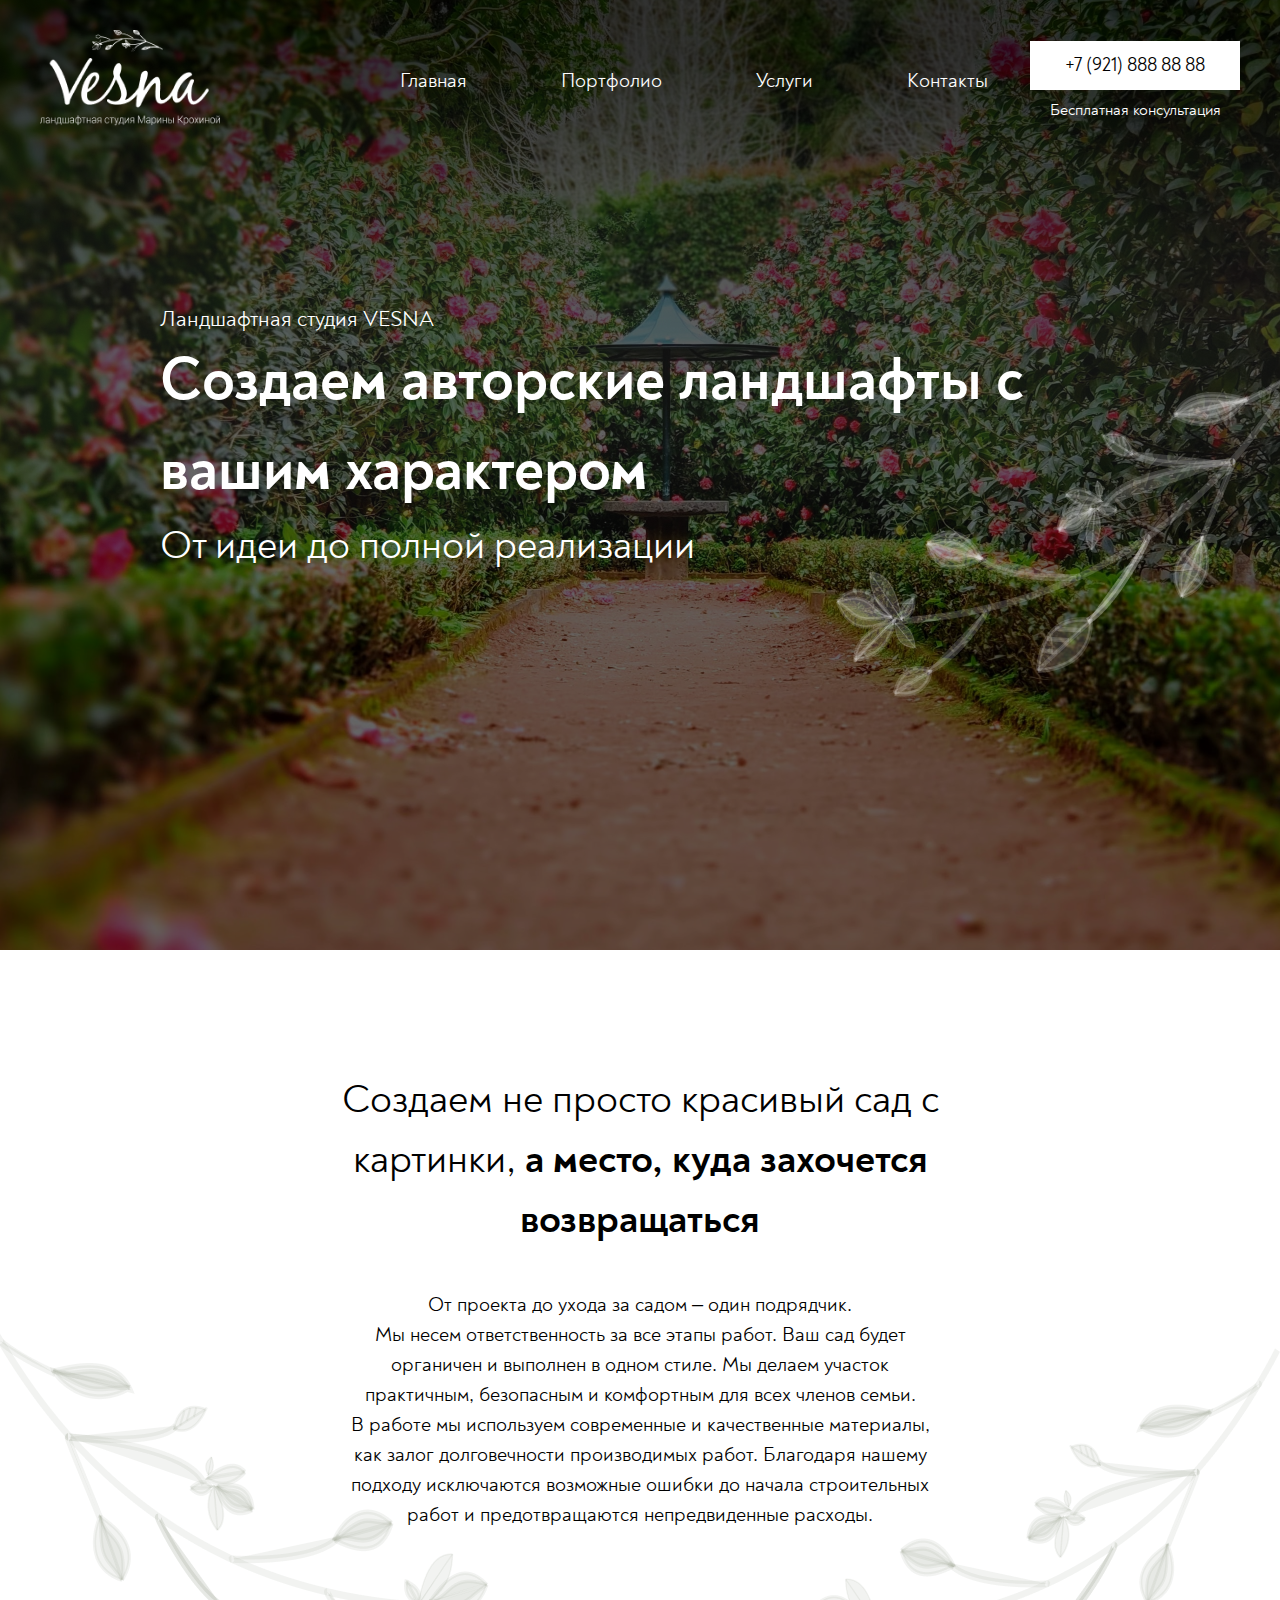
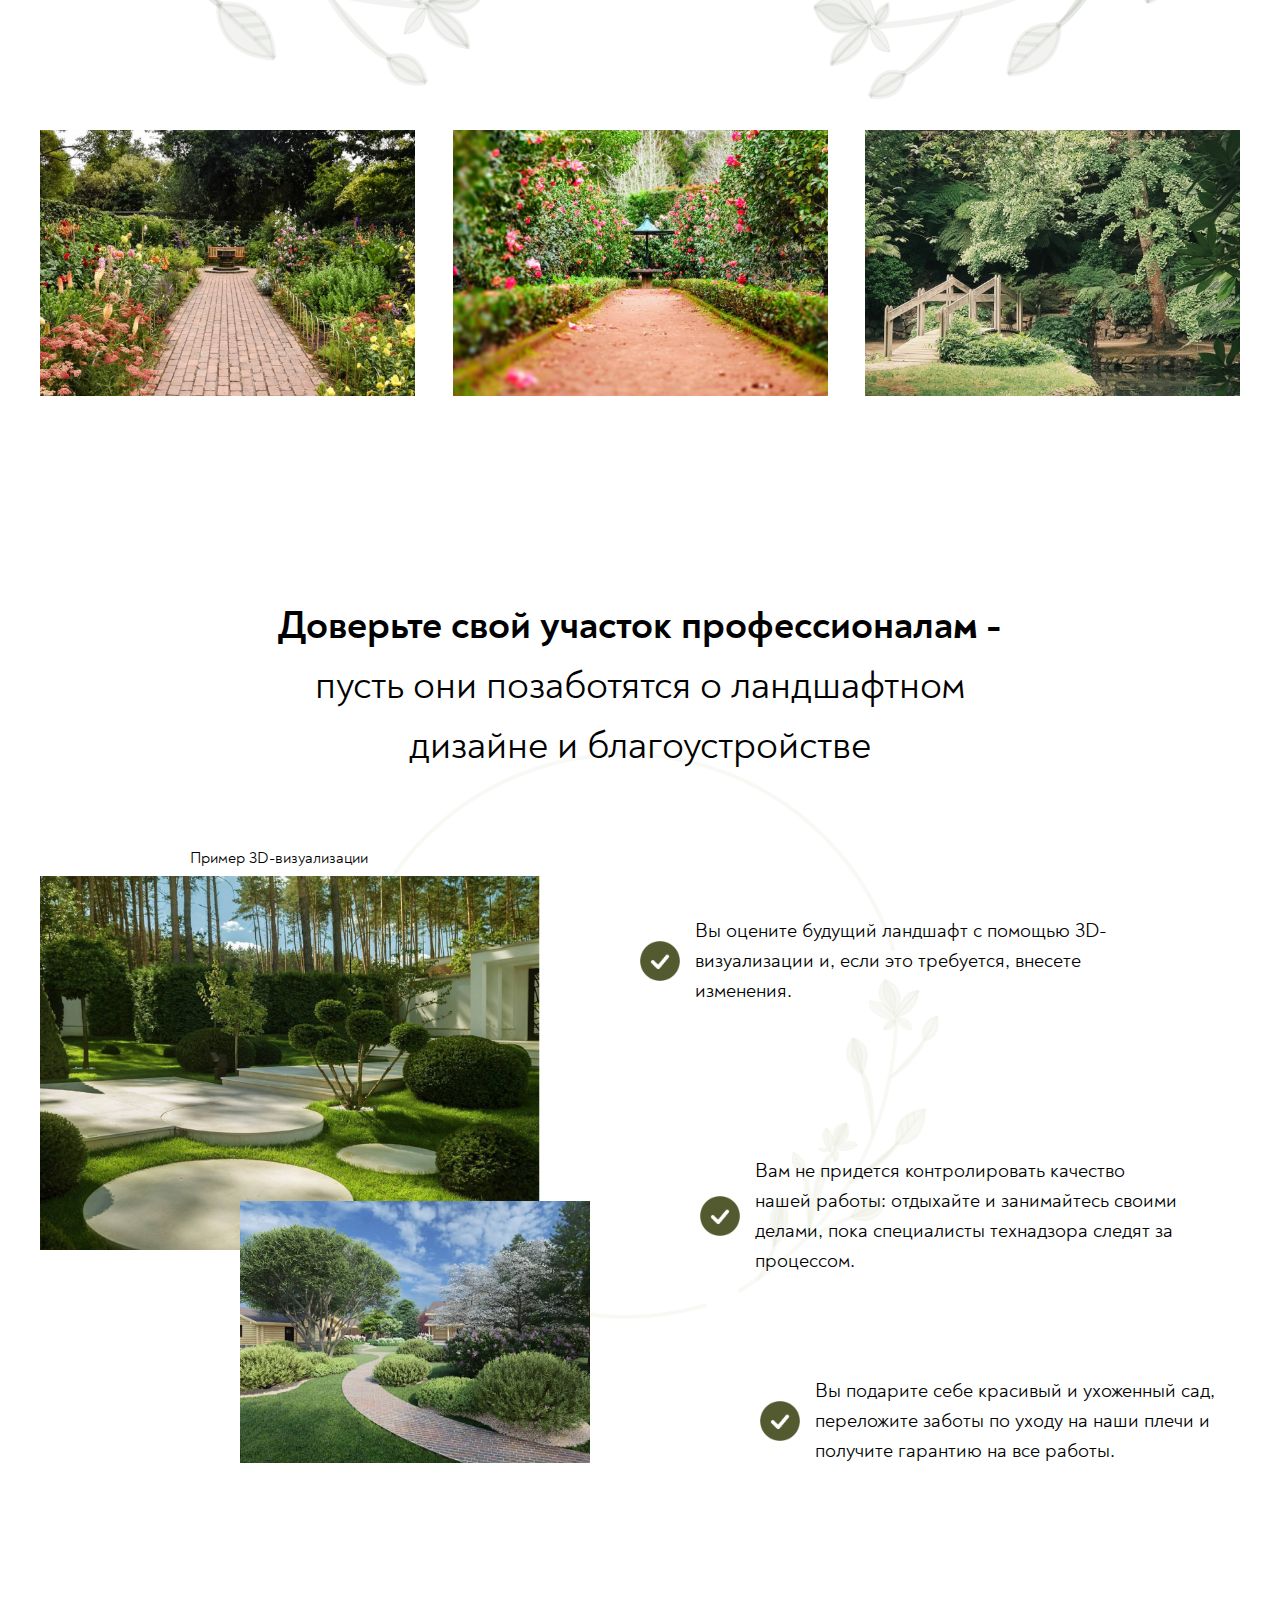
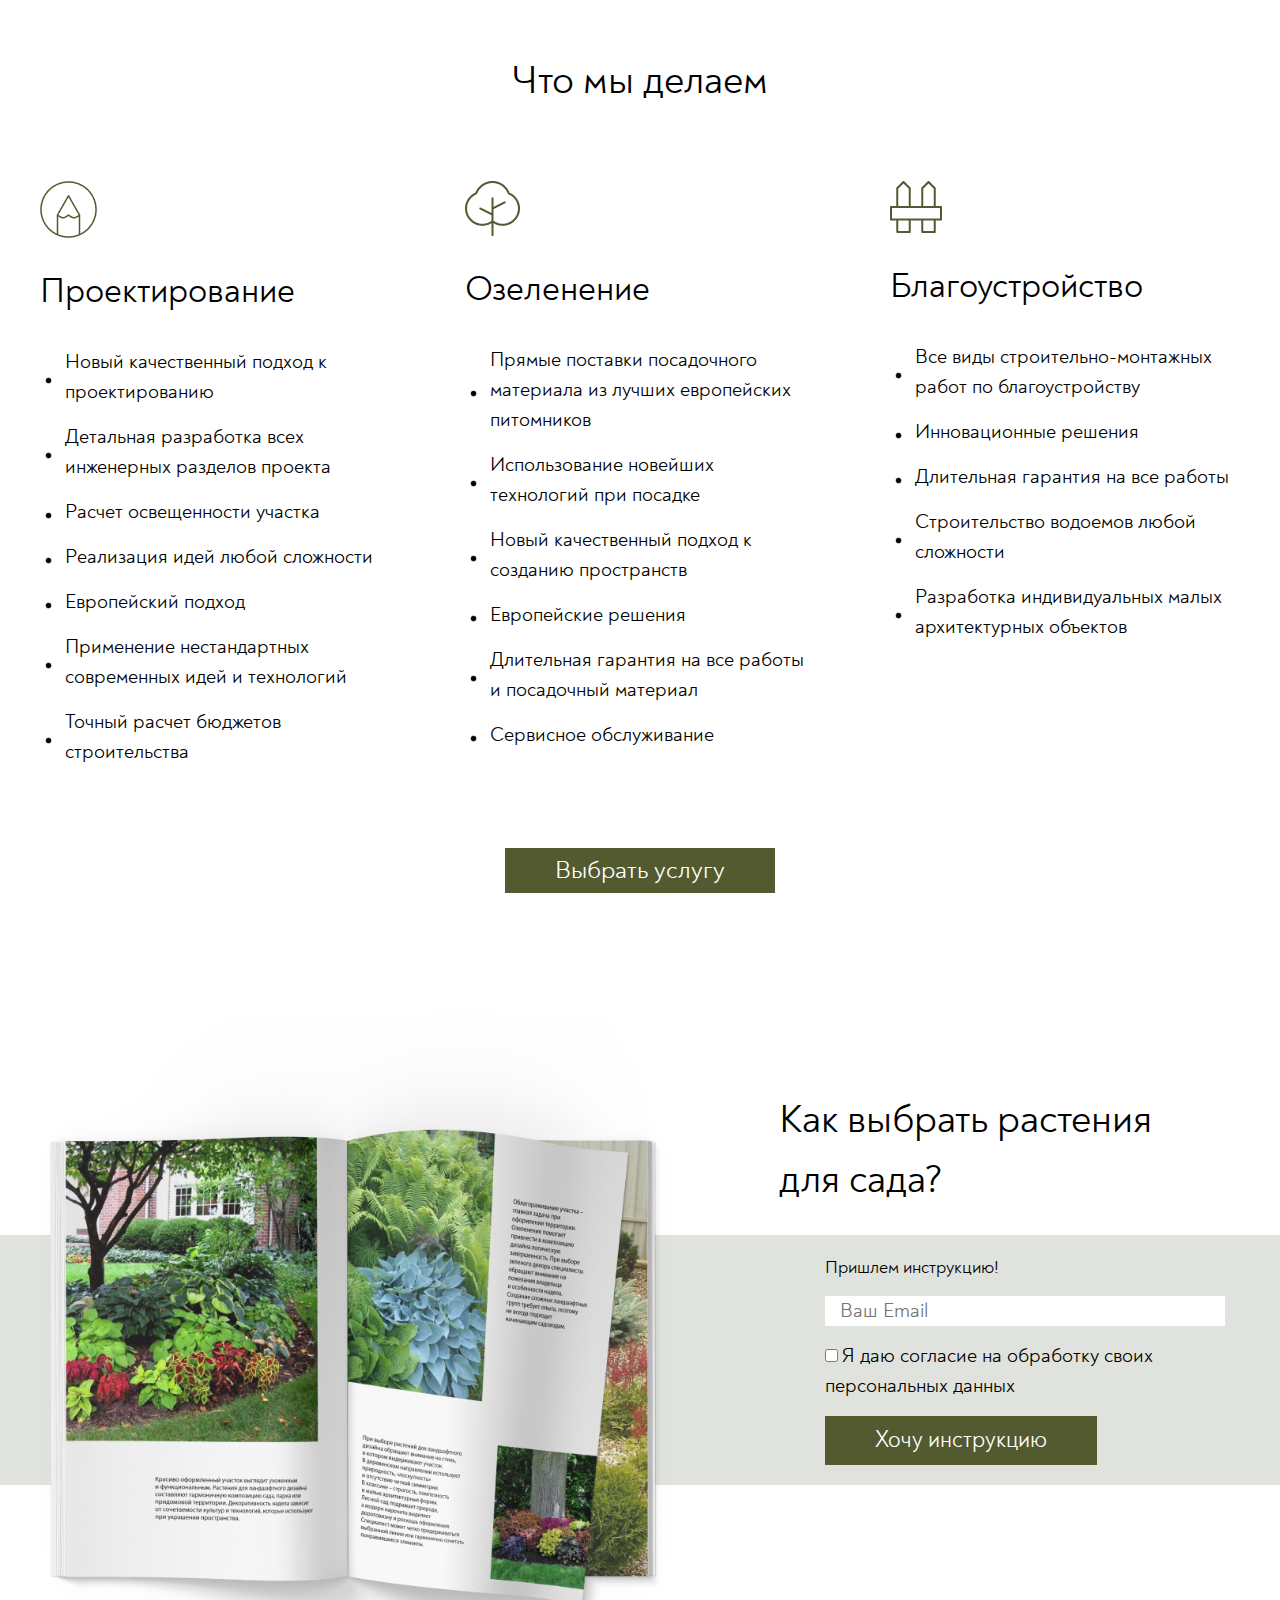
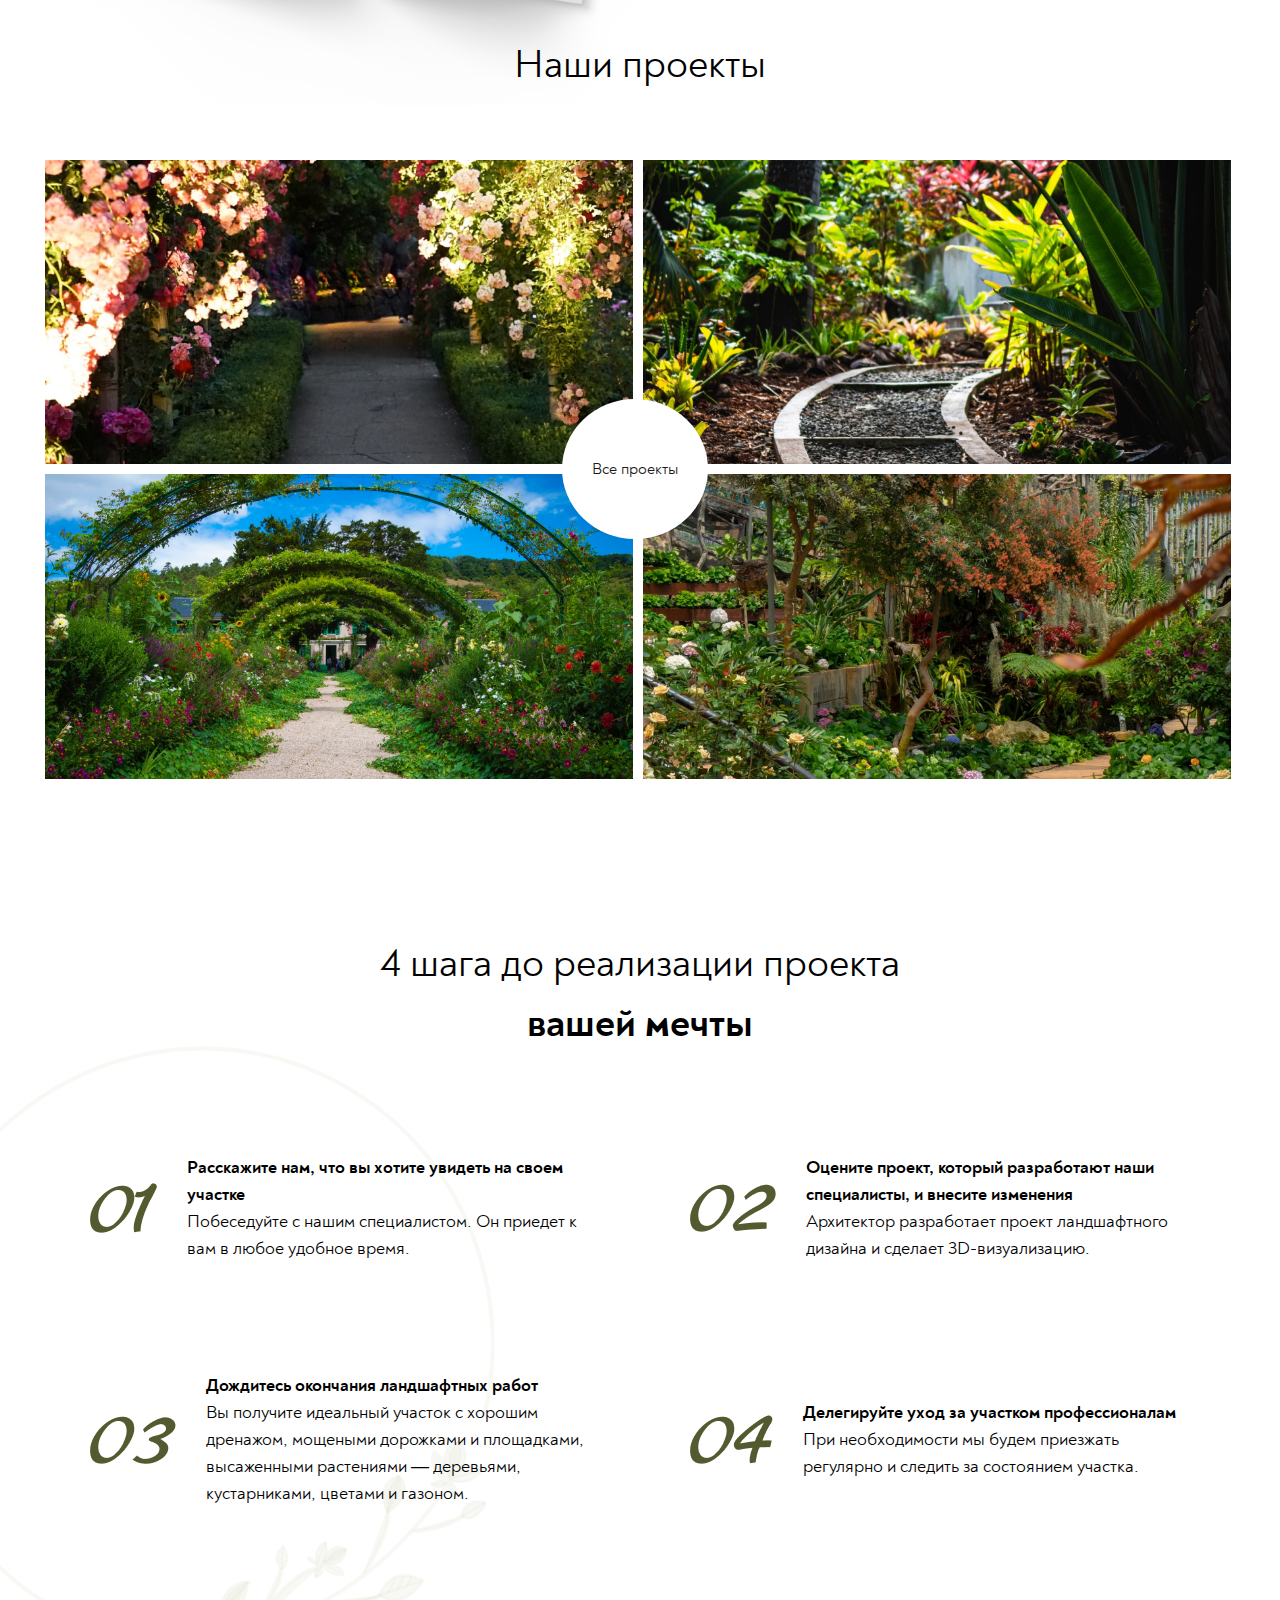
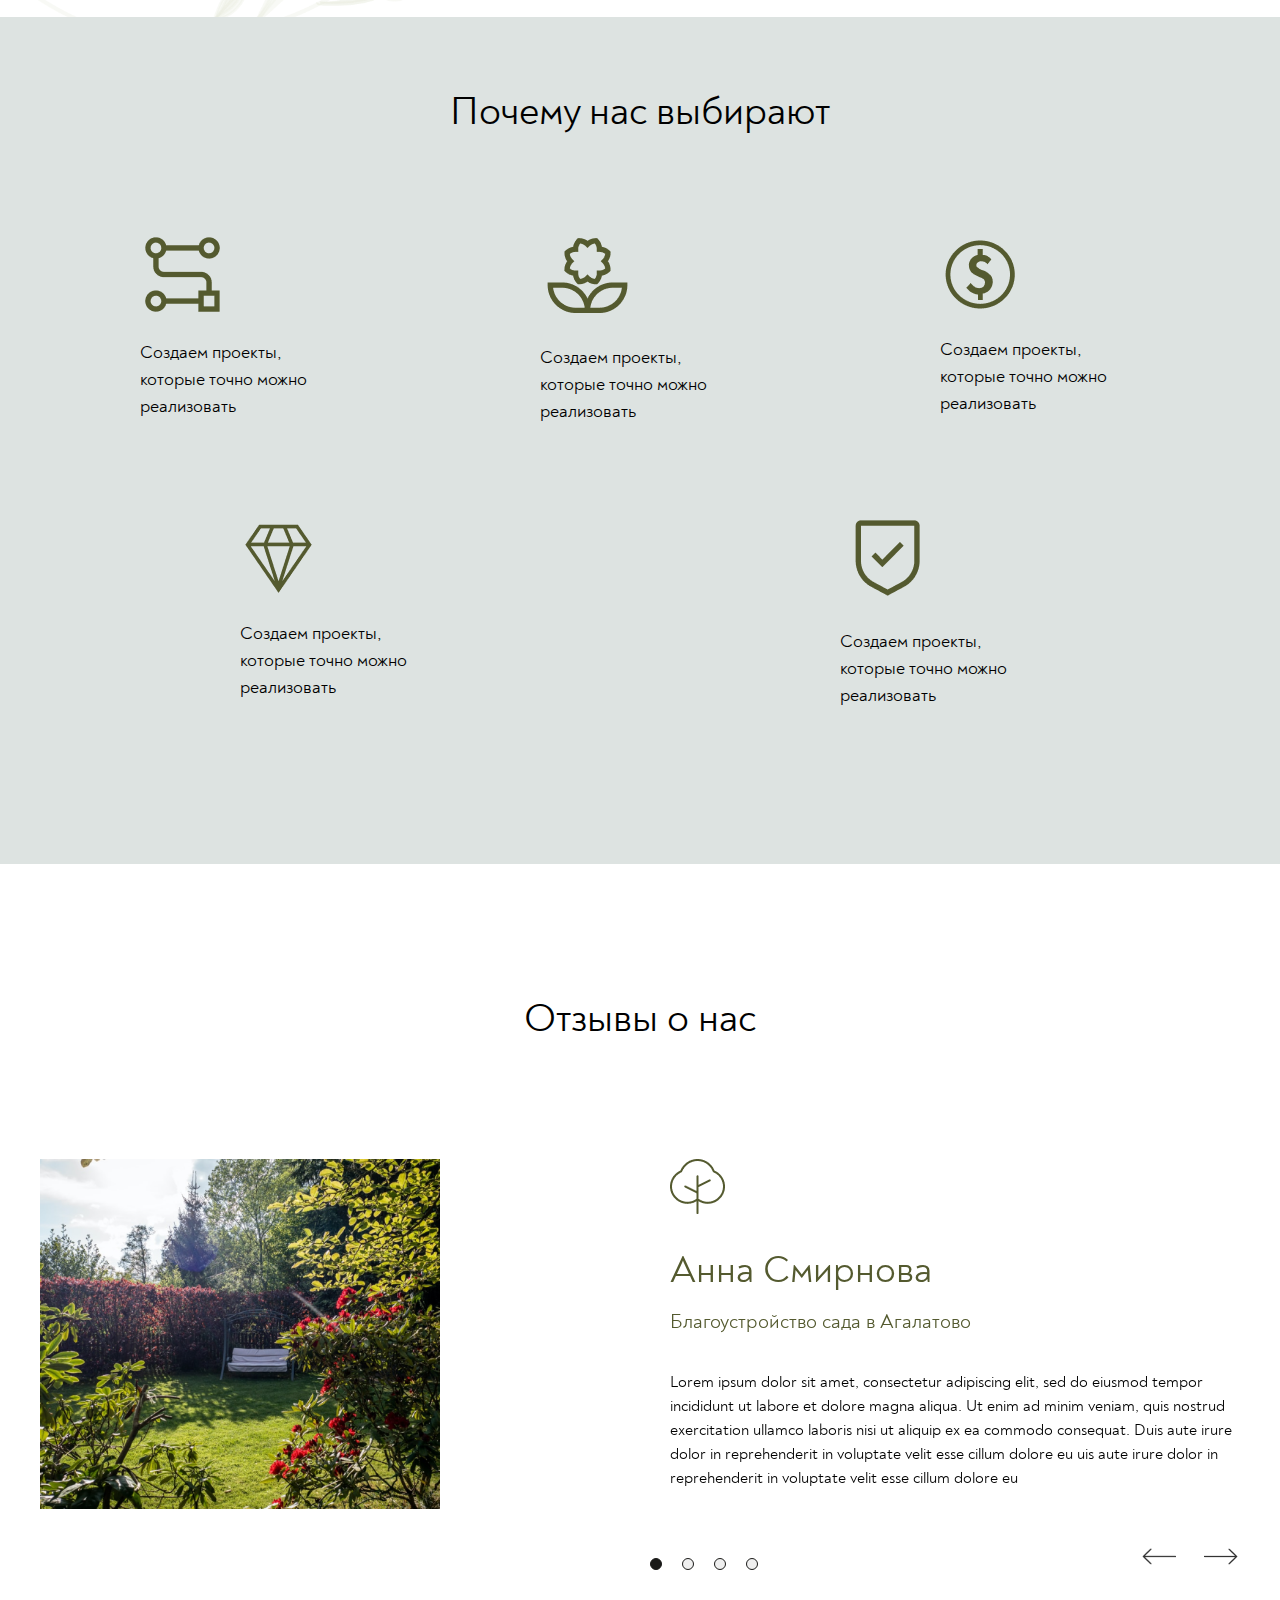
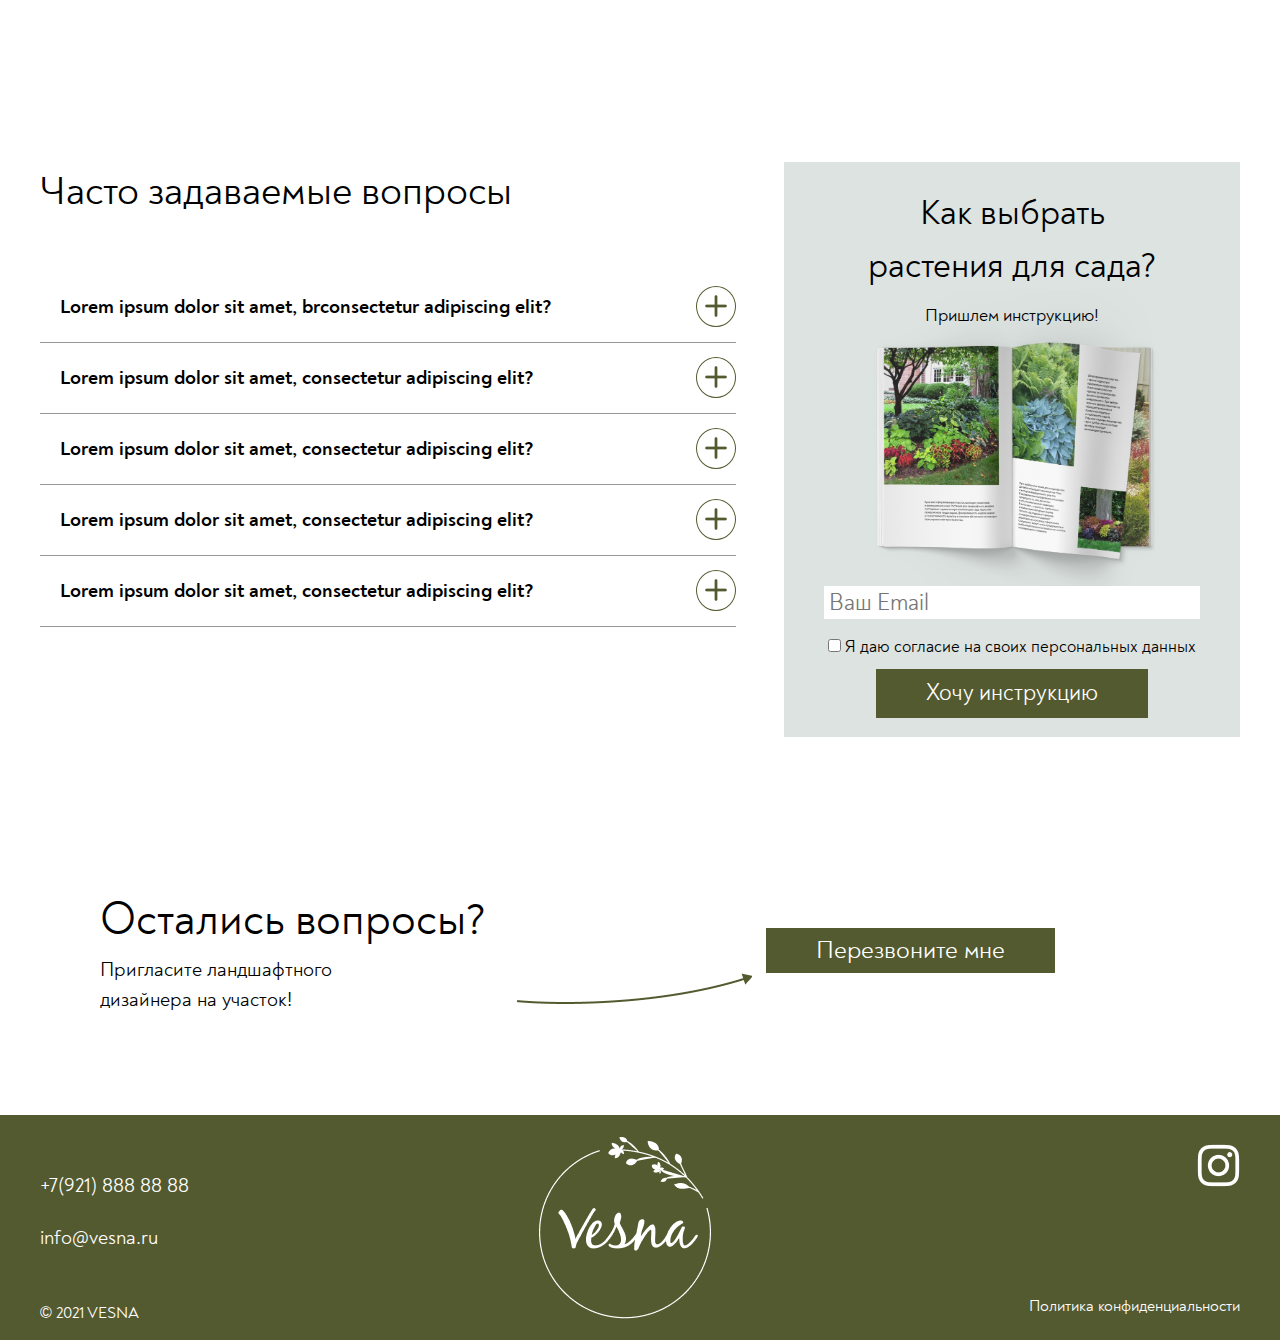
<file: index.html>
<!DOCTYPE html>
<html lang="ru">
  <head>
    <meta charset="UTF-8" />
    <meta http-equiv="X-UA-Compatible" content="IE=edge" />
    <meta name="viewport" content="width=device-width, initial-scale=1.0" />
    <title>Главная</title>
    <link rel="stylesheet" href="./styles/style.css" />
    <link rel="stylesheet" href="./styles/media.css" />
    <link rel="stylesheet" href="./slick/slick.css" />
    <link rel="stylesheet" href="./styles/magnific-popup.css">
  </head>
  <body>
    <!-- HEADER SECTION  -->
     <section class="header_section">
      <div class="container">
        <header>
          <div class="logo_box"><img src="./images/icons/logo_white.png" alt="logo" /></div>
          <div class="header__burger">
            <span></span>
          </div>
          <div class="header__menu">
          <nav>
            <ul>
              <li><a class = "disabled" href="">Главная</a></li>
              <li><a href="./portfolio.html">Портфолио</a></li>
              <li><a href="./services.html">Услуги</a></li>
              <li><a class = "last_child" href="./contacts.html">Контакты</a></li>
            </ul>
          </nav>
          <div class="nav_links">
            <a class="number_link" href="tel:+7(921)8888888">+7 (921) 888 88 88</a>
            <a class="text_link" href="#consultation_form">Бесплатная консультация</a>
          </div>
        </div>
        </header>
        <div class="title_part">
          <span>Ландшафтная студия VESNA</span>
          <h1>Создаем авторские ландшафты с вашим характером</h1>
          <h2>От идеи до полной реализации</h2>
        </div>
      </div>
      <img class="left_branch" src="./images/background/Layer1002.png" alt="left branch" />

      <div class="wrap_order">
      <div class="order_consultation" >
        <form id = "consultation_form" class = "test">
            <div class="wrapper" >
              <h2>Закажите консультацию</h2>
              <p>Менеджер перезвонит Вам в ближайшее время</p>
            <input type="text" class = "name" placeholder="Ваше имя">
            <input class = "num_input" type="text" placeholder="+7(___) ___ __ __">
            <div class="input_block">
              <input type="checkbox" id="access" name="access" />
              <label for="access">Я даю согласие на обработку своих персональных данных</label>
            </div>
            <div class="submit_input_block">
              <input class = "sub_input" type="submit" value="Перезвоните мне">
            </div>
          </div>
          <img class = "top_branch"src="./images/background/top_branch.png" alt="branch">
          <img class = "bottom_branch"src="./images/background/bottom_branch.png" alt="branch">
          </form>
        </div>
      </div>
    </section>
    <!-- HEADER SECTION  -->

    <!-- PLACE SECTION -->
     <section class="place_section">
      <div class="container">
        <div class="text_block">
          <h3>Создаем не просто красивый сад с картинки, <span>а место, куда захочется возвращаться</span></h3>
          <p>
            От проекта до ухода за садом – один подрядчик. <br />
            Мы несем ответственность за все этапы работ. Ваш сад будет органичен и выполнен в одном стиле. Мы делаем
            участок практичным, безопасным и комфортным для всех членов семьи.
            <br />
            В работе мы используем современные и качественные материалы, как залог долговечности производимых работ.
            Благодаря нашему подходу исключаются возможные ошибки до начала строительных работ и предотвращаются
            непредвиденные расходы.
          </p>
        </div>
      </div>
      <img class="left_branch" src="./images/background/left.png" alt="left branch" />
      <img class="right_branch" src="./images/background/right.png" alt="right branch" />
      <div class="container">
        <div class="img_block">
          <img src="./images/background/Rectangle_102.png" alt="garden" />
          <img src="./images/background/Rectangle_103.png" alt="garden" />
          <img src="./images/background/Rectangle_104.png" alt="garden" />
        </div>
      </div>
    </section>
    <!-- PLACE SECTION -->

    <!-- PROFFESSIONAL SECTION  -->
    <section class="proffessional_section">
      <div class="container">
        <div class="text_block">
          <h3>
            <span> Доверьте свой участок профессионалам - </span> пусть они позаботятся о ландшафтном дизайне и
            благоустройстве
          </h3>
        </div>
        <div class="wrap">
          <div class="img_content ">
            <span>Пример 3D-визуализации</span>
            <img class="first_img" src="./images/img/image_5.png" alt="3D example" />
            <img class="second_img" src="./images/img/image_6.png" alt="3D example" />
        </div>
          <div class="list_content">
            <ul>
              <li class="li_f">
                <img src="./images/icons/Vector.png" alt="Tick" />
                <p>Вы оцените будущий ландшафт с помощью 3D-визуализации и, если это требуется, внесете изменения.</p>
              </li>
              <li class="li_s">
                <img src="./images/icons/Vector.png" alt="Tick" />
                <p>
                  Вам не придется контролировать качество нашей работы: отдыхайте и занимайтесь своими делами, пока
                  специалисты технадзора следят за процессом.
                </p>
              </li>
              <li class="li_t">
                <img src="./images/icons/Vector.png" alt="Tick" />
                <p>
                  Вы подарите себе красивый и ухоженный сад, переложите заботы по уходу на наши плечи и получите
                  гарантию на все работы.
                </p>
              </li>
            </ul>
          </div>
        </div>
      </div>
    </section>
    <!-- PROFFESSIONAL SECTION  -->

    <!-- WHAT WE DO SECTION  -->
    <section class="what_we_do_section">
      <div class="container">
        <div class="text_block">
          <h3>Что мы делаем</h3>
        </div>
        <div class="wrap">
          <div class="list_item">
            <div class="img_content">
              <img src="./images/img/pen.png" alt="pen" />
            </div>
            <h4>Проектирование</h4>
            <ul>
              <li>Новый качественный подход к проектированию</li>
              <li>Детальная разработка всех инженерных разделов проекта</li>
              <li>Расчет освещенности участка</li>
              <li>Реализация идей любой сложности</li>
              <li>Европейский подход</li>
              <li>Применение нестандартных современных идей и технологий</li>
              <li>Точный расчет бюджетов строительства</li>
            </ul>
          </div>
          <div class="list_item">
            <div class="img_content">
              <img src="./images/img/tree.png" alt="tree" />
            </div>
            <h4>Озеленение</h4>
            <ul>
              <li>Прямые поставки посадочного материала из лучших европейских питомников</li>
              <li>Использование новейших технологий при посадке</li>
              <li>Новый качественный подход к созданию пространств</li>
              <li>Европейские решения</li>
              <li>Длительная гарантия на все работы и посадочный материал</li>
              <li>Сервисное обслуживание</li>
            </ul>
          </div>
          <div class="list_item">
            <div class="img_content">
              <img src="./images/img/fence.png" alt="fence" />
            </div>
            <h4>Благоустройство</h4>
            <ul>
              <li>Все виды строительно-монтажных работ по благоустройству</li>
              <li>Инновационные решения</li>
              <li>Длительная гарантия на все работы</li>
              <li>Строительство водоемов любой сложности</li>
              <li>Разработка индивидуальных малых архитектурных объектов</li>
            </ul>
          </div>
        </div>
        <div class="green_btn">
          <a href="./services.html">Выбрать услугу</a>
        </div>
      </div>
    </section>
    <!-- WHAT WE DO SECTION  -->

    <!-- HOW ORDER SECTION  -->
    <section class="how_order_section">
      <div class="text_block">
        <h3>
          Как выбрать растения <br />
          для сада?
        </h3>
      </div>
      <div class="background_block">
        <img src="./images/img/журнал21.png" alt="magazine" />
        <div class="form_block">
          <span>Пришлем инструкцию!</span>
          <form name="email" method="post" action="#">
            <input class="your_email" type="text" placeholder="Ваш Email" /> <br />
            <input type="checkbox" id="access" name="access" />
            <label for="access">Я даю согласие на обработку своих персональных данных</label> <br />
            <input class="sub_input" type="submit" value="Хочу инструкцию" />
          </form>
        </div>
      </div>
    </section>
    <!-- HOW ORDER SECTION  -->

    <!-- OUR PROJECTS SECTION  -->
    <section class="our_projects_section">
      <div class="container">
        <div class="text_block">
          <h3>Наши проекты</h3>
        </div>
        <div class="img_block">
          <img src="./images/img/Rectangle_105.png" alt="garden" />
          <img src="./images/img/Rectangle_106.png" alt="garden" />
          <img src="./images/img/Rectangle_107.png" alt="garden" />
          <img src="./images/img/Rectangle_108.png" alt="garden" />
          <div class="fig_a">
            <a href="./portfolio.html">Все проекты</a>
          </div>
        </div>
      </div>
    </section>
    <!-- OUR PROJECTS SECTION  -->

    <!-- FOUR STEPS SECTION  -->
    <section class="four_steps_section">
      <div class="container">
        <div class="text_block">
          <h3>
            4 шага до реализации проекта <br />
            <span>вашей мечты</span>
          </h3>
        </div>
        <ul>
          <li>
            <img src="./images/icons/01.png" alt="1" />
            <p>
              <span>Расскажите нам, что вы хотите увидеть на своем участке</span>
              <br />
              Побеседуйте с нашим специалистом. Он приедет к вам в любое удобное время.
            </p>
          </li>
          <li>
            <img src="./images/icons/02.png" alt="2" />
            <p>
              <span>Оцените проект, который разработают наши специалисты, и внесите изменения</span> <br />
              Архитектор разработает проект ландшафтного дизайна и сделает 3D-визуализацию.
            </p>
          </li>
          <li>
            <img src="./images/icons/03.png" alt="3" />
            <p>
              <span>Дождитесь окончания ландшафтных работ</span> <br>
              Вы получите идеальный участок с хорошим дренажом, мощеными дорожками и площадками, высаженными растениями
              — деревьями, кустарниками, цветами и газоном.
            </p>
          </li>

          <li>
            <img src="./images/icons/04.png" alt="4" />
            <p>
              <span>Делегируйте уход за участком профессионалам</span> <br />
              При необходимости мы будем приезжать регулярно и следить за состоянием участка.
            </p>
          </li>
        </ul>
      </div>
    </section>
    <!-- FOUR STEPS SECTION  -->
    <!-- WHY WE SECTION  -->
    <section class="why_we_section">
      <div class="container">
        <div class="text_block">
          <h3>Почему нас выбирают</h3>
        </div>
        <ul>
          <li>
            <img src="./images/img/network.png" alt="network" />
            <p>Создаем проекты, которые точно можно реализовать</p>
          </li>
          <li>
            <img src="./images/img/cil_flower.png" alt="cil_flower" />
            <p>Создаем проекты, которые точно можно реализовать</p>
          </li>
          <li>
            <img src="./images/img/money.png" alt="money" />
            <p>Создаем проекты, которые точно можно реализовать</p>
          </li>
          <li>
            <img src="./images/img/diamond.png" alt="diamond" />
            <p>Создаем проекты, которые точно можно реализовать</p>
          </li>
          <li>
            <img src="./images/img/carbon_security.png" alt="carbon_security" />
            <p>Создаем проекты, которые точно можно реализовать</p>
          </li>
        </ul>
      </div>
    </section>
    <!-- WHY WE SECTION  -->
    <!-- FEEDBACK SECTION -->
    <section class="feedback_section">
      <div class="container">
        <div class="text_block">
          <h3>Отзывы о нас</h3>
        </div>
        <div class="slider_feedback">
          <div class="slider_item">
            <img class="garden_img" src="./images/img/feedback.png" alt="garden" />
            <div class="text_content">
              <img src="./images/img/tree.png" alt="tree" />
              <h4>Анна Смирнова</h4>
              <span>Благоустройство сада в Агалатово</span>
              <p>
                Lorem ipsum dolor sit amet, consectetur adipiscing elit, sed do eiusmod tempor incididunt ut labore et
                dolore magna aliqua. Ut enim ad minim veniam, quis nostrud exercitation ullamco laboris nisi ut aliquip
                ex ea commodo consequat. Duis aute irure dolor in reprehenderit in voluptate velit esse cillum dolore eu
                uis aute irure dolor in reprehenderit in voluptate velit esse cillum dolore eu
              </p>
            </div>
          </div>
          <div class="slider_item green_background">
            <img class="garden_img" src="./images/img/feedback.png" alt="garden" />
            <div class="text_content">
              <img src="./images/img/tree.png" alt="tree" />
              <h4>Анна Смирнова</h4>
              <span>Благоустройство сада в Агалатово</span>
              <p>
                Lorem ipsum dolor sit amet, consectetur adipiscing elit, sed do eiusmod tempor incididunt ut labore et
                dolore magna aliqua. Ut enim ad minim veniam, quis nostrud exercitation ullamco laboris nisi ut aliquip
                ex ea commodo consequat. Duis aute irure dolor in reprehenderit in voluptate velit esse cillum dolore eu
                uis aute irure dolor in reprehenderit in voluptate velit esse cillum dolore eu
              </p>
            </div>
          </div>
          <div class="slider_item">
            <img class="garden_img" src="./images/img/feedback.png" alt="garden" />
            <div class="text_content">
              <img src="./images/img/tree.png" alt="tree" />
              <h4>Анна Смирнова</h4>
              <span>Благоустройство сада в Агалатово</span>
              <p>
                Lorem ipsum dolor sit amet, consectetur adipiscing elit, sed do eiusmod tempor incididunt ut labore et
                dolore magna aliqua. Ut enim ad minim veniam, quis nostrud exercitation ullamco laboris nisi ut aliquip
                ex ea commodo consequat. Duis aute irure dolor in reprehenderit in voluptate velit esse cillum dolore eu
                uis aute irure dolor in reprehenderit in voluptate velit esse cillum dolore eu
              </p>
            </div>
          </div>
          <div class="slider_item green_background">
            <img class="garden_img" src="./images/img/feedback.png" alt="garden" />
            <div class="text_content">
              <img src="./images/img/tree.png" alt="tree" />
              <h4>Анна Смирнова</h4>
              <span>Благоустройство сада в Агалатово</span>
              <p>
                Lorem ipsum dolor sit amet, consectetur adipiscing elit, sed do eiusmod tempor incididunt ut labore et
                dolore magna aliqua. Ut enim ad minim veniam, quis nostrud exercitation ullamco laboris nisi ut aliquip
                ex ea commodo consequat. Duis aute irure dolor in reprehenderit in voluptate velit esse cillum dolore eu
                uis aute irure dolor in reprehenderit in voluptate velit esse cillum dolore eu
              </p>
            </div>
          </div>
        </div>
      </div>
    </section>
    <!-- FEEDBACK SECTION -->
    <!-- FAQ QUESTIONS SECTION -->
    <section class="faq_section">
      <div class="container">
        <div class="wrap">
        <div class="faq_block">
          <div class="text_block">
            <h3>Часто задаваемые вопросы</h3>
          </div>
        <div class="accordion">
          <div class="accordion_item">
            <input class="accordion-item_input" type="radio" name="accordion-item_input" id="accordion-1" />
            <label class="accordion-item_trigger" for="accordion-1"><span>Lorem ipsum dolor sit amet, brconsectetur adipiscing elit?</span></label>
            <div class="accordion-item_content"><p>Lorem ipsum dolor sit amet, consectetur adipiscing elit, sed do eiusmod tempor incididunt ut labore et dolore magna aliqua. Ut enim ad minim veniam, quis nostrud exercitation ullamco laboris nisi ut aliquip ex e</p></div>
          </div>
          <div class="accordion_item">
            <input class="accordion-item_input" type="radio" name="accordion-item_input" id="accordion-2" />
            <label class="accordion-item_trigger" for="accordion-2"><span>Lorem ipsum dolor sit amet, consectetur adipiscing elit?</span></label>
            <div class="accordion-item_content"><p>Lorem ipsum dolor sit amet, consectetur adipiscing elit, sed do eiusmod tempor incididunt ut labore et dolore magna aliqua. Ut enim ad minim veniam, quis nostrud exercitation ullamco laboris nisi ut aliquip ex e</p></div>
          </div>
          <div class="accordion_item">
            <input class="accordion-item_input" type="radio" name="accordion-item_input" id="accordion-3" />
            <label class="accordion-item_trigger" for="accordion-3"><span>Lorem ipsum dolor sit amet, consectetur adipiscing elit?</span></label>
            <div class="accordion-item_content"><p>Lorem ipsum dolor sit amet, consectetur adipiscing elit, sed do eiusmod tempor incididunt ut labore et dolore magna aliqua. Ut enim ad minim veniam, quis nostrud exercitation ullamco laboris nisi ut aliquip ex e</p></div>
          </div>
          <div class="accordion_item">
            <input class="accordion-item_input" type="radio" name="accordion-item_input" id="accordion-4" />
            <label class="accordion-item_trigger" for="accordion-4"><span>Lorem ipsum dolor sit amet, consectetur adipiscing elit?</span></label>
            <div class="accordion-item_content"><p>Lorem ipsum dolor sit amet, consectetur adipiscing elit, sed do eiusmod tempor incididunt ut labore et dolore magna aliqua. Ut enim ad minim veniam, quis nostrud exercitation ullamco laboris nisi ut aliquip ex e</p></div>
          </div>
          <div class="accordion_item">
            <input class="accordion-item_input" type="radio" name="accordion-item_input" id="accordion-5" />
            <label class="accordion-item_trigger" for="accordion-5"><span>Lorem ipsum dolor sit amet, consectetur adipiscing elit?</span></label>
            <div class="accordion-item_content"><p>Lorem ipsum dolor sit amet, consectetur adipiscing elit, sed do eiusmod tempor incididunt ut labore et dolore magna aliqua. Ut enim ad minim veniam, quis nostrud exercitation ullamco laboris nisi ut aliquip ex e</p></div>
          </div>
        </div>
      </div>
      <div class="how_order_block">
        <h4>Как выбрать <br> растения для сада?</h4>
        <span>Пришлем инструкцию!</span>
        <img src="./images/img/журнал21.png" alt="magazine">
        <div class="form_block">
          <form name="email" method="post" action="#">
            <input class="your_email" type="text" placeholder="Ваш Email" /> <br />
            <input type="checkbox" id="access" name="access" />
            <label class = "access_label" for="access">Я даю согласие на своих персональных данных</label> <br/>
            <input class="sub_input" type="submit" value="Хочу инструкцию" />
          </form>
        </div>

      </div>
    </div>
      </div>
    </section>
    <!-- FAQ QUESTIONS SECTION -->
    <!-- STILL QUESTIONS SECTION  -->
    <section class="still_questions_section">
      <div class="container">
        <div class="wrap">
        <div class="text_block">
          <h2>Остались вопросы?</h2>
          <p>Пригласите ландшафтного <br> дизайнера на участок!</p>
        </div>
        <div class="green_btn">
          <a href="./contacts.html">Перезвоните мне</a>
        </div>
      </div>
      </div>
    </section>
    <!-- STILL QUESTIONS SECTION  -->
    <!-- FOOTER -->
    <footer>
      <div class="container">
        <div class="wrap">
        <div class="contacts_block">
          <a class = "tel" href="tel:+7(921)8888888">+7(921) 888 88 88</a>
          <a class = "email" href="mailto:info@vesna.ru">info@vesna.ru</a>
          <span>© 2021 VESNA</span>
        </div>
        <div class="logo_block">
        <img  src="./images/icons/footer_icon.png" alt="logotype">
        </div>
        <div class="social_block">
          <a href="https://www.instagram.com/"><img src="./images/icons/insta.png" alt="instagram logotype"></a>
          <a href="#">Политика конфиденциальности</a>
        </div>
      </div>
      </div>
    </footer>
    <!-- FOOTER -->
    <a href="#" class = "back-to-top"></a>
    <script src="./script/jquery-1.11.0.min.js"></script>
    <script src="./script/jquery-migrate-1.2.1.min.js"></script>
    <script src="./script/jquery.magnific-popup.min.js"></script>
    <script src="./slick/slick.min.js"></script>
    <script src="./script/main.js"></script>
    <script src="./script/slider.js"></script>
  </body>
</html>
</file>
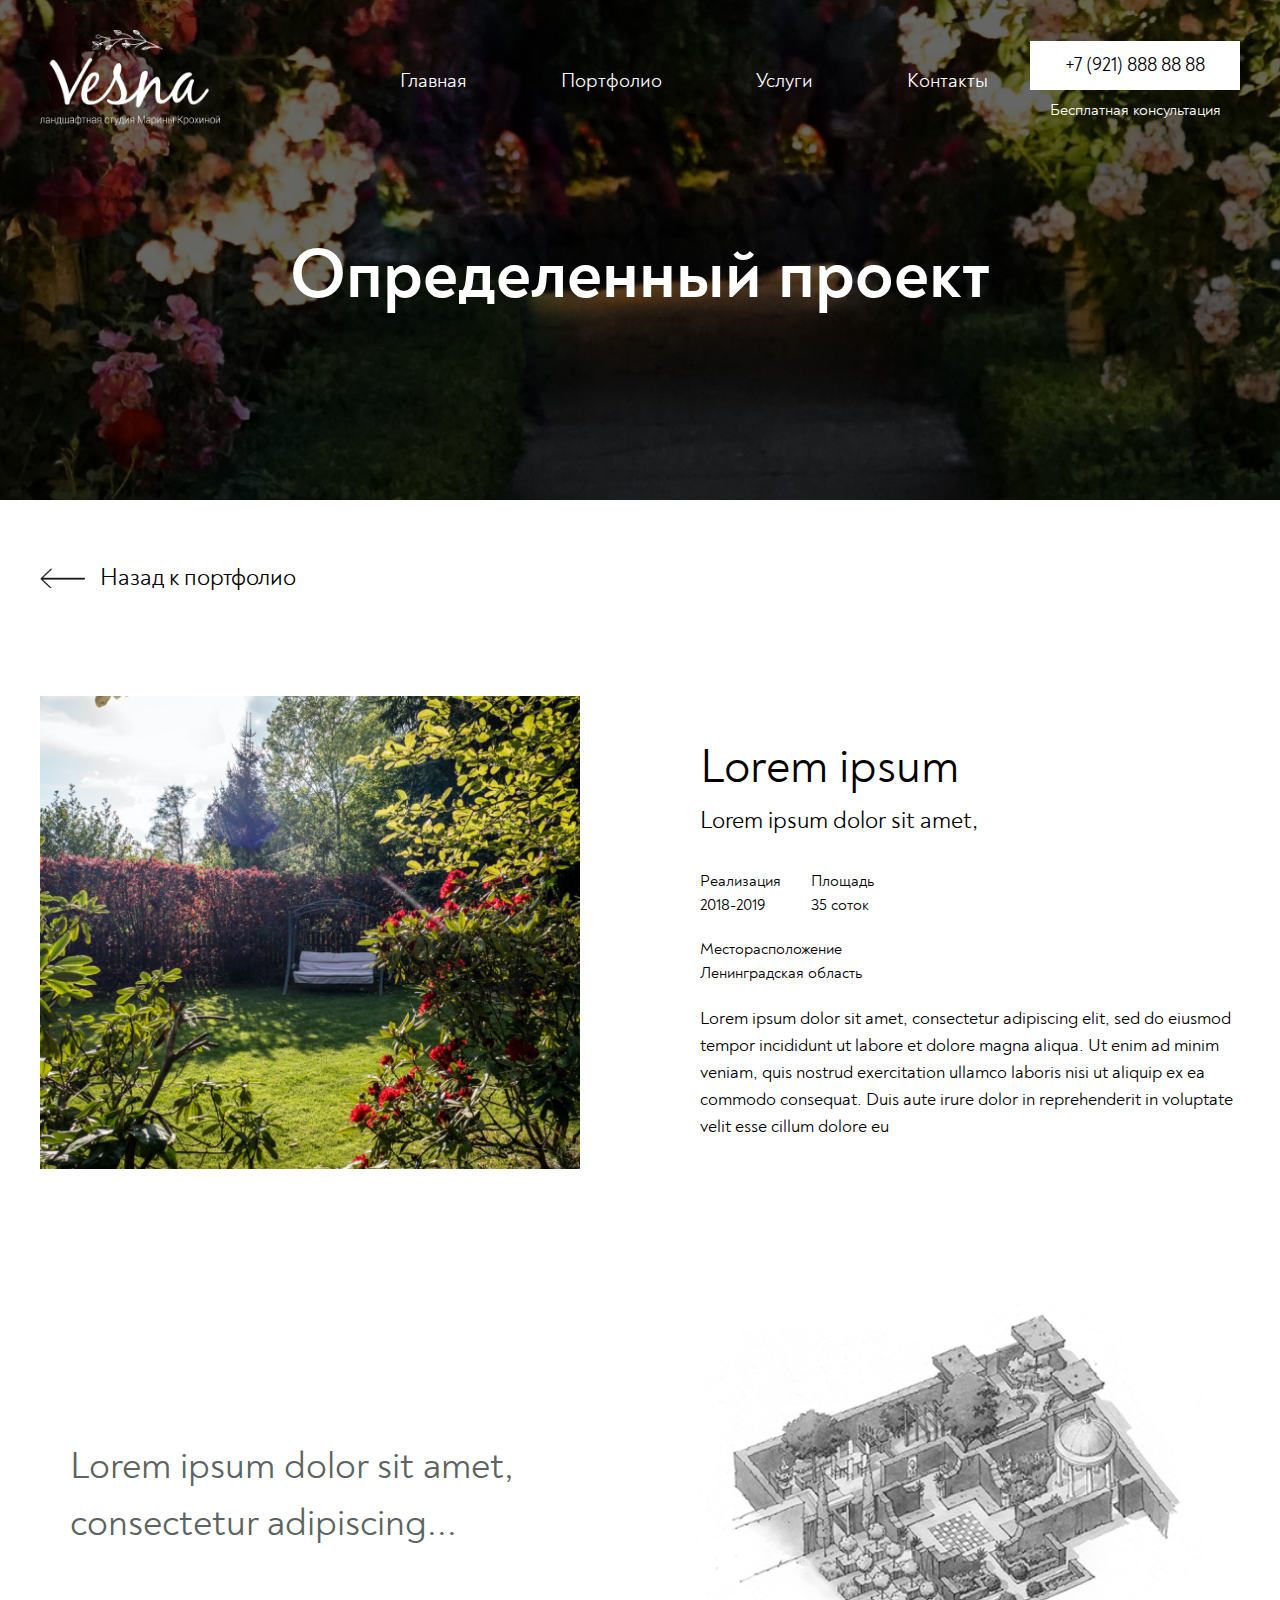
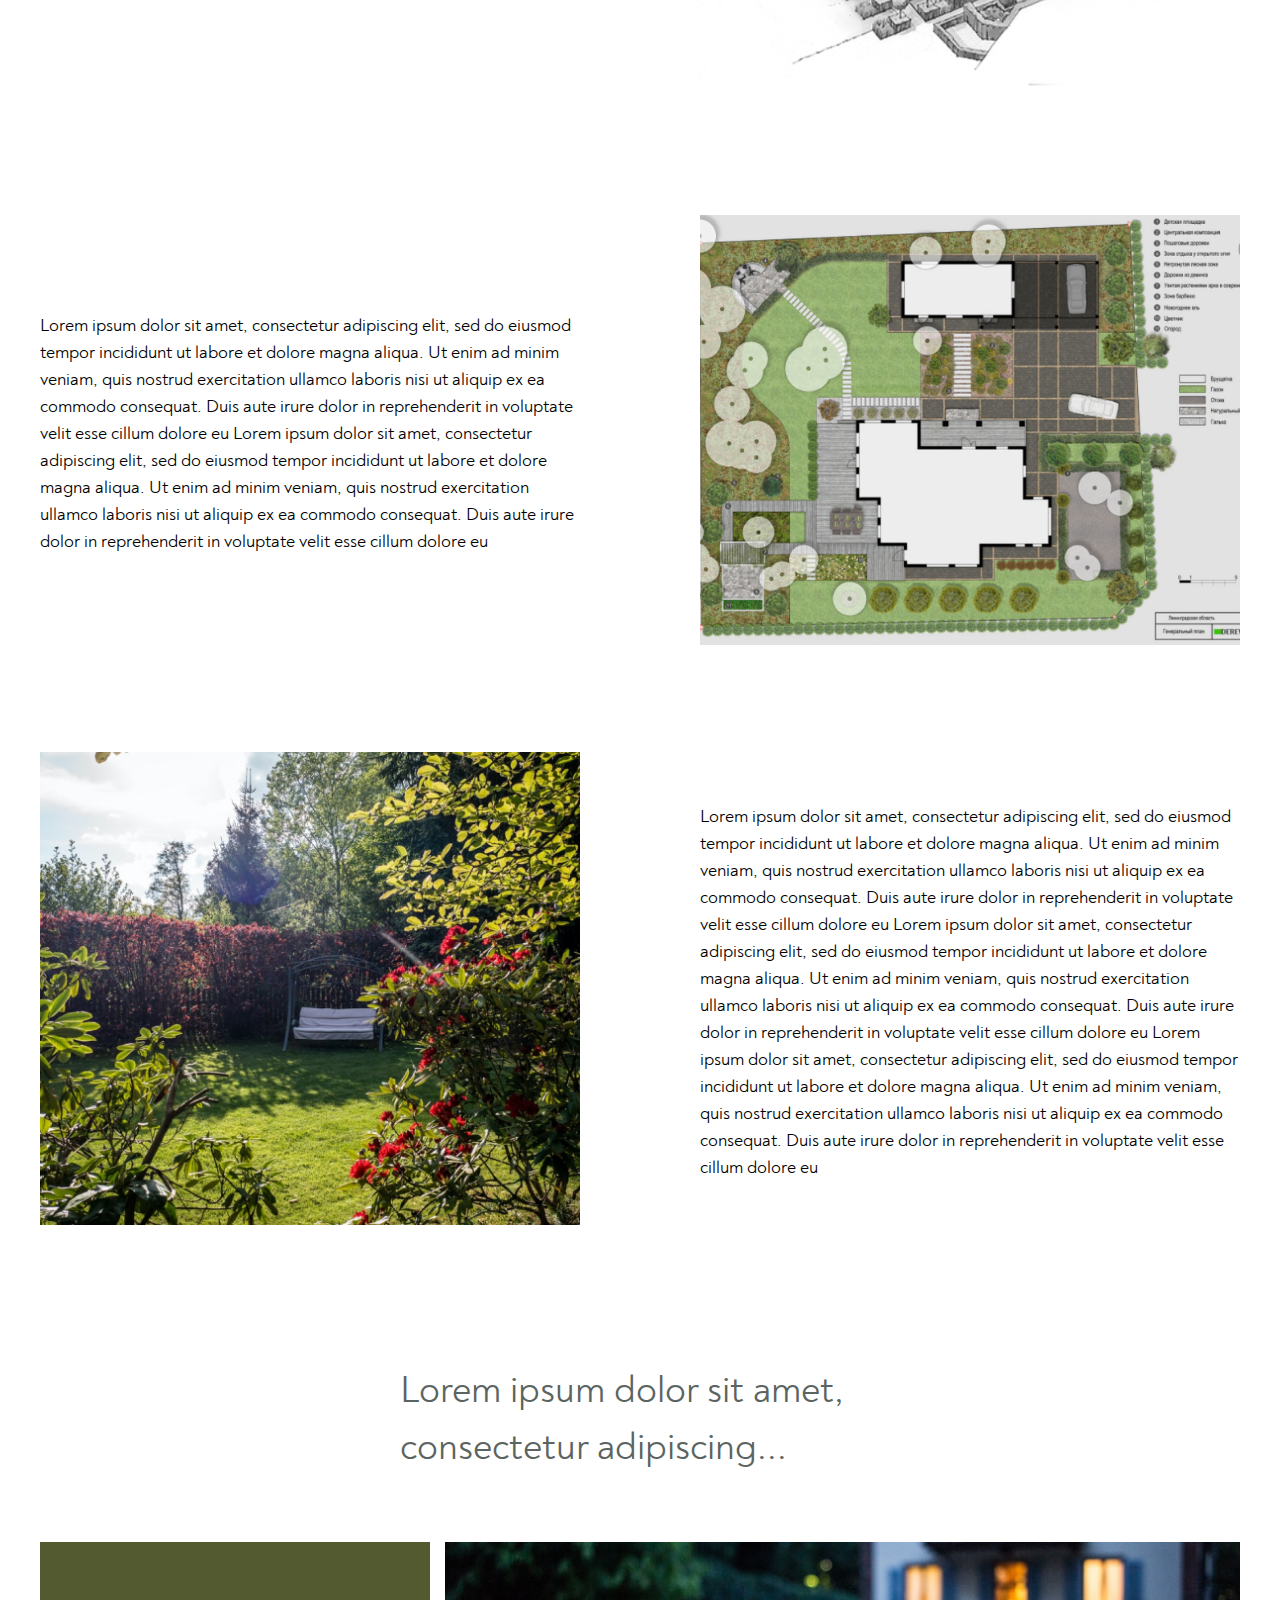
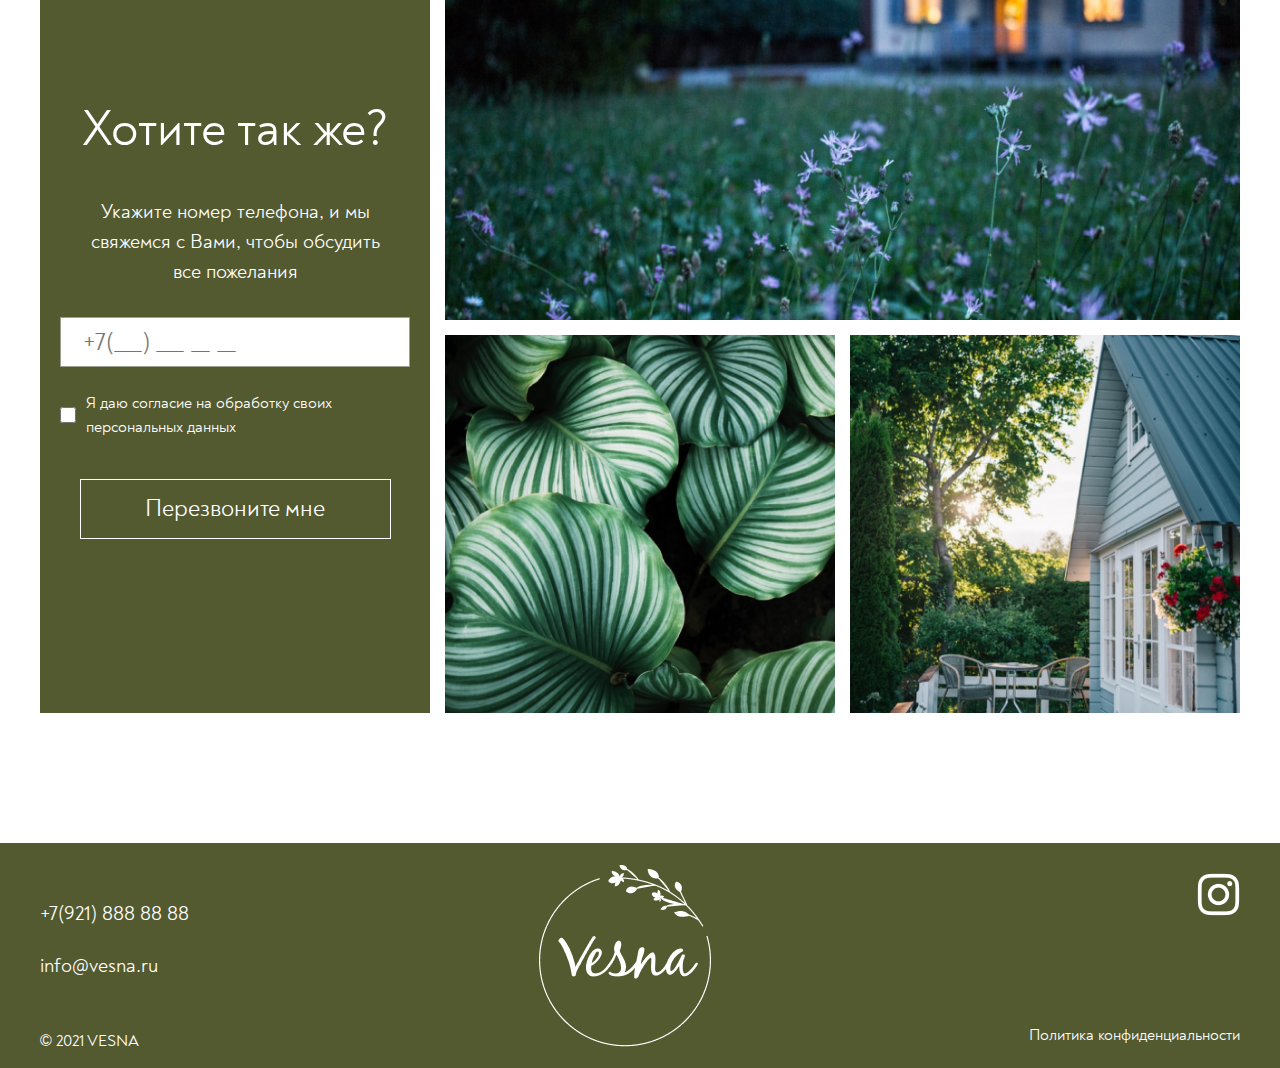
<file: certain_project.html>
<!DOCTYPE html>
<html lang="en">
<head>
  <meta charset="UTF-8">
  <meta http-equiv="X-UA-Compatible" content="IE=edge">
  <meta name="viewport" content="width=device-width, initial-scale=1.0">
  <title>Определенный проект</title>
  <link rel="stylesheet" href="./styles/certain_project.css">
  <link rel="stylesheet" href="./styles/certain_project_media.css">
  <link rel="stylesheet" href="./styles/magnific-popup.css">
</head>
<body>
  <section class="header_section">
    <div class="container">
      <header>
        <div class="logo_box"><a href="./index.html"><img src="./images/icons/logo_white.png" alt="logo" /></a></div>
        <div class="header__burger">
          <span></span>
        </div>
        <div class="header__menu">
        <nav>
          <ul>
            <li><a  href="./index.html">Главная</a></li>
            <li><a href="./portfolio.html">Портфолио</a></li>
            <li><a class = "disabled" href="">Услуги</a></li>
            <li><a class = "last_child"href="./contacts.html">Контакты</a></li>
          </ul>
        </nav>
        <div class="nav_links">
          <a class="number_link" href="tel:+7(921)8888888">+7 (921) 888 88 88</a>
          <a class="text_link" href="#consultation_form">Бесплатная консультация</a>
        </div>
      </div>
      </header>
      <div class="title_part">
        <h1>Определенный проект</h1>
      </div>
    </div>
    <div class="wrap_order">
      <div class="order_consultation" >
        <form id = "consultation_form" class = "test">
            <div class="wrapper" >
              <h2>Закажите консультацию</h2>
              <p>Менеджер перезвонит Вам в ближайшее время</p>
            <input type="text" class = "name" placeholder="Ваше имя">
            <input class = "num_input" type="text" placeholder="+7(___) ___ __ __">
            <div class="input_block">
              <input type="checkbox" id="access" name="access" />
              <label for="access">Я даю согласие на обработку своих персональных данных</label>
            </div>
            <div class="submit_input_block">
              <input class = "sub_input" type="submit" value="Перезвоните мне">
            </div>
          </div>
          <img class = "top_branch"src="./images/background/top_branch.png" alt="branch">
          <img class = "bottom_branch"src="./images/background/bottom_branch.png" alt="branch">
          </form>
        </div>
      </div>
  </section>
<!-- LINK BACK  -->
<div class="container">
  <div class="back-to-last-page">
    <a href="./portfolio.html">Назад к портфолио</a>
  </div>
</div>
 <!-- LINK BACK  -->
 <section class="information_section">
   <div class="container">
     <div class="wrapper">
       <div class="block reverse">
         <div class="img_part">
           <img src="./images/img/feedback.png" alt="garden">
         </div>
         <div class="text_part">
           <h2>Lorem ipsum</h2>
           <h3>Lorem ipsum dolor sit amet,</h3>
           <div class="wrap_small_text">
           <div class="small_text_part">
             <span>Реализация</span>
             <h4>2018-2019</h4>
           </div>
           <div class="small_text_part">
            <span>Площадь</span>
            <h4>35 соток</h4>
          </div>
        </div>
          <div class="small_text_part">
            <span>Месторасположение</span>
            <h4>Ленинградская область</h4>
          </div>
          <p>Lorem ipsum dolor sit amet, consectetur adipiscing elit, sed do eiusmod tempor incididunt ut labore et dolore magna aliqua. Ut enim ad minim veniam, quis nostrud exercitation ullamco laboris nisi ut aliquip ex ea commodo consequat. Duis aute irure dolor in reprehenderit in voluptate velit esse cillum dolore eu </p>
        </div>
       </div>

       <div class="block space_around">
         <div class="text_part">
           <p class = "second_p">Lorem ipsum dolor sit amet, consectetur adipiscing...</p>
          </div>
          <div class="img_part">
            <img src="./images/img/construct.png" alt="scheme">
          </div>
       </div>

       <div class="block">
        <div class="text_part">
          <p>Lorem ipsum dolor sit amet, consectetur adipiscing elit, sed do eiusmod tempor incididunt ut labore et dolore magna aliqua. Ut enim ad minim veniam, quis nostrud exercitation ullamco laboris nisi ut aliquip ex ea commodo consequat. Duis aute irure dolor in reprehenderit in voluptate velit esse cillum dolore eu  Lorem ipsum dolor sit amet, consectetur adipiscing elit, sed do eiusmod tempor incididunt ut labore et dolore magna aliqua. Ut enim ad minim veniam, quis nostrud exercitation ullamco laboris nisi ut aliquip ex ea commodo consequat. Duis aute irure dolor in reprehenderit in voluptate velit esse cillum dolore eu </p>
         </div>
         <div class="img_part">
           <img src="./images/img/map.png" alt="scheme">
         </div>
      </div>
      <div class="block reverse">
      <div class="img_part">
        <img src="./images/img/feedback.png" alt="garden">
      </div>
        <div class="text_part">
          <p>Lorem ipsum dolor sit amet, consectetur adipiscing elit, sed do eiusmod tempor incididunt ut labore et dolore magna aliqua. Ut enim ad minim veniam, quis nostrud exercitation ullamco laboris nisi ut aliquip ex ea commodo consequat. Duis aute irure dolor in reprehenderit in voluptate velit esse cillum dolore eu  Lorem ipsum dolor sit amet, consectetur adipiscing elit, sed do eiusmod tempor incididunt ut labore et dolore magna aliqua. Ut enim ad minim veniam, quis nostrud exercitation ullamco laboris nisi ut aliquip ex ea commodo consequat. Duis aute irure dolor in reprehenderit in voluptate velit esse cillum dolore eu Lorem ipsum dolor sit amet, consectetur adipiscing elit, sed do eiusmod tempor incididunt ut labore et dolore magna aliqua. Ut enim ad minim veniam, quis nostrud exercitation ullamco laboris nisi ut aliquip ex ea commodo consequat. Duis aute irure dolor in reprehenderit in voluptate velit esse cillum dolore eu </p>
         </div>
      </div>
     </div>
   </div>
 </section>

 <section class="example_work_section">
    <div class="container">
    <div class="text_content">
      <h3>Lorem ipsum dolor sit amet, consectetur adipiscing...</h3>
    </div>
    <div class="slider_gallery">
      <div class="slider_item form_item">
        <h2>Хотите так же?</h2>
        <p>Укажите номер телефона, и мы
          свяжемся с Вами, чтобы обсудить
          все пожелания</p>
          <form class = "want_form">
            <input class = "num_input" type="text" placeholder="+7(___) ___ __ __">
            <div class="input_block">
              <input type="checkbox" class="access" name="access" />
              <label for="access">Я даю согласие на обработку своих персональных данных</label>
            </div>
            <div class="submit_input_block">
              <input class = "sub_input" type="submit" value="Перезвоните мне">
          </div>
          </form>
      </div>
      <div class="slider_item item_none long_item">
        <img src="./images/gallery/Rectangle2115.png" alt="photo">
      </div>
      <div class="slider_item ">
        <img src="./images/gallery/Rectangle2113.png" alt="photo">
      </div>
      <div class="slider_item">
        <img src="./images/gallery/Rectangle2114.png" alt="photo">
      </div>
    </div>
  </div>
  </section>
<!-- FOOTER -->
<footer>
  <div class="container">
    <div class="wrap">
    <div class="contacts_block">
      <a class = "tel" href="tel:+7(921)8888888">+7(921) 888 88 88</a>
      <a class = "email" href="mailto:info@vesna.ru">info@vesna.ru</a>
      <span>© 2021 VESNA</span>
    </div>
    <div class="logo_block">
    <img  src="./images/icons/footer_icon.png" alt="logotype">
    </div>
    <div class="social_block">
      <a href="https://www.instagram.com/"><img src="./images/icons/insta.png" alt="instagram logotype"></a>
      <a href="#">Политика конфиденциальности</a>
    </div>
  </div>
  </div>
</footer>
<!-- FOOTER -->

  <a href="#" class = "back-to-top"></a>
    <script src="./script/jquery-1.11.0.min.js"></script>
    <script src="./script/jquery-migrate-1.2.1.min.js"></script>
    <script src="./script/jquery.magnific-popup.min.js"></script>
    <script src="./script/main.js"></script>
</body>
</html>
</file>
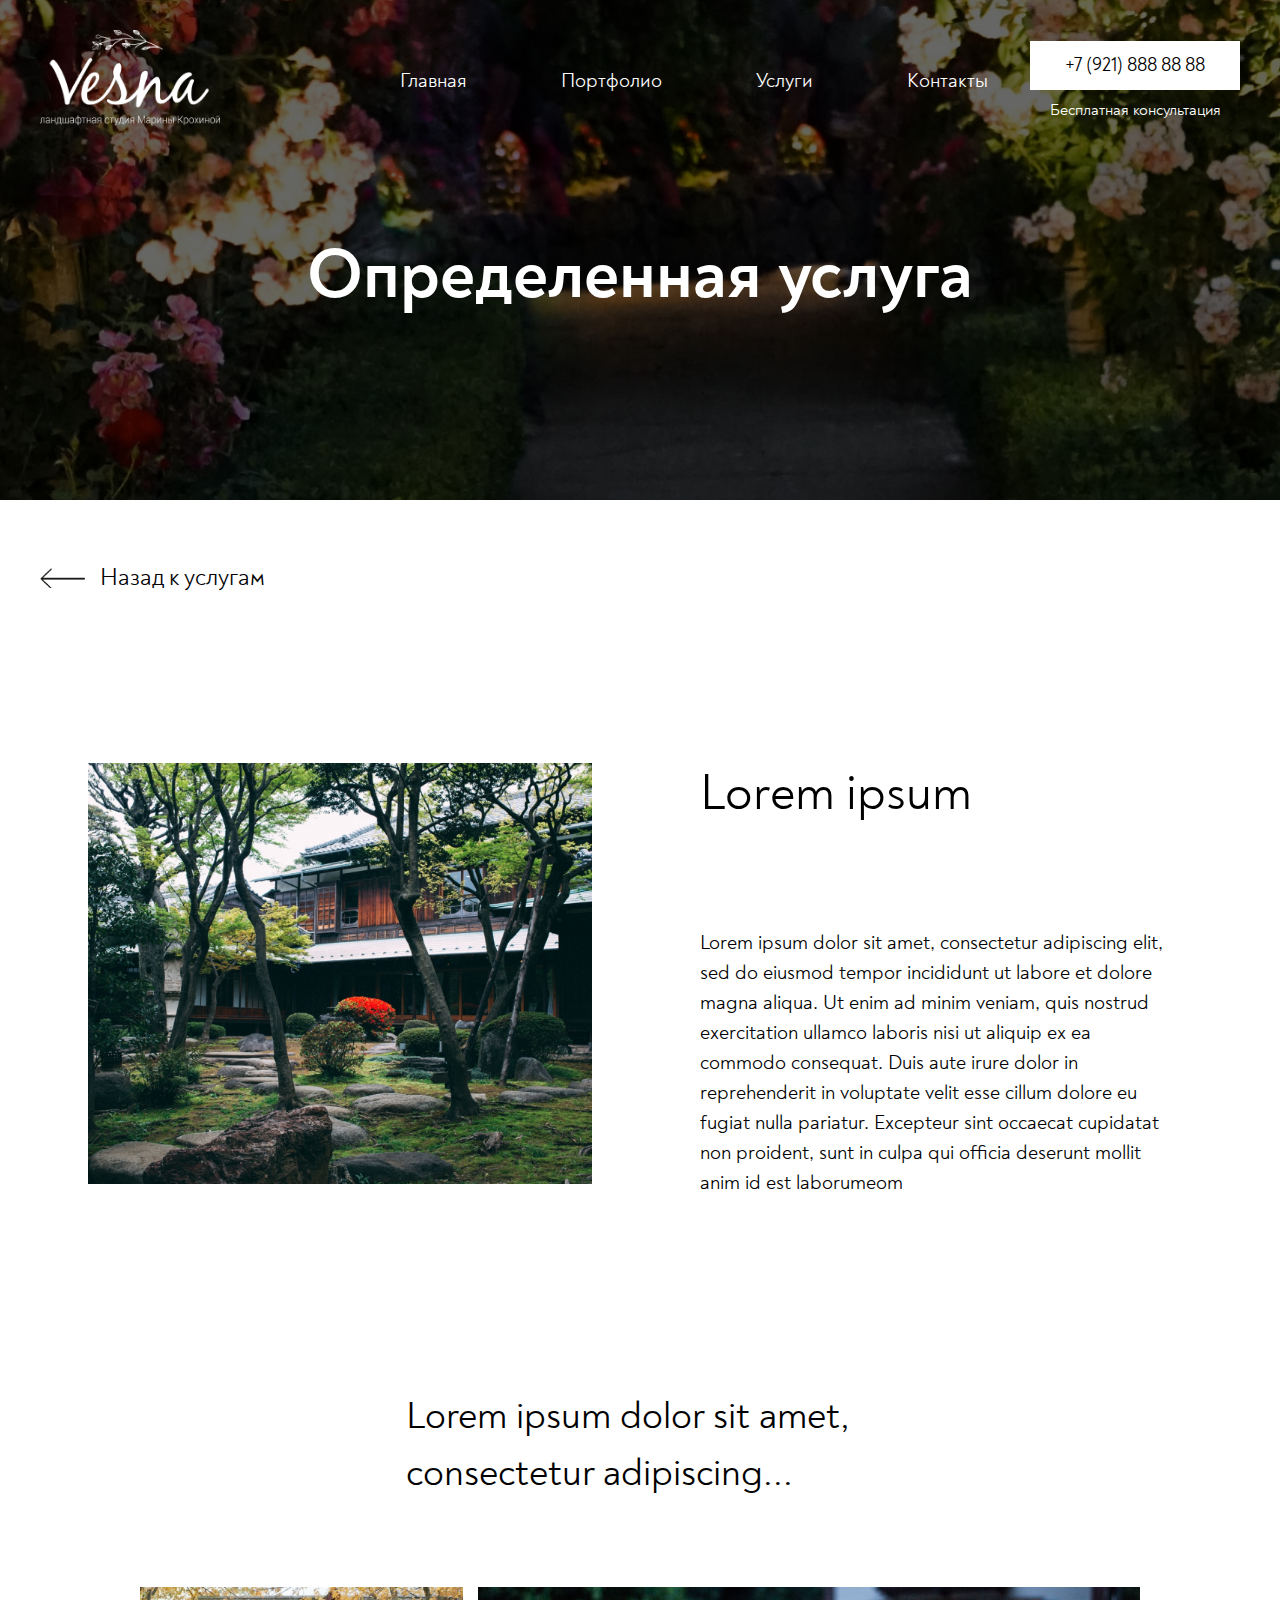
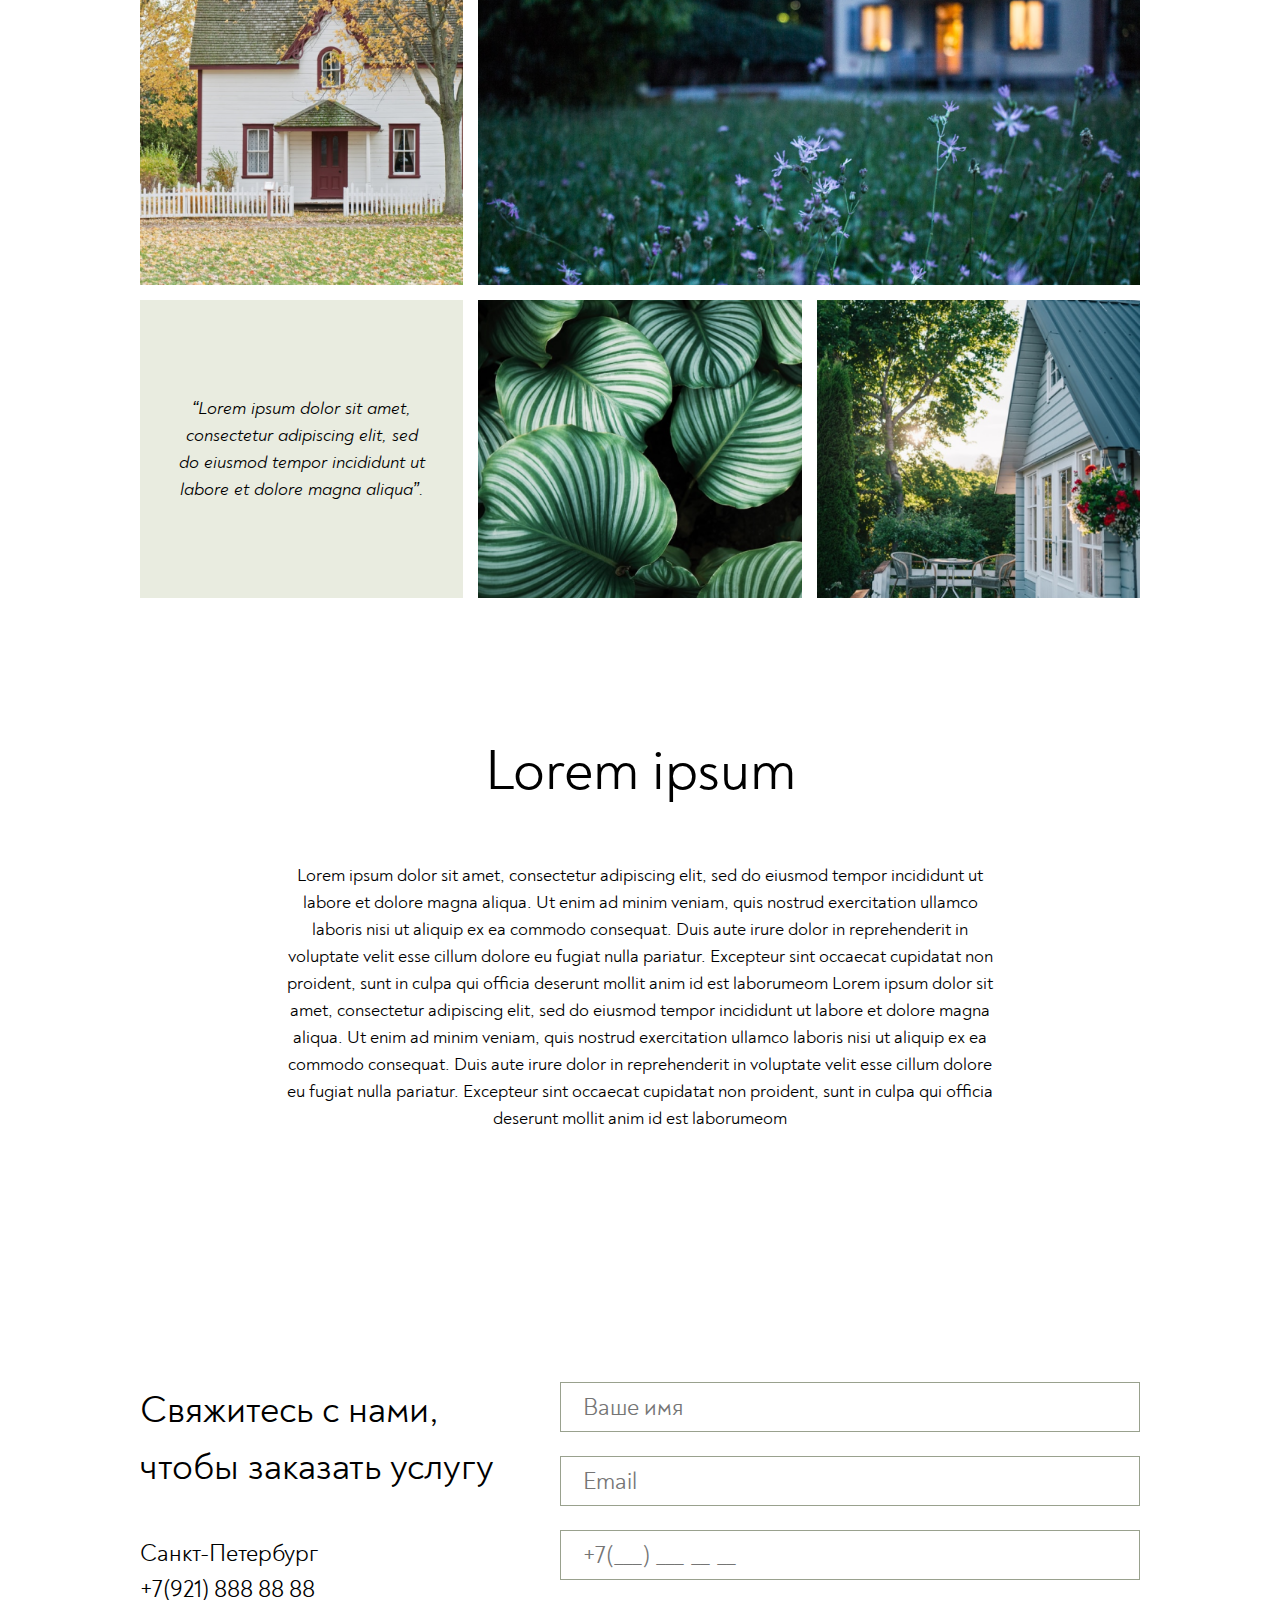
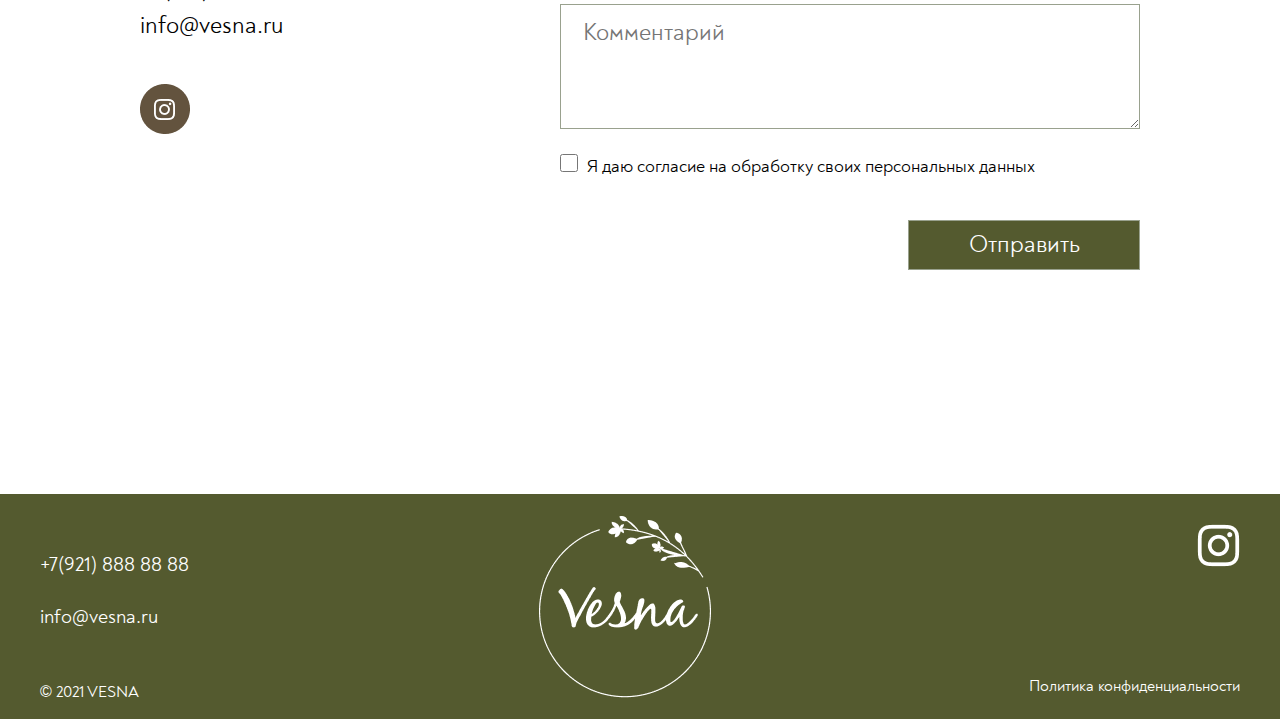
<file: certain_service.html>
<!DOCTYPE html>
<html lang="en">
  <head>
    <meta charset="UTF-8" />
    <meta http-equiv="X-UA-Compatible" content="IE=edge" />
    <meta name="viewport" content="width=device-width, initial-scale=1.0" />
    <title>Определенная услуга</title>
    <link rel="stylesheet" href="./styles/certain_service.css" />
    <link rel="stylesheet" href="./styles/certain_service_media.css">
    <link rel="stylesheet" href="./slick/slick.css" />
    <link rel="stylesheet" href="./styles/magnific-popup.css" />
  </head>
  <body>
    <!-- HEADER SECTION -->
    <section class="header_section">
      <div class="container">
        <header>
          <div class="logo_box">
            <a href="./index.html"><img src="./images/icons/logo_white.png" alt="logo" /></a>
          </div>
          <div class="header__burger">
            <span></span>
          </div>
          <div class="header__menu">
            <nav>
              <ul>
                <li><a href="./index.html">Главная</a></li>
                <li><a href="./portfolio.html">Портфолио</a></li>
                <li><a href="./services.html">Услуги</a></li>
                <li><a class="last_child" class="disabled" href="">Контакты</a></li>
              </ul>
            </nav>
            <div class="nav_links">
              <a class="number_link" href="tel:+7(921)8888888">+7 (921) 888 88 88</a>
              <a class="text_link" href="#consultation_form">Бесплатная консультация</a>
            </div>
          </div>
        </header>
        <div class="title_part">
          <h1>Определенная услуга</h1>
        </div>
      </div>
      <div class="wrap_order">
        <div class="order_consultation">
          <form id="consultation_form" class="test">
            <div class="wrapper">
              <h2>Закажите консультацию</h2>
              <p>Менеджер перезвонит Вам в ближайшее время</p>
              <input type="text" class="name" placeholder="Ваше имя" />
              <input class="num_input" type="text" placeholder="+7(___) ___ __ __" />
              <div class="input_block">
                <input type="checkbox" id="access" name="access" />
                <label for="access">Я даю согласие на обработку своих персональных данных</label>
              </div>
              <div class="submit_input_block">
                <input class="sub_input" type="submit" value="Перезвоните мне" />
              </div>
            </div>
            <img class="top_branch" src="./images/background/top_branch.png" alt="branch" />
            <img class="bottom_branch" src="./images/background/bottom_branch.png" alt="branch" />
          </form>
        </div>
      </div>
    </section>
    <!-- HEADER SECTION -->
    <!-- LINK BACK  -->
    <div class="container">
      <div class="back-to-last-page">
        <a href="./services.html">Назад к услугам</a>
      </div>
    </div>
     <!-- LINK BACK  -->
     <!-- SERVICE EXAMPLES -->
    <section class="service_examples">
      <div class="container">
        <div class="wrapper">
          <div class="example_item">
            <div class="img_part">
              <img src="./images/img/service_ex_1.png" alt="Изображение примера" />
            </div>
            <div class="text_part">
              <h2>Lorem ipsum</h2>
              <p>
                Lorem ipsum dolor sit amet, consectetur adipiscing elit, sed do eiusmod tempor incididunt ut labore et
                dolore magna aliqua. Ut enim ad minim veniam, quis nostrud exercitation ullamco laboris nisi ut aliquip
                ex ea commodo consequat. Duis aute irure dolor in reprehenderit in voluptate velit esse cillum dolore eu
                fugiat nulla pariatur. Excepteur sint occaecat cupidatat non proident, sunt in culpa qui officia
                deserunt mollit anim id est laborumeom
              </p>
            </div>
          </div>
        </div>
      </div>
    </section>
    <!-- SERVICE EXAMPLES -->
    <!-- GALLERY SECTION -->
    <section class="example_work_section">
      <div class="container">

      <div class="text_content">
        <h3>Lorem ipsum dolor sit amet, consectetur adipiscing...</h3>
      </div>
      <div class="slider_gallery">
        <div class="slider_item">
          <img src="./images/gallery/Rectangle2111.png" alt="photo">
        </div>
        <div class="slider_item item_none long_item">
          <img src="./images/gallery/Rectangle2115.png" alt="photo">
        </div>
        <div class="slider_item item_none text_item">
          <p>“Lorem ipsum dolor sit amet, consectetur adipiscing elit, sed do eiusmod tempor incididunt ut labore et dolore magna aliqua”.</p>
        </div>
        <div class="slider_item ">
          <img src="./images/gallery/Rectangle2113.png" alt="photo">
        </div>
        <div class="slider_item">
          <img src="./images/gallery/Rectangle2114.png" alt="photo">
        </div>
      </div>
    </div>
    </section>
     <!-- GALLERY SECTION -->
     <!-- TEXT SECTION  -->
     <section class="text_section">
       <div class="container">
         <div class="wrapper">
           <h2>Lorem ipsum</h2>
           <p>Lorem ipsum dolor sit amet, consectetur adipiscing elit, sed do eiusmod tempor incididunt ut labore et dolore magna aliqua. Ut enim ad minim veniam, quis nostrud exercitation ullamco laboris nisi ut aliquip ex ea commodo consequat. Duis aute irure dolor in reprehenderit in voluptate velit esse cillum dolore eu fugiat nulla pariatur. Excepteur sint occaecat cupidatat non proident, sunt in culpa qui officia deserunt mollit anim id est laborumeom Lorem ipsum dolor sit amet, consectetur adipiscing elit, sed do eiusmod tempor incididunt ut labore et dolore magna aliqua. Ut enim ad minim veniam, quis nostrud exercitation ullamco laboris nisi ut aliquip ex ea commodo consequat. Duis aute irure dolor in reprehenderit in voluptate velit esse cillum dolore eu fugiat nulla pariatur. Excepteur sint occaecat cupidatat non proident, sunt in culpa qui officia deserunt mollit anim id est laborumeom</p>
         </div>
       </div>
     </section>
     <!-- TEXT SECTION  -->
     <!-- CONTACT US SECTION  -->
     <section class="contact_us_section">
      <a name = "order"></a>
      <div class="container">
      <div class="text_content">
        <h3>Свяжитесь с нами, чтобы
          заказать услугу</h3>
        <span class = "mobile_none">Санкт-Петербург</span> <br>
        <a class = "mobile_none" href="tel:+7(921)8888888">+7(921) 888 88 88</a> <br>
        <a class = "mobile_none" href="mailto:info@vesna.ru">info@vesna.ru</a>
        <a class = "mobile_none" href="instagram.com"> <br>
        <img class = "mobile_none" src="./images/icons/contact_inst.png" alt="Instagram"></a>
      </div>
      <div class="form_content">
        <form action="">
          <input type="text" class = "name" placeholder="Ваше имя">
          <input type="email" class = "email" placeholder="Email">
          <input class = "num_input" type="text" placeholder="+7(___) ___ __ __">
          <textarea class = "comments" name="comments" id=""  placeholder="Комментарий"></textarea>
          <div class="input_block">
          <input type="checkbox" id="access" name="access" />
            <label for="access">Я даю согласие на обработку своих персональных данных</label> <br />
          </div>
          <div class="submit_input_block">
          <input class = "sub_input" type="submit" value="Отправить">
        </div>
        </form>
      </div>
    </div>
    </section>
    <!-- CONTACT US SECTION  -->
    <!-- FOOTER -->
    <footer>
      <div class="container">
        <div class="wrap">
        <div class="contacts_block">
          <a class = "tel" href="tel:+7(921)8888888">+7(921) 888 88 88</a>
          <a class = "email" href="mailto:info@vesna.ru">info@vesna.ru</a>
          <span>© 2021 VESNA</span>
        </div>
        <div class="logo_block">
        <img  src="./images/icons/footer_icon.png" alt="logotype">
        </div>
        <div class="social_block">
          <a href="https://www.instagram.com/"><img src="./images/icons/insta.png" alt="instagram logotype"></a>
          <a href="#">Политика конфиденциальности</a>
        </div>
      </div>
      </div>
    </footer>
    <!-- FOOTER -->
    <a href="#" class = "back-to-top"></a>
    <script src="./script/jquery-1.11.0.min.js"></script>
    <script src="./script/jquery-migrate-1.2.1.min.js"></script>
    <script src="./script/jquery.magnific-popup.min.js"></script>
    <script src="./slick/slick.min.js"></script>
    <script src="./script/main.js"></script>
    <script src="./script/slider.js"></script>
  </body>
</html>
</file>
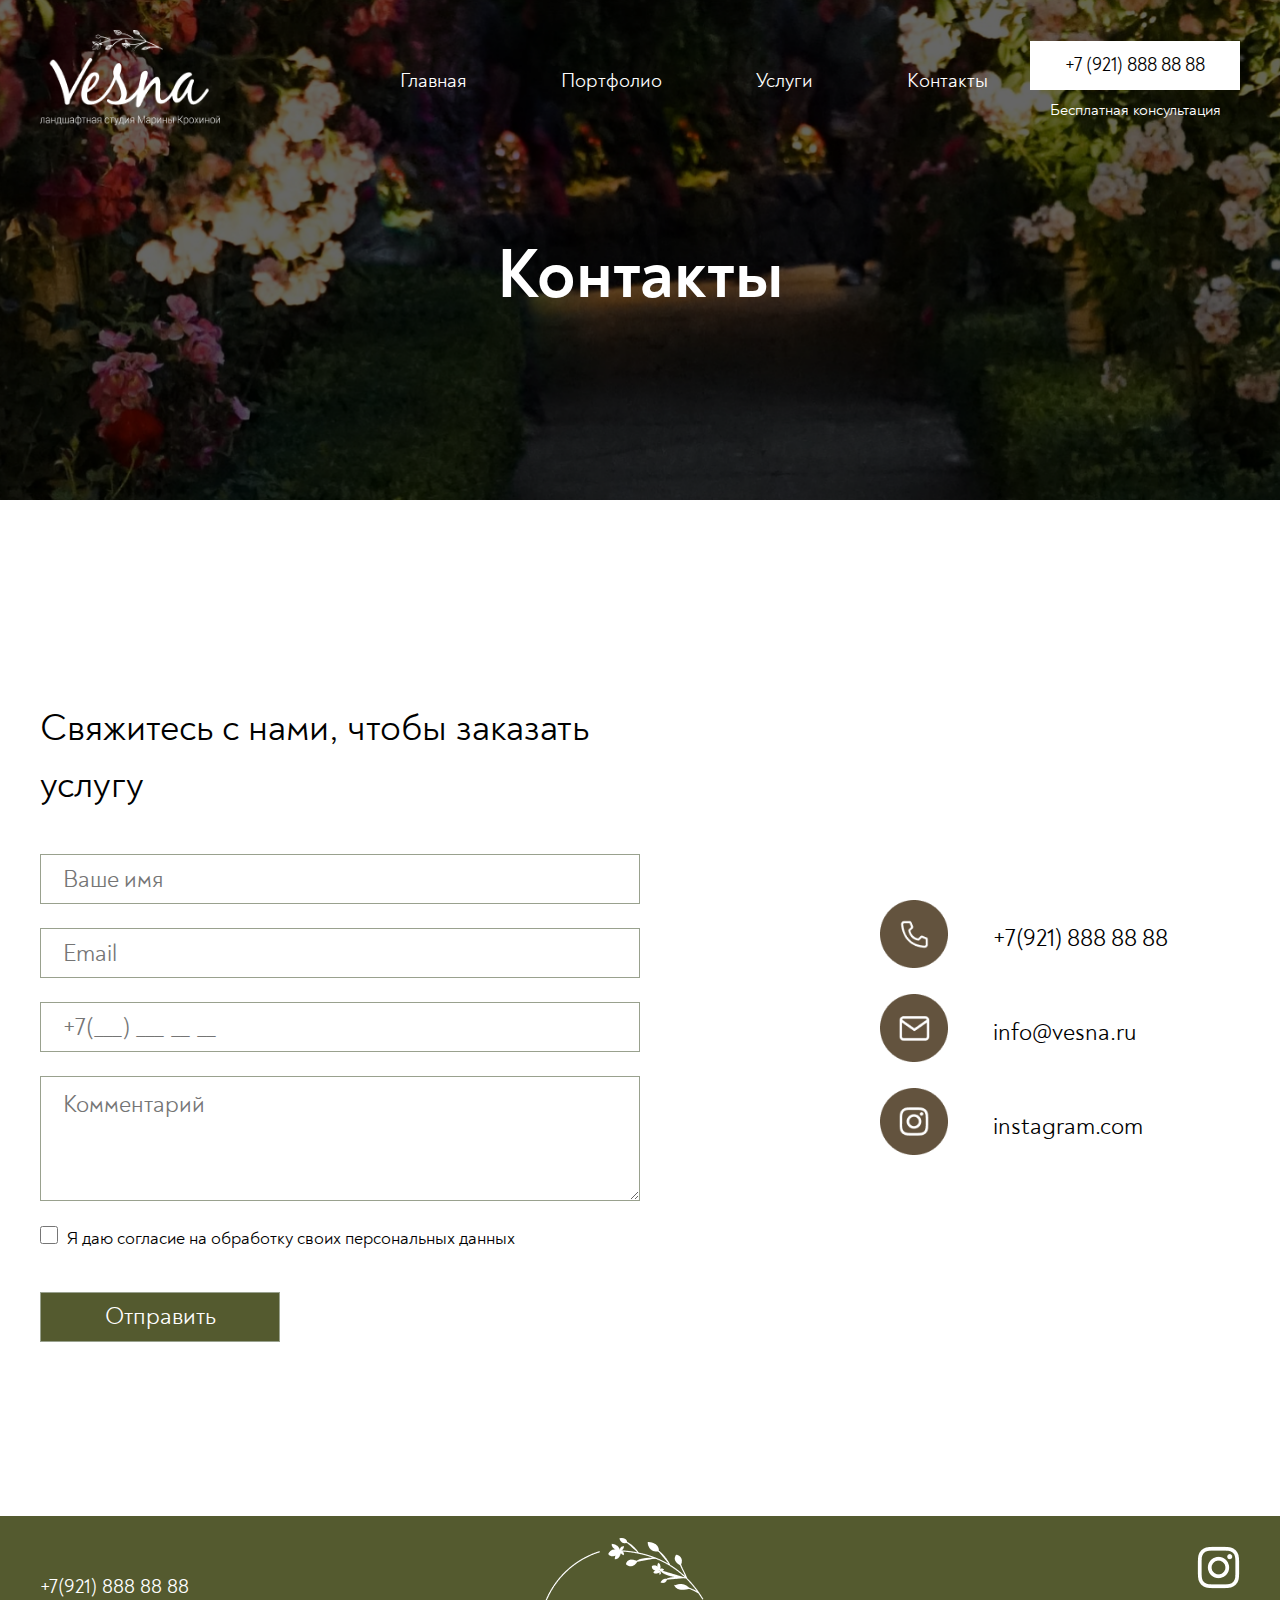
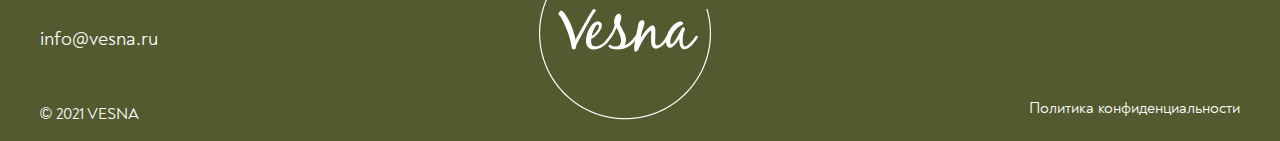
<file: contacts.html>
<!DOCTYPE html>
<html lang="en">
<head>
  <meta charset="UTF-8">
  <meta http-equiv="X-UA-Compatible" content="IE=edge">
  <meta name="viewport" content="width=device-width, initial-scale=1.0">
  <title>Контакты</title>
  <link rel="stylesheet" href="./styles/contacts.css">
  <link rel="stylesheet" href="./styles/contacts_media.css">
  <link rel="stylesheet" href="./styles/magnific-popup.css">
</head>
<body>
  <section class="header_section">
    <div class="container">
      <header>
        <div class="logo_box">
          <a href="./index.html"><img src="./images/icons/logo_white.png" alt="logo" /></a></div>
        <div class="header__burger">
          <span></span>
        </div>
        <div class="header__menu">
        <nav>
          <ul>
            <li><a  href="./index.html">Главная</a></li>
            <li><a href="./portfolio.html">Портфолио</a></li>
            <li><a href="./services.html">Услуги</a></li>
            <li><a class = "last_child" class = "disabled" href="">Контакты</a></li>
          </ul>
        </nav>
        <div class="nav_links">
          <a class="number_link" href="tel:+7(921)8888888">+7 (921) 888 88 88</a>
          <a class="text_link" href="#consultation_form">Бесплатная консультация</a>
        </div>
      </div>
      </header>
      <div class="title_part">
        <h1>Контакты</h1>
      </div>
    </div>
    <div class="wrap_order">
      <div class="order_consultation" >
        <form id = "consultation_form" class = "test">
            <div class="wrapper" >
              <h2>Закажите консультацию</h2>
              <p>Менеджер перезвонит Вам в ближайшее время</p>
            <input type="text" class = "name" placeholder="Ваше имя">
            <input class = "num_input" type="text" placeholder="+7(___) ___ __ __">
            <div class="input_block">
              <input type="checkbox" id="access" name="access" />
              <label for="access">Я даю согласие на обработку своих персональных данных</label>
            </div>
            <div class="submit_input_block">
              <input class = "sub_input" type="submit" value="Перезвоните мне">
            </div>
          </div>
          <img class = "top_branch"src="./images/background/top_branch.png" alt="branch">
          <img class = "bottom_branch"src="./images/background/bottom_branch.png" alt="branch">
          </form>
        </div>
      </div>
  </section>
  <section class="contact_us_section">
    <div class="container">
      <div class="form_content">
      <h3>Свяжитесь с нами, чтобы
        заказать услугу</h3>
      <form action="">
        <input type="text" class = "name" placeholder="Ваше имя">
        <input type="email" class = "email" placeholder="Email">
        <input class = "num_input" type="text" placeholder="+7(___) ___ __ __">
        <textarea class = "comments" name="comments" id=""  placeholder="Комментарий"></textarea>
        <div class="input_block">
        <input type="checkbox" id="access" name="access" />
          <label for="access">Я даю согласие на обработку своих персональных данных</label> <br />
        </div>
        <div class="submit_input_block">
        <input class = "sub_input" type="submit" value="Отправить">
      </div>
    </form>
  </div>
      <div class="text_content">
       <div class="link_item">
        <a  href="tel:+7(921)8888888"><img src="./images/icons/telicon.png" alt="tel icon"></a>
          <a href="tel:+7(921)8888888">+7(921) 888 88 88</a>
        </div>
        <div class="link_item">
          <a href="mailto:info@vesna.ru"><img src="./images/icons/messageicon.png" alt="message icon"></a>
          <a href="mailto:info@vesna.ru">info@vesna.ru</a>
        </div>
        <div class="link_item">
          <a href="instagram.com">
            <img src="./images/icons/inst_icon.png" alt="Instagram">
          </a>
          <a href="instagram.com">instagram.com</a>
        </div>

      </div>
  </div>
  </section>
  <footer>
    <div class="container">
      <div class="wrap">
      <div class="contacts_block">
        <a class = "tel" href="tel:+7(921)8888888">+7(921) 888 88 88</a>
        <a class = "email" href="mailto:info@vesna.ru">info@vesna.ru</a>
        <span>© 2021 VESNA</span>
      </div>
      <div class="logo_block">
      <img  src="./images/icons/footer_icon.png" alt="logotype">
      </div>
      <div class="social_block">
        <a href="instagram.com"><img src="./images/icons/insta.png" alt="instagram logotype"></a>
        <a href="#">Политика конфиденциальности</a>
      </div>
    </div>
    </div>
  </footer>
  <a href="#" class = "back-to-top"></a>
  <script src="./script/jquery-1.11.0.min.js"></script>
  <script src="./script/jquery-migrate-1.2.1.min.js"></script>
  <script src="./script/jquery.magnific-popup.min.js"></script>
  <script src="./slick/slick.min.js"></script>
  <script src="./script/main.js"></script>
</body>
</html>
</file>
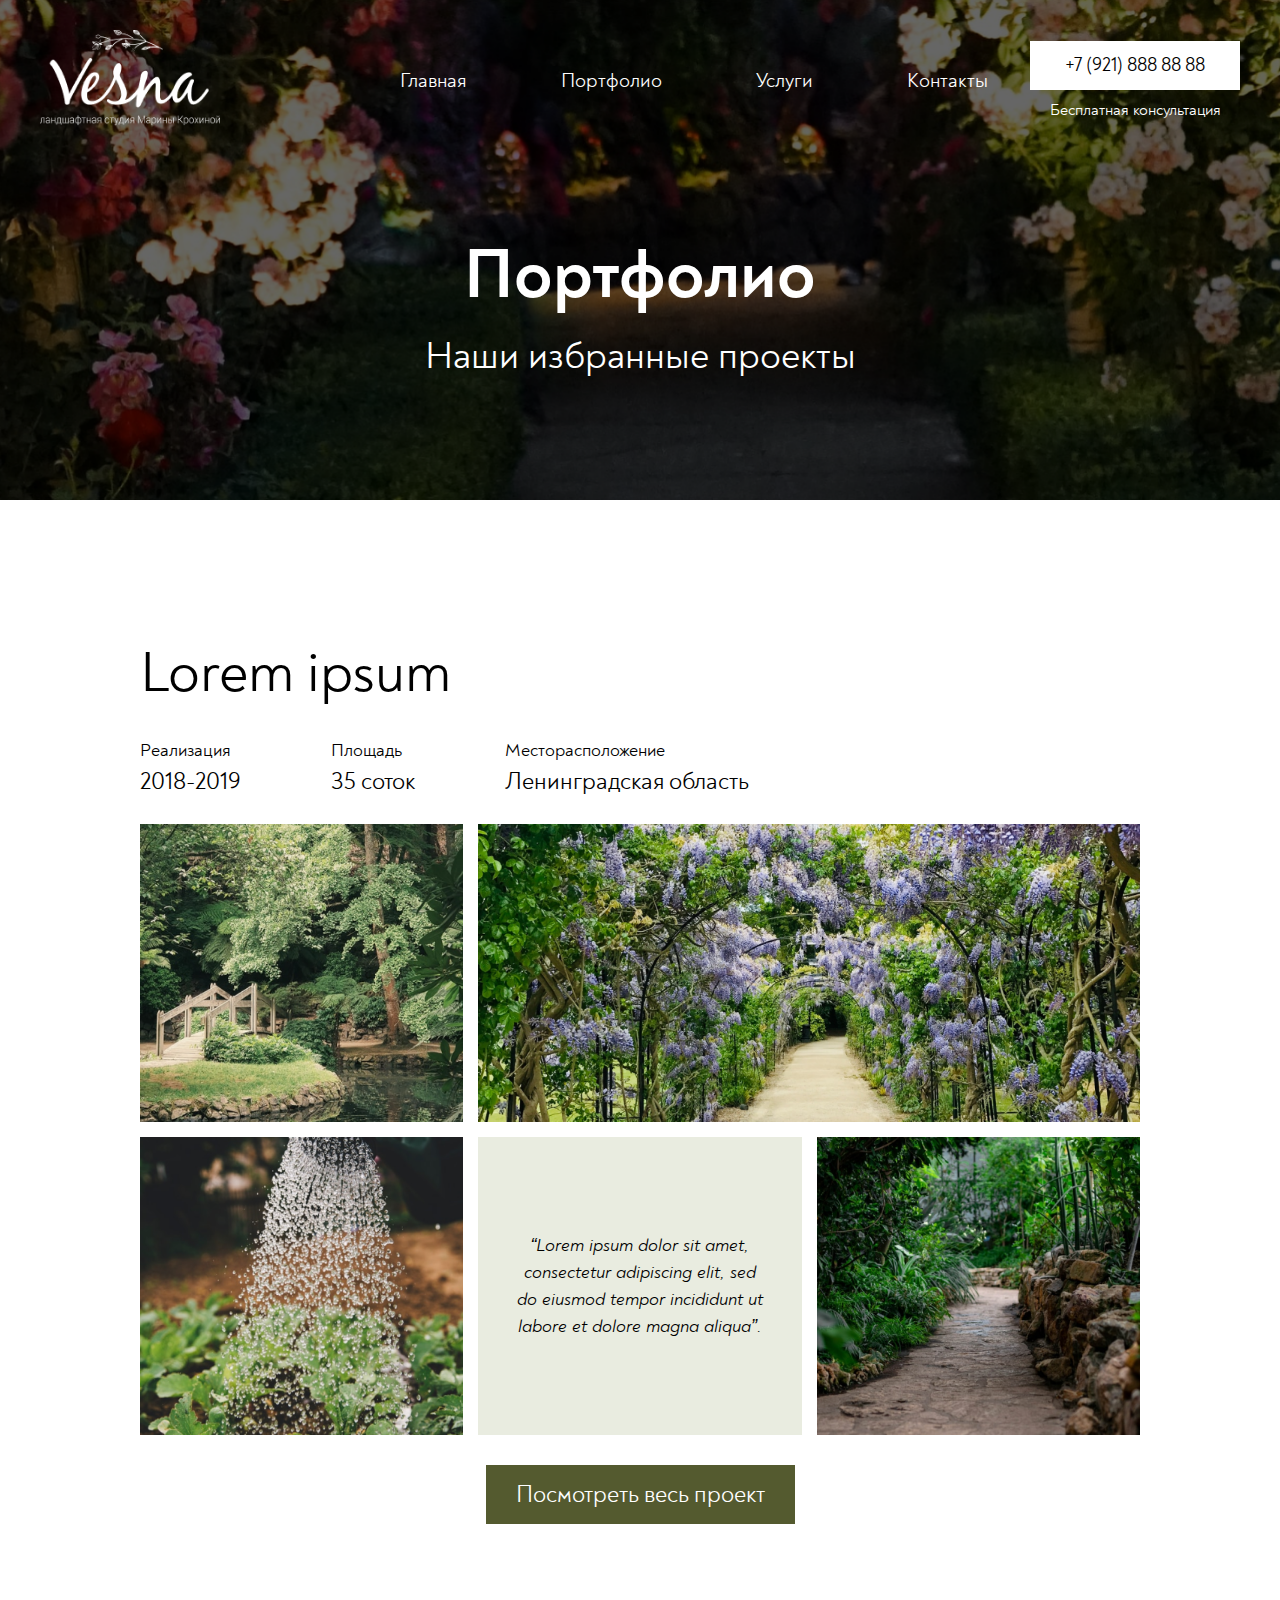
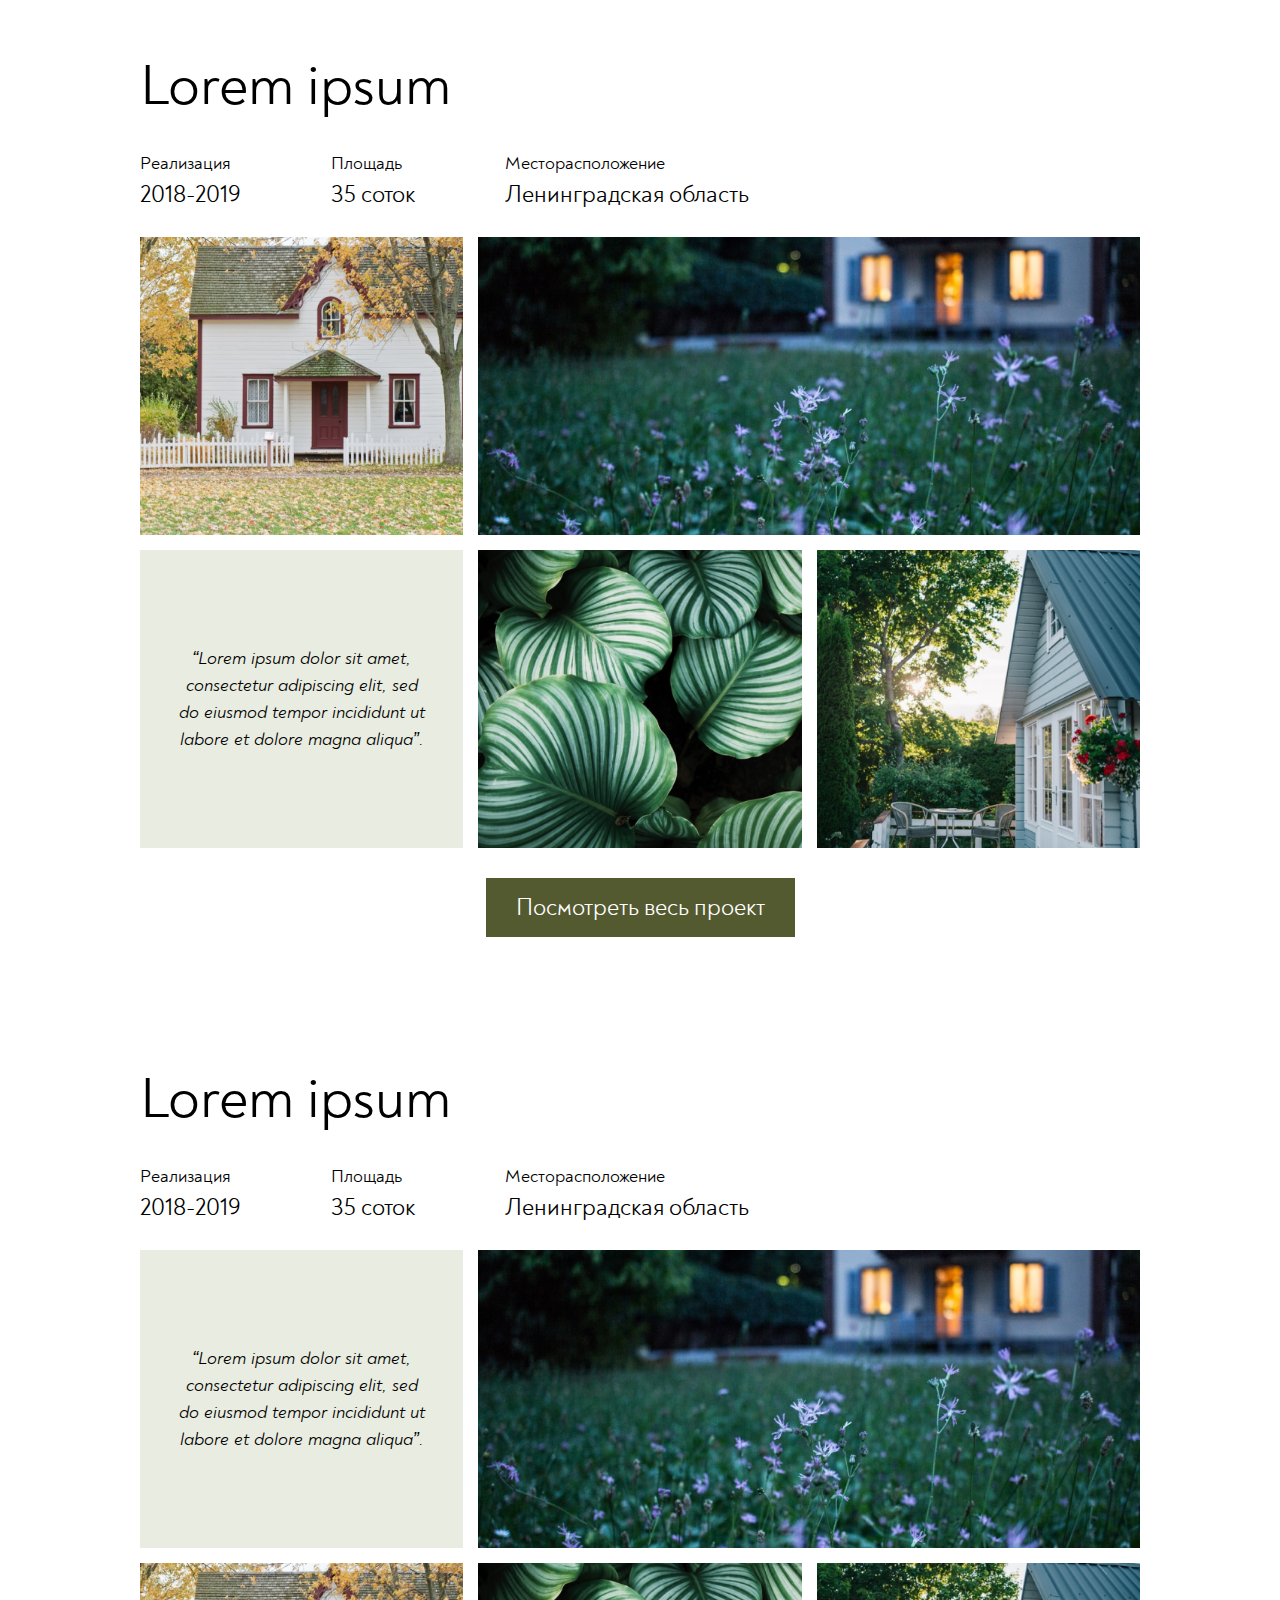
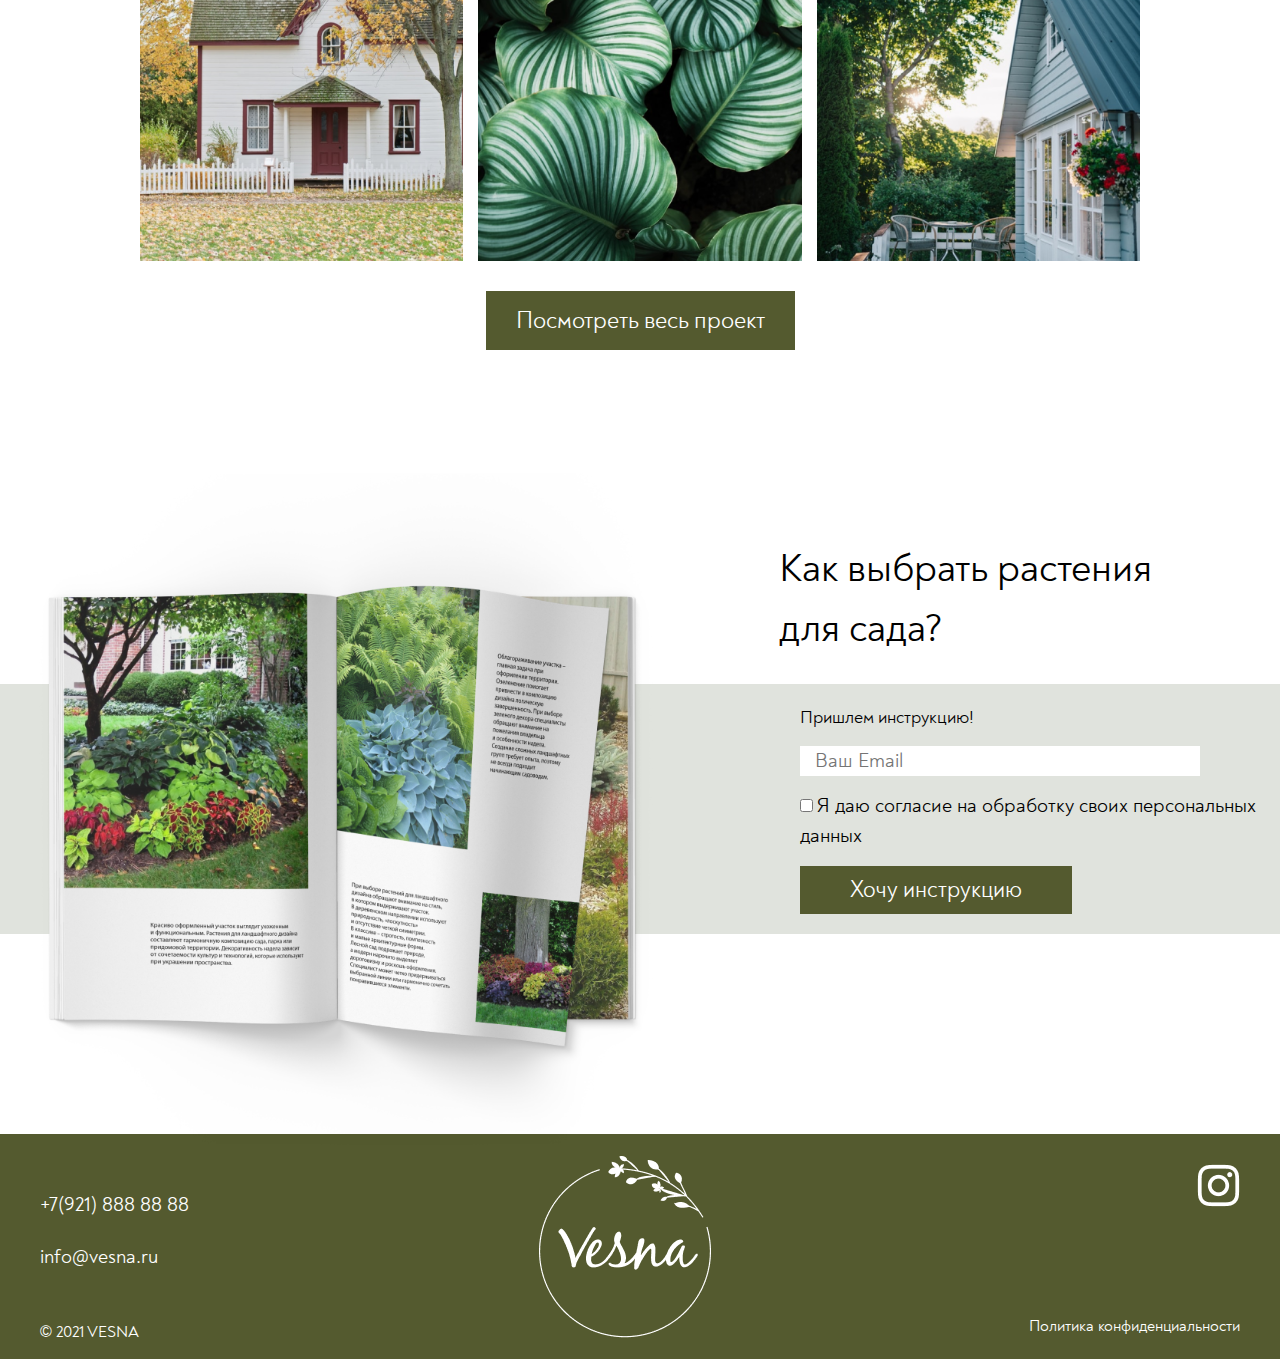
<file: portfolio.html>
<!DOCTYPE html>
<html lang="en">
<head>
  <meta charset="UTF-8">
  <meta http-equiv="X-UA-Compatible" content="IE=edge">
  <meta name="viewport" content="width=device-width, initial-scale=1.0">
  <title>Портфолио</title>
  <link rel="stylesheet" href="./styles/portfolio.css" />
  <link rel="stylesheet" href="./styles/portfolio_media.css" />
  <link rel="stylesheet" href="./slick/slick.css" />
  <link rel="stylesheet" href="./styles/magnific-popup.css">
</head>
<body>
  <section class="header_section">
    <div class="container">
      <header>
        <div class="logo_box"><a href="./index.html"><img src="./images/icons/logo_white.png" alt="logo" /></a></div>
        <div class="header__burger">
          <span></span>
        </div>
        <div class="header__menu">
        <nav>
          <ul>
            <li><a  href="./index.html">Главная</a></li>
            <li><a class = "disabled" href="">Портфолио</a></li>
            <li><a href="./services.html">Услуги</a></li>
            <li><a class = "last_child"href="./contacts.html">Контакты</a></li>
          </ul>
        </nav>
        <div class="nav_links">
          <a class="number_link" href="tel:+7(921)8888888">+7 (921) 888 88 88</a>
          <a class="text_link" href="#consultation_form">Бесплатная консультация</a>
        </div>
      </div>
      </header>
      <div class="title_part">
        <h1>Портфолио</h1>
        <h2>Наши избранные проекты</h2>
      </div>
    </div>
    <div class="wrap_order">
      <div class="order_consultation" >
        <form id = "consultation_form" class = "test">
            <div class="wrapper" >
              <h2>Закажите консультацию</h2>
              <p>Менеджер перезвонит Вам в ближайшее время</p>
            <input type="text" class = "name" placeholder="Ваше имя">
            <input class = "num_input" type="text" placeholder="+7(___) ___ __ __">
            <div class="input_block">
              <input type="checkbox" id="access" name="access" />
              <label for="access">Я даю согласие на обработку своих персональных данных</label>
            </div>
            <div class="submit_input_block">
              <input class = "sub_input" type="submit" value="Перезвоните мне">
            </div>
          </div>
          <img class = "top_branch"src="./images/background/top_branch.png" alt="branch">
          <img class = "bottom_branch"src="./images/background/bottom_branch.png" alt="branch">
          </form>
        </div>
      </div>
  </section>
  <section class="example_work_section">
    <div class="container">

    <div class="text_content">
      <h3>Lorem ipsum</h3>
      <ul>
        <li><span>Реализация</span> <br> <p>2018-2019</p></li>
        <li><span>Площадь</span> <br> <p>35 соток</p></li>
        <li><span>Месторасположение</span> <br> <p>Ленинградская область</p></li>
      </ul>
    </div>
    <div class="slider_gallery">
      <div class="slider_item">
        <img src="./images/gallery/Rectangle111.png" alt="photo">
      </div>
      <div class="slider_item item_none long_item">
        <img src="./images/gallery/Rectangle115.png" alt="photo">
      </div>
      <div class="slider_item ">
        <img src="./images/gallery/Rectangle113.png" alt="photo">
      </div>
      <div class="slider_item item_none text_item">
        <p>“Lorem ipsum dolor sit amet, consectetur adipiscing elit, sed do eiusmod tempor incididunt ut labore et dolore magna aliqua”.</p>
      </div>
      <div class="slider_item">
        <img src="./images/gallery/Rectangle114.png" alt="photo">
      </div>
    </div>
    <div class="green_btn">
      <a href="./certain_project.html">Посмотреть весь проект</a>
    </div>
  </div>
  <div class="wrap_order">
      <div class="order_consultation" >
        <form id = "consultation_form" class = "test">
            <div class="wrapper" >
              <h2>Закажите консультацию</h2>
              <p>Менеджер перезвонит Вам в ближайшее время</p>
            <input type="text" class = "name" placeholder="Ваше имя">
            <input class = "num_input" type="text" placeholder="+7(___) ___ __ __">
            <div class="input_block">
              <input type="checkbox" id="access" name="access" />
              <label for="access">Я даю согласие на обработку своих персональных данных</label>
            </div>
            <div class="submit_input_block">
              <input class = "sub_input" type="submit" value="Перезвоните мне">
            </div>
          </div>
          <img class = "top_branch"src="./images/background/top_branch.png" alt="branch">
          <img class = "bottom_branch"src="./images/background/bottom_branch.png" alt="branch">
          </form>
        </div>
      </div>
  </section>

  <section class="example_work_section">
    <div class="container">

    <div class="text_content">
      <h3>Lorem ipsum</h3>
      <ul>
        <li><span>Реализация</span> <br> <p>2018-2019</p></li>
        <li><span>Площадь</span> <br> <p>35 соток</p></li>
        <li><span>Месторасположение</span> <br> <p>Ленинградская область</p></li>
      </ul>
    </div>
    <div class="slider_gallery">
      <div class="slider_item">
        <img src="./images/gallery/Rectangle2111.png" alt="photo">
      </div>
      <div class="slider_item item_none long_item">
        <img src="./images/gallery/Rectangle2115.png" alt="photo">
      </div>
      <div class="slider_item item_none text_item">
        <p>“Lorem ipsum dolor sit amet, consectetur adipiscing elit, sed do eiusmod tempor incididunt ut labore et dolore magna aliqua”.</p>
      </div>
      <div class="slider_item ">
        <img src="./images/gallery/Rectangle2113.png" alt="photo">
      </div>
      <div class="slider_item">
        <img src="./images/gallery/Rectangle2114.png" alt="photo">
      </div>
    </div>
    <div class="green_btn">
      <a href="./certain_project.html">Посмотреть весь проект</a>
    </div>
  </div>
  </section>
  <section class="example_work_section">
    <div class="container">

    <div class="text_content">
      <h3>Lorem ipsum</h3>
      <ul>
        <li><span>Реализация</span> <br> <p>2018-2019</p></li>
        <li><span>Площадь</span> <br> <p>35 соток</p></li>
        <li><span>Месторасположение</span> <br> <p>Ленинградская область</p></li>
      </ul>
    </div>
    <div class="slider_gallery">
      <div class="slider_item item_none text_item">
        <p>“Lorem ipsum dolor sit amet, consectetur adipiscing elit, sed do eiusmod tempor incididunt ut labore et dolore magna aliqua”.</p>
      </div>
      <div class="slider_item item_none long_item">
        <img src="./images/gallery/Rectangle2115.png" alt="photo">
      </div>
      <div class="slider_item">
        <img src="./images/gallery/Rectangle2111.png" alt="photo">
      </div>
      <div class="slider_item ">
        <img src="./images/gallery/Rectangle2113.png" alt="photo">
      </div>
      <div class="slider_item">
        <img src="./images/gallery/Rectangle2114.png" alt="photo">
      </div>
    </div>
    <div class="green_btn">
      <a href="./certain_project.html">Посмотреть весь проект</a>
    </div>
  </div>
  </section>
  <section class="how_order_section">
    <div class="text_block">
      <h3>
        Как выбрать растения <br />
        для сада?
      </h3>
    </div>
    <div class="background_block">
      <img src="./images/img/журнал21.png" alt="magazine" />
      <div class="form_block">
        <span>Пришлем инструкцию!</span>
        <form name="email" method="post" action="#">
          <input class="your_email" type="text" placeholder="Ваш Email" /> <br />
          <input type="checkbox" id="access" name="access" />
          <label for="access">Я даю согласие на обработку своих персональных данных</label> <br />
          <input class="sub_input" type="submit" value="Хочу инструкцию" />
        </form>
      </div>
    </div>
  </section>
  <footer>
    <div class="container">
      <div class="wrap">
      <div class="contacts_block">
        <a class = "tel" href="tel:+7(921)8888888">+7(921) 888 88 88</a>
        <a class = "email" href="mailto:info@vesna.ru">info@vesna.ru</a>
        <span>© 2021 VESNA</span>
      </div>
      <div class="logo_block">
      <img  src="./images/icons/footer_icon.png" alt="logotype">
      </div>
      <div class="social_block">
        <a href="https://www.instagram.com/"><img src="./images/icons/insta.png" alt="instagram logotype"></a>
        <a href="#">Политика конфиденциальности</a>
      </div>
    </div>
    </div>
  </footer>
  <a href="#" class = "back-to-top"></a>
  <script src="./script/jquery-1.11.0.min.js"></script>
  <script src="./script/jquery-migrate-1.2.1.min.js"></script>
  <script src="./slick/slick.min.js"></script>
  <script src="./script/jquery.magnific-popup.min.js"></script>
  <script src="./script/main.js"></script>
  <script src="./script/slider.js"></script>
</body>
</html>
</file>
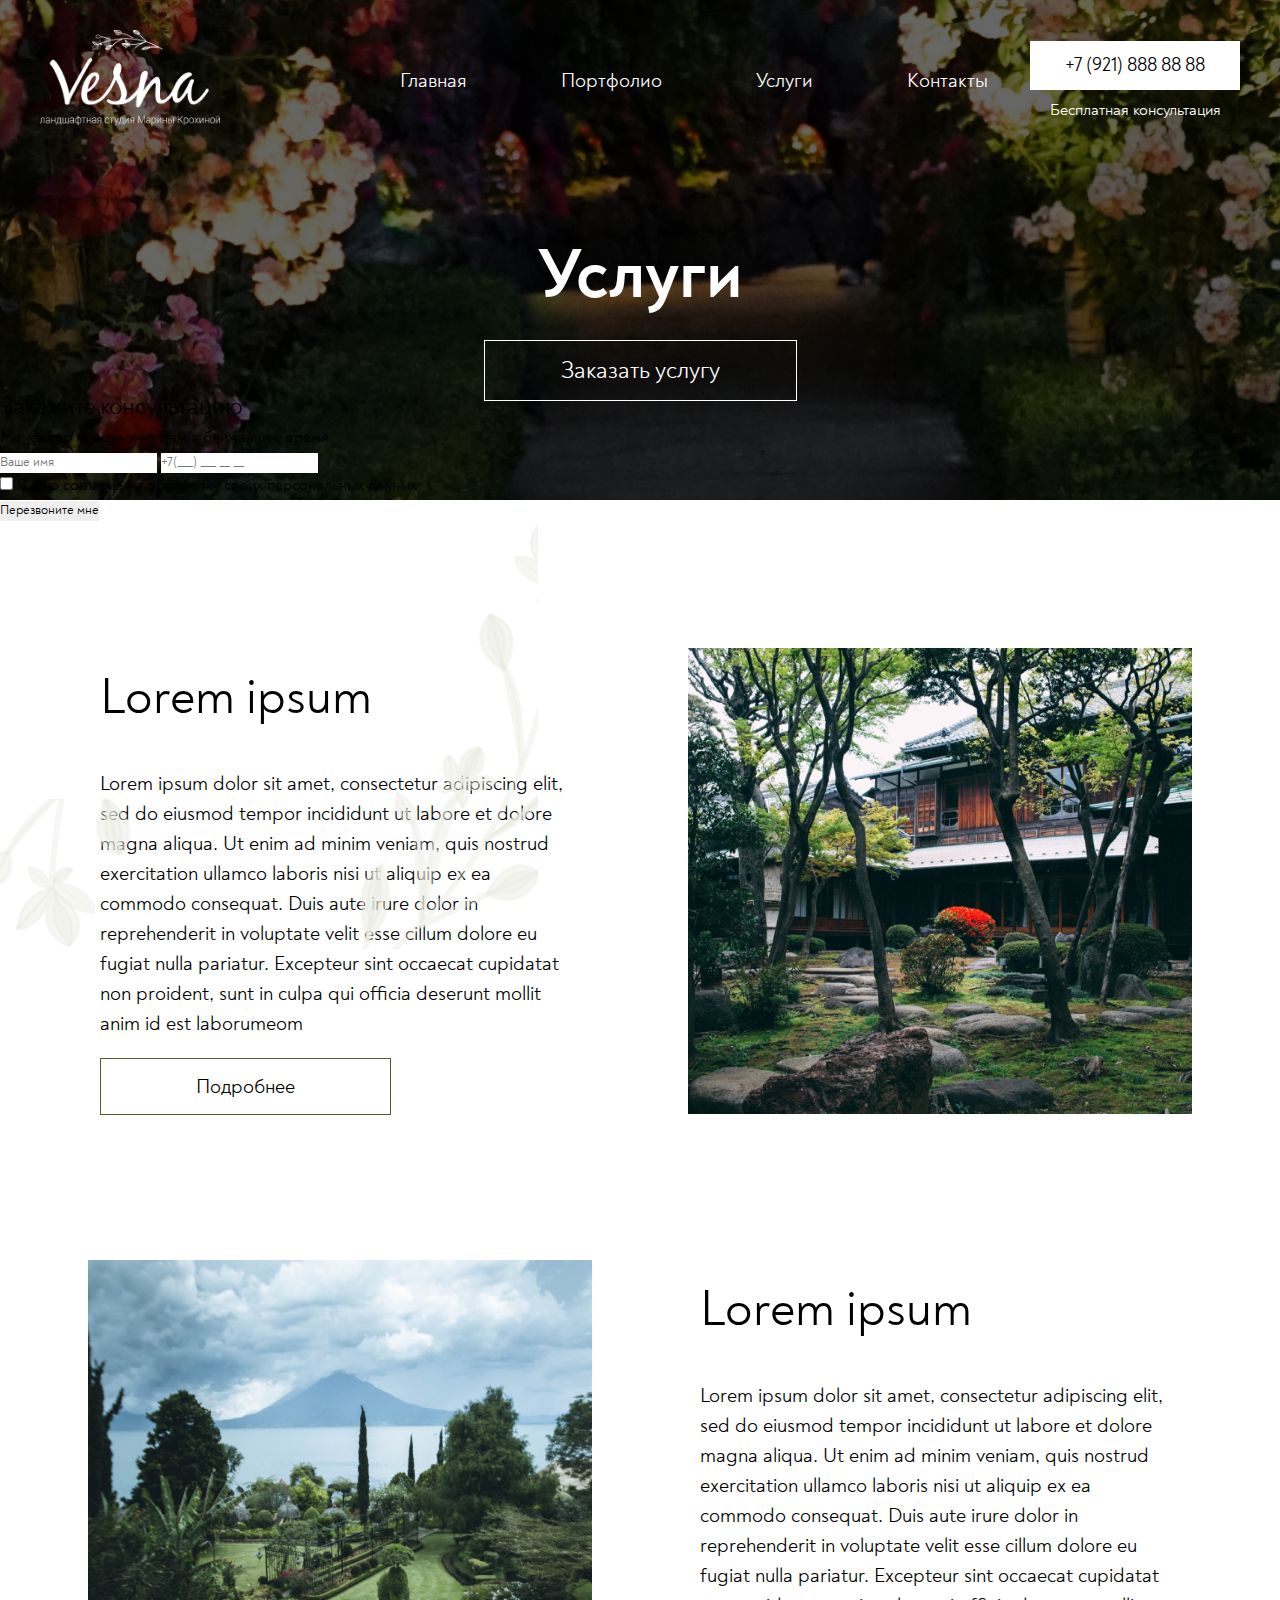
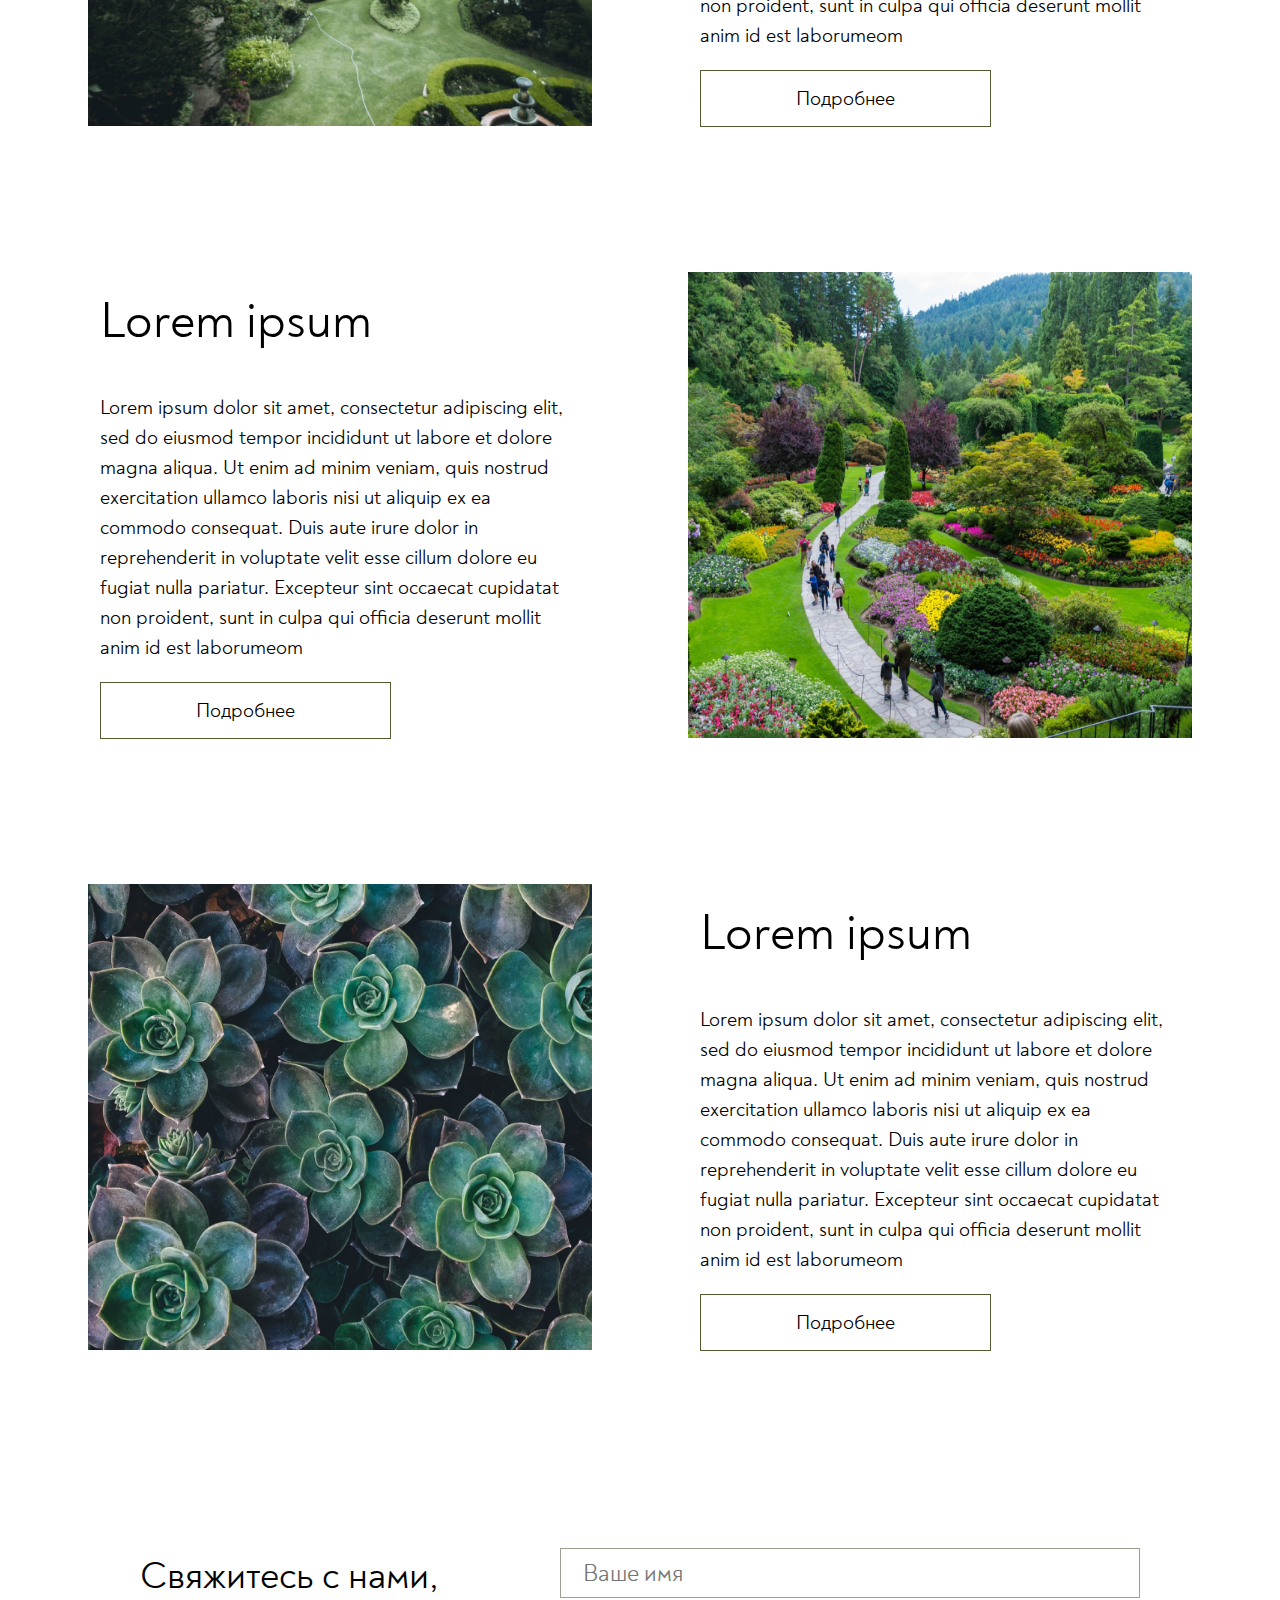
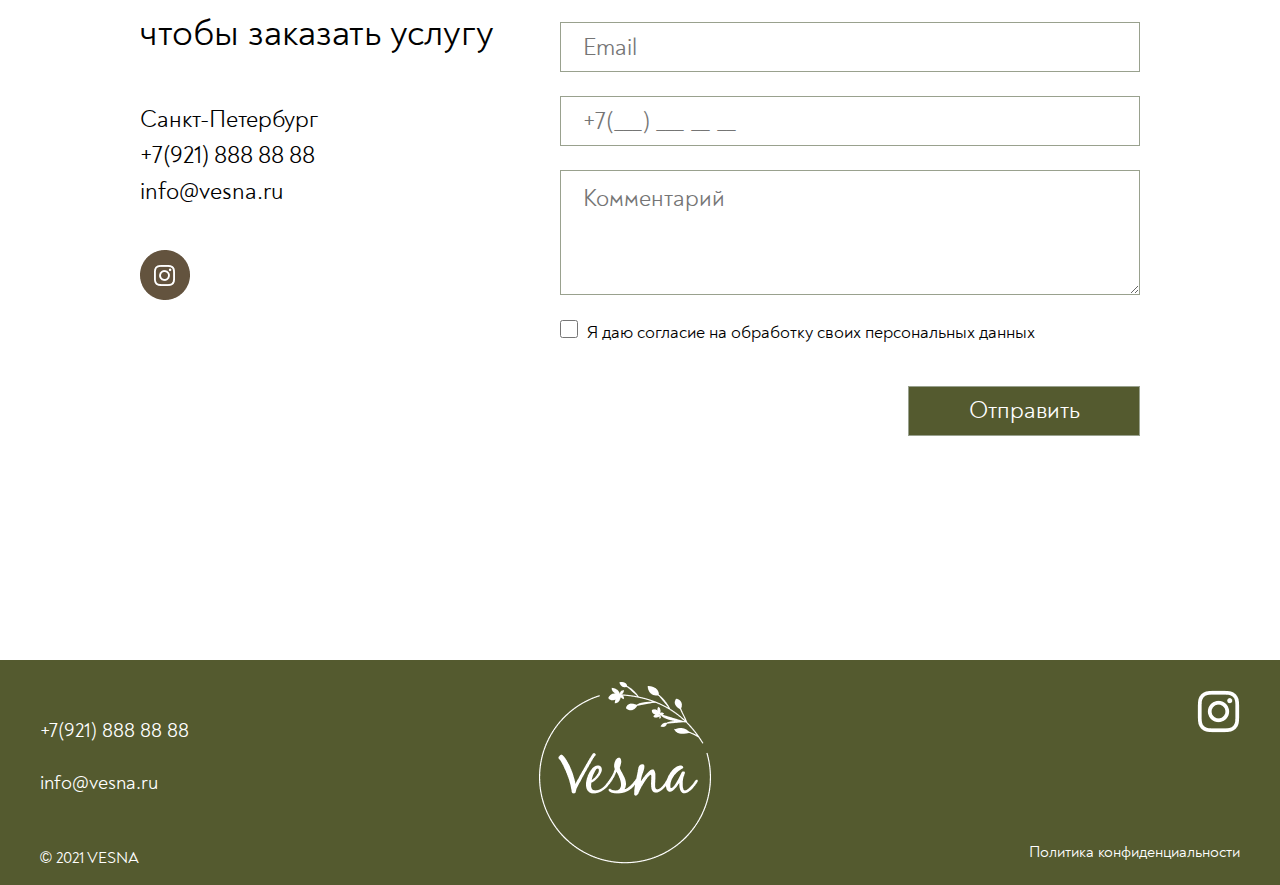
<file: services.html>
<!DOCTYPE html>
<html lang="en">
<head>
  <meta charset="UTF-8">
  <meta http-equiv="X-UA-Compatible" content="IE=edge">
  <meta name="viewport" content="width=device-width, initial-scale=1.0">
  <title>Services</title>
  <link rel="stylesheet" href="./styles/services.css">
  <link rel="stylesheet" href="./styles/services_media.css">
  <link rel="stylesheet" href="./styles/magnific-popup.css">
</head>
<body>
  <section class="header_section">
    <div class="container">
      <header>
        <div class="logo_box"><a href="./index.html"><img src="./images/icons/logo_white.png" alt="logo" /></a></div>
        <div class="header__burger">
          <span></span>
        </div>
        <div class="header__menu">
        <nav>
          <ul>
            <li><a  href="./index.html">Главная</a></li>
            <li><a href="./portfolio.html">Портфолио</a></li>
            <li><a class = "disabled" href="">Услуги</a></li>
            <li><a class = "last_child"href="./contacts.html">Контакты</a></li>
          </ul>
        </nav>
        <div class="nav_links">
          <a class="number_link" href="tel:+7(921)8888888">+7 (921) 888 88 88</a>
          <a class="text_link" href="#consultation_form">Бесплатная консультация</a>
        </div>
      </div>
      </header>
      <div class="title_part">
        <h1>Услуги</h1>
        <div class="order_link">
        <a href="#order">Заказать услугу</a>
      </div>
      </div>
    </div>
    <div class="wrap_order">
      <div class="order_consultation" >
        <form id = "consultation_form" class = "test">
            <div class="wrapper" >
              <h2>Закажите консультацию</h2>
              <p>Менеджер перезвонит Вам в ближайшее время</p>
            <input type="text" class = "name" placeholder="Ваше имя">
            <input class = "num_input" type="text" placeholder="+7(___) ___ __ __">
            <div class="input_block">
              <input type="checkbox" id="access" name="access" />
              <label for="access">Я даю согласие на обработку своих персональных данных</label>
            </div>
            <div class="submit_input_block">
              <input class = "sub_input" type="submit" value="Перезвоните мне">
            </div>
          </div>
          <img class = "top_branch"src="./images/background/top_branch.png" alt="branch">
          <img class = "bottom_branch"src="./images/background/bottom_branch.png" alt="branch">
          </form>
        </div>
      </div>
  </section>
  <section class="service_examples">
    <div class="container">
      <div class="wrapper">
        <div class="example_item reverse">
          <div class="text_part">
            <h2>Lorem ipsum</h2>
            <p>Lorem ipsum dolor sit amet, consectetur adipiscing elit, sed do eiusmod tempor incididunt ut labore et dolore magna aliqua. Ut enim ad minim veniam, quis nostrud exercitation ullamco laboris nisi ut aliquip ex ea commodo consequat. Duis aute irure dolor in reprehenderit in voluptate velit esse cillum dolore eu fugiat nulla pariatur. Excepteur sint occaecat cupidatat non proident, sunt in culpa qui officia deserunt mollit anim id est laborumeom</p>
            <div class="more_details_link">
              <a href="./certain_service.html">Подробнее</a>
            </div>
          </div>
            <div class="img_part">
              <img src="./images/img/service_ex_1.png" alt="Изображение примера">
            </div>
        </div>
        <div class="example_item">
          <div class="img_part">
            <img src="./images/img/services_ex_2.png" alt="Изображение примера">
          </div>
          <div class="text_part">
            <h2>Lorem ipsum</h2>
            <p>Lorem ipsum dolor sit amet, consectetur adipiscing elit, sed do eiusmod tempor incididunt ut labore et dolore magna aliqua. Ut enim ad minim veniam, quis nostrud exercitation ullamco laboris nisi ut aliquip ex ea commodo consequat. Duis aute irure dolor in reprehenderit in voluptate velit esse cillum dolore eu fugiat nulla pariatur. Excepteur sint occaecat cupidatat non proident, sunt in culpa qui officia deserunt mollit anim id est laborumeom</p>
            <div class="more_details_link">
              <a href="./certain_service.html">Подробнее</a>
            </div>
          </div>
        </div>
        <div class="example_item reverse">
          <div class="text_part">
            <h2>Lorem ipsum</h2>
            <p>Lorem ipsum dolor sit amet, consectetur adipiscing elit, sed do eiusmod tempor incididunt ut labore et dolore magna aliqua. Ut enim ad minim veniam, quis nostrud exercitation ullamco laboris nisi ut aliquip ex ea commodo consequat. Duis aute irure dolor in reprehenderit in voluptate velit esse cillum dolore eu fugiat nulla pariatur. Excepteur sint occaecat cupidatat non proident, sunt in culpa qui officia deserunt mollit anim id est laborumeom</p>
            <div class="more_details_link">
              <a href="./certain_service.html">Подробнее</a>
            </div>
          </div>
          <div class="img_part">
            <img src="./images/img/services_ex_3.png" alt="Изображение примера">
          </div>
        </div>
        <div class="example_item">
          <div class="img_part">
            <img src="./images/img/services_ex_4.png" alt="Изображение примера">
          </div>
          <div class="text_part">
            <h2>Lorem ipsum</h2>
            <p>Lorem ipsum dolor sit amet, consectetur adipiscing elit, sed do eiusmod tempor incididunt ut labore et dolore magna aliqua. Ut enim ad minim veniam, quis nostrud exercitation ullamco laboris nisi ut aliquip ex ea commodo consequat. Duis aute irure dolor in reprehenderit in voluptate velit esse cillum dolore eu fugiat nulla pariatur. Excepteur sint occaecat cupidatat non proident, sunt in culpa qui officia deserunt mollit anim id est laborumeom</p>
            <div class="more_details_link">
              <a href="./certain_service.html">Подробнее</a>
            </div>
          </div>
        </div>
      </div>
    </div>
  </section>
  <section class="contact_us_section">
    <a name = "order"></a>
    <div class="container">
    <div class="text_content">
      <h3>Свяжитесь с нами, чтобы
        заказать услугу</h3>
      <span class = "mobile_none">Санкт-Петербург</span> <br>
      <a class = "mobile_none" href="tel:+7(921)8888888">+7(921) 888 88 88</a> <br>
      <a class = "mobile_none" href="mailto:info@vesna.ru">info@vesna.ru</a>
      <a class = "mobile_none" href="instagram.com"> <br>
      <img class = "mobile_none" src="./images/icons/contact_inst.png" alt="Instagram"></a>
    </div>
    <div class="form_content">
      <form action="">
        <input type="text" class = "name" placeholder="Ваше имя">
        <input type="email" class = "email" placeholder="Email">
        <input class = "num_input" type="text" placeholder="+7(___) ___ __ __">
        <textarea class = "comments" name="comments" id=""  placeholder="Комментарий"></textarea>
        <div class="input_block">
        <input type="checkbox" id="access" name="access" />
          <label for="access">Я даю согласие на обработку своих персональных данных</label> <br />
        </div>
        <div class="submit_input_block">
        <input class = "sub_input" type="submit" value="Отправить">
      </div>
      </form>
    </div>
  </div>
  </section>
  <footer>
    <div class="container">
      <div class="wrap">
      <div class="contacts_block">
        <a class = "tel" href="tel:+7(921)8888888">+7(921) 888 88 88</a>
        <a class = "email" href="mailto:info@vesna.ru">info@vesna.ru</a>
        <span>© 2021 VESNA</span>
      </div>
      <div class="logo_block">
      <img  src="./images/icons/footer_icon.png" alt="logotype">
      </div>
      <div class="social_block">
        <a href="https://www.instagram.com/"><img src="./images/icons/insta.png" alt="instagram logotype"></a>
        <a href="#">Политика конфиденциальности</a>
      </div>
    </div>
    </div>
  </footer>
  <a href="#" class = "back-to-top"></a>
  <script src="./script/jquery-1.11.0.min.js"></script>
  <script src="./script/jquery-migrate-1.2.1.min.js"></script>
  <script src="./script/jquery.magnific-popup.min.js"></script>
  <script src="./slick/slick.min.js"></script>
  <script src="./script/main.js"></script>
</body>
</html>
</file>
<file: styles/style.css>
@import url("./fonts.css");
* {
  margin: 0;
  padding: 0;
  -webkit-box-sizing: border-box;
          box-sizing: border-box;
  list-style: none;
  text-decoration: none;
  scroll-behavior: smooth;
  outline: none;
  border: none;
  line-height: 1.5;
  font-family: 'Noah', sans-serif;
  font-weight: 400;
}

section {
  width: 100%;
}

.container {
  width: 1200px;
  margin: auto;
}

h3 {
  font-weight: 100;
  font-size: 40px;
  text-align: center;
}

h3 span {
  font-weight: 700;
}

.green_btn {
  text-align: center;
}

.green_btn a {
  padding: 7px 50px;
  font-size: 25px;
  color: #fff;
  background: #545A2F;
  -webkit-transition: 0.5s;
  transition: 0.5s;
}

.green_btn a:hover {
  background: #363a1d;
}

.form_block span {
  font-size: 14px;
  display: block;
  margin-bottom: 15px;
}

.form_block .your_email {
  width: 400px;
  height: 30px;
  background: white;
  color: #63533E;
  font-size: 20px;
  padding-left: 15px;
  margin-bottom: 15px;
}

.form_block .access {
  width: 12px;
  height: 12px;
  border-radius: 0;
  margin-bottom: 25px;
  font-size: 20px;
}

.form_block .sub_input {
  padding: 7px 50px;
  font-size: 23px;
  color: #fff;
  background: #545A2F;
  -webkit-transition: 0.5s;
  transition: 0.5s;
  cursor: pointer;
}

.form_block .sub_input:hover {
  background: #363a1d;
}

.disabled {
  pointer-events: none;
  cursor: default;
}

.back-to-top {
  z-index: 70;
  display: none;
  position: fixed;
  right: 30px;
  bottom: 50px;
  width: 95px;
  height: 95px;
  border-radius: 50%;
  background: #99A18E;
}

.back-to-top:hover, .back-to-top:focus {
  -webkit-filter: brightness(1.5);
          filter: brightness(1.5);
  outline: none;
}

.back-to-top::before {
  position: absolute;
  content: "";
  background-size: cover;
  width: 95px;
  height: 95px;
  background: url("../images/icons/back_arrow.png") center no-repeat;
  background-position: 50% 50%;
}

.order_consultation {
  display: none;
}

.test {
  position: relative;
  margin: auto;
  padding: 60px;
  background: white;
  width: 616px;
  height: 571px;
  display: -webkit-box;
  display: -ms-flexbox;
  display: flex;
  -webkit-box-orient: vertical;
  -webkit-box-direction: normal;
      -ms-flex-direction: column;
          flex-direction: column;
}

.test .wrapper {
  text-align: center;
  z-index: 10;
}

.test .wrapper h2 {
  font-size: 58px;
  color: #545A2F;
  line-height: 60px;
  margin-bottom: 19px;
}

.test .wrapper p {
  font-size: 22px;
  margin-bottom: 32px;
}

.test .wrapper input {
  border: 1px solid #99A18E;
  font-size: 24px;
  width: 100%;
  margin-bottom: 24px;
  color: #63533E;
  height: 50px;
  padding-left: 22px;
}

.test .wrapper .input_block {
  margin-bottom: 40px;
  display: -webkit-box;
  display: -ms-flexbox;
  display: flex;
  -webkit-box-align: center;
      -ms-flex-align: center;
          align-items: center;
}

.test .wrapper .input_block #access {
  width: 20px;
  height: 20px;
  margin: 0;
  margin-right: 10px;
}

.test .wrapper .input_block label {
  font-size: 16px;
}

.test .wrapper .submit_input_block {
  display: -webkit-box;
  display: -ms-flexbox;
  display: flex;
  -webkit-box-pack: center;
      -ms-flex-pack: center;
          justify-content: center;
  width: 100%;
  margin-bottom: 0;
}

.test .wrapper .submit_input_block .sub_input {
  background: #545A2F;
  color: white;
  width: 311px;
  height: 60px;
  font-size: 24px;
  padding: 0;
}

.test .wrapper .submit_input_block .sub_input:hover {
  background: #363a1d;
  cursor: pointer;
}

.test .mfp-close-btn-in .mfp-close {
  color: #545A2F;
}

.test .top_branch {
  position: absolute;
  top: 0;
  left: 0;
}

.test .bottom_branch {
  position: absolute;
  bottom: 0;
  right: 0;
}

.place_section {
  position: relative;
}

.place_section .text_block {
  width: 750px;
  margin: 120px auto;
}

.place_section .text_block p {
  width: 600px;
  text-align: center;
  margin: 40px auto;
  font-size: 20px;
}

.place_section .left_branch {
  position: absolute;
  top: 25%;
}

.place_section .right_branch {
  position: absolute;
  top: 30%;
  right: 0;
}

.place_section .img_block {
  margin: 200px auto;
  display: -webkit-box;
  display: -ms-flexbox;
  display: flex;
  -webkit-box-pack: justify;
      -ms-flex-pack: justify;
          justify-content: space-between;
}

.place_section .img_block img {
  width: 375px;
}

.header_section {
  height: 950px;
  background: url("../images/background/dark_bg_1.png") no-repeat center;
  position: relative;
  background-size: cover;
  padding-top: 30px;
}

.header_section .container header {
  display: -webkit-box;
  display: -ms-flexbox;
  display: flex;
  -webkit-box-pack: justify;
      -ms-flex-pack: justify;
          justify-content: space-between;
  -webkit-box-align: center;
      -ms-flex-align: center;
          align-items: center;
}

.header_section .container header .header__menu {
  display: -webkit-box;
  display: -ms-flexbox;
  display: flex;
  -webkit-box-pack: justify;
      -ms-flex-pack: justify;
          justify-content: space-between;
  -webkit-box-align: center;
      -ms-flex-align: center;
          align-items: center;
  width: 70%;
}

.header_section .container header nav {
  width: 70%;
}

.header_section .container header nav ul {
  width: 100%;
  display: -webkit-box;
  display: -ms-flexbox;
  display: flex;
  -webkit-box-pack: justify;
      -ms-flex-pack: justify;
          justify-content: space-between;
}

.header_section .container header nav ul li a {
  -webkit-transition: 0.5s;
  transition: 0.5s;
  font-size: 20px;
  color: white;
}

.header_section .container header nav ul li a:hover {
  color: #cfcece;
}

.header_section .container header .logo_box {
  width: 15%;
}

.header_section .container header .logo_box img {
  width: 100%;
}

.header_section .container header .nav_links {
  width: 25%;
}

.header_section .container header .nav_links a {
  display: block;
  text-align: center;
}

.header_section .container header .nav_links .number_link {
  -webkit-transition: 0.5s;
  transition: 0.5s;
  padding: 10px 20px;
  background: #fff;
  color: #000;
  font-size: 19px;
}

.header_section .container header .nav_links .number_link:hover {
  background: #cfcece;
}

.header_section .container header .nav_links .text_link {
  color: #fff;
  margin-top: 8px;
}

.header_section .title_part {
  width: 75%;
  margin-left: 10%;
  margin-top: 170px;
}

.header_section .title_part span {
  color: white;
  font-size: 22px;
}

.header_section .title_part h1 {
  font-size: 60px;
  color: white;
  font-weight: 700;
}

.header_section .title_part h2 {
  font-size: 40px;
  font-weight: lighter;
  color: white;
}

.header_section .left_branch {
  position: absolute;
  right: 0;
  top: 35%;
}

.proffessional_section {
  background: url("../images/background/circle.png") no-repeat center;
  background-size: 47%;
}

.proffessional_section .container .text_block {
  width: 65%;
  margin: auto;
  margin-bottom: 100px;
}

.proffessional_section .container .wrap {
  width: 100%;
  display: -webkit-box;
  display: -ms-flexbox;
  display: flex;
  height: 600px;
}

.proffessional_section .container .wrap .img_content {
  width: 50%;
  position: relative;
}

.proffessional_section .container .wrap .img_content span {
  position: absolute;
  z-index: 5;
  top: -30px;
  left: 150px;
}

.proffessional_section .container .wrap .img_content .first_img {
  width: 500px;
  position: absolute;
  z-index: 1;
}

.proffessional_section .container .wrap .img_content .second_img {
  width: 350px;
  position: absolute;
  top: 325px;
  left: 200px;
  z-index: 3;
}

.proffessional_section .container .wrap .list_content {
  width: 50%;
}

.proffessional_section .container .wrap .list_content ul {
  margin-top: 40px;
}

.proffessional_section .container .wrap .list_content ul li {
  width: 80%;
  display: -webkit-box;
  display: -ms-flexbox;
  display: flex;
  -webkit-box-pack: justify;
      -ms-flex-pack: justify;
          justify-content: space-between;
  -webkit-box-align: center;
      -ms-flex-align: center;
          align-items: center;
}

.proffessional_section .container .wrap .list_content ul li img {
  width: 40px;
  margin-right: 15px;
}

.proffessional_section .container .wrap .list_content ul li p {
  font-size: 20px;
}

.proffessional_section .container .wrap .list_content ul .li_s {
  margin-top: 150px;
  margin-left: 60px;
}

.proffessional_section .container .wrap .list_content ul .li_t {
  margin-top: 100px;
  margin-left: 120px;
}

.what_we_do_section {
  margin-top: 175px;
}

.what_we_do_section .text_block {
  margin-bottom: 70px;
}

.what_we_do_section .container .wrap {
  display: -webkit-box;
  display: -ms-flexbox;
  display: flex;
  -webkit-box-pack: justify;
      -ms-flex-pack: justify;
          justify-content: space-between;
}

.what_we_do_section .container .wrap .list_item {
  width: 350px;
}

.what_we_do_section .container .wrap .list_item .img_content img {
  margin-bottom: 20px;
}

.what_we_do_section .container .wrap .list_item h4 {
  font-weight: 100;
  font-size: 35px;
  margin-bottom: 30px;
}

.what_we_do_section .container .wrap .list_item ul li {
  font-size: 20px;
  margin-bottom: 15px;
  margin-left: 25px;
  position: relative;
}

.what_we_do_section .container .wrap .list_item ul li::before {
  position: absolute;
  content: "";
  width: 7px;
  height: 7px;
  background: url("../images/icons/list_item.png");
  background-size: cover;
  top: 50%;
  left: -20px;
}

.what_we_do_section .container .green_btn {
  margin-top: 70px;
}

.how_order_section {
  margin-top: 200px;
}

.how_order_section .text_block {
  display: -webkit-box;
  display: -ms-flexbox;
  display: flex;
  -webkit-box-pack: end;
      -ms-flex-pack: end;
          justify-content: flex-end;
  margin-right: 10%;
  margin-bottom: 25px;
}

.how_order_section .text_block h3 {
  text-align: left;
}

.how_order_section .background_block {
  width: 100%;
  height: 250px;
  background: #99A18E4D;
  display: -webkit-box;
  display: -ms-flexbox;
  display: flex;
  -webkit-box-align: center;
      -ms-flex-align: center;
          align-items: center;
}

.how_order_section .background_block span {
  font-size: 18px;
}

.how_order_section .background_block img {
  width: 825px;
}

.how_order_section .background_block .your_email {
  font-size: 20px;
}

.how_order_section .background_block label {
  font-size: 20px;
}

.how_order_section .background_block .sub_input {
  margin-top: 15px;
}

.our_projects_section {
  margin-top: 150px;
}

.our_projects_section .container .text_block {
  margin-bottom: 60px;
}

.our_projects_section .container .img_block {
  position: relative;
  display: -webkit-box;
  display: -ms-flexbox;
  display: flex;
  width: 100%;
  -ms-flex-wrap: wrap;
      flex-wrap: wrap;
}

.our_projects_section .container .img_block img {
  width: 49%;
  margin: 5px;
}

.our_projects_section .container .fig_a {
  position: absolute;
  top: 48%;
  left: 43.5%;
}

.our_projects_section .container .fig_a a {
  padding: 60px 30px;
  background: #fff;
  border-radius: 50%;
  color: #1A1A18;
}

.our_projects_section .container .fig_a a:hover {
  background: lightgray;
}

.four_steps_section {
  margin-top: 150px;
  background: url("../images/background/Group 245.png") no-repeat;
  background-size: 50%;
}

.four_steps_section .container .text_block {
  margin-bottom: 100px;
}

.four_steps_section .container ul {
  display: -webkit-box;
  display: -ms-flexbox;
  display: flex;
  -ms-flex-pack: distribute;
      justify-content: space-around;
  -ms-flex-wrap: wrap;
      flex-wrap: wrap;
}

.four_steps_section .container ul li {
  display: -webkit-box;
  display: -ms-flexbox;
  display: flex;
  -webkit-box-pack: justify;
      -ms-flex-pack: justify;
          justify-content: space-between;
  -webkit-box-align: center;
      -ms-flex-align: center;
          align-items: center;
  width: 500px;
  margin-bottom: 110px;
}

.four_steps_section .container ul li p {
  margin-left: 30px;
  font-size: 18px;
}

.four_steps_section .container ul li p span {
  font-weight: 700;
}

.why_we_section {
  background: #DDE3E1;
  padding: 65px 0;
}

.why_we_section .text_block {
  margin-bottom: 90px;
}

.why_we_section ul {
  display: -webkit-box;
  display: -ms-flexbox;
  display: flex;
  -ms-flex-pack: distribute;
      justify-content: space-around;
  -ms-flex-wrap: wrap;
      flex-wrap: wrap;
  -webkit-box-align: center;
      -ms-flex-align: center;
          align-items: center;
  margin: auto;
}

.why_we_section ul li {
  width: 350px;
  margin-bottom: 90px;
}

.why_we_section ul li img {
  margin-bottom: 20px;
  margin-left: 80px;
}

.why_we_section ul li p {
  width: 200px;
  margin: auto;
  font-size: 18px;
}

.feedback_section {
  padding: 125px 0;
}

.feedback_section .container .text_block {
  margin-bottom: 110px;
}

.feedback_section .container .slider_feedback {
  position: relative;
}

.feedback_section .container .slider_feedback .slick-list {
  overflow: hidden;
}

.feedback_section .container .slider_feedback .slick-arrow {
  background: transparent;
  position: absolute;
  top: 50%;
  font-size: 0;
  width: 40px;
  bottom: -60%;
}

.feedback_section .container .slider_feedback .slick-prev {
  right: 5%;
  -webkit-transform: rotate(180deg);
          transform: rotate(180deg);
  background: url("../images/icons/back copy 2.png") no-repeat center;
  block-size: cover;
}

.feedback_section .container .slider_feedback .slick-next {
  right: 0;
  background: url("../images/icons/back copy 2.png") no-repeat center;
}

.feedback_section .container .slider_feedback .slick-dots {
  position: absolute;
  left: 50%;
  display: -webkit-box;
  display: -ms-flexbox;
  display: flex;
  -webkit-box-align: center;
      -ms-flex-align: center;
          align-items: center;
  -webkit-box-pack: center;
      -ms-flex-pack: center;
          justify-content: center;
}

.feedback_section .container .slider_feedback .slick-dots li {
  margin: 10px;
}

.feedback_section .container .slider_feedback .slick-dots button {
  font-size: 0;
  width: 12px;
  height: 12px;
  border: #1A1A18 1px solid;
  border-radius: 50%;
}

.feedback_section .container .slider_feedback .slick-active button {
  background: #1A1A18;
}

.feedback_section .container .slider_feedback .slider_item {
  display: -webkit-box;
  display: -ms-flexbox;
  display: flex;
  width: 800px;
  margin: auto;
  -webkit-box-pack: justify;
      -ms-flex-pack: justify;
          justify-content: space-between;
}

.feedback_section .container .slider_feedback .slider_item .garden_img {
  width: 400px;
}

.feedback_section .container .slider_feedback .slider_item img {
  margin-bottom: 28px;
}

.feedback_section .container .slider_feedback .slider_item h4 {
  color: #545A2F;
  font-size: 38px;
  font-weight: 100;
  margin-bottom: 8px;
}

.feedback_section .container .slider_feedback .slider_item span {
  font-size: 20px;
  color: #545A2F;
  margin-bottom: 33px;
  display: block;
}

.feedback_section .container .slider_feedback .slider_item p {
  width: 570px;
  font-size: 16px;
}

.faq_section {
  margin-top: 100px;
}

.faq_section .container .wrap {
  height: 575px;
  width: 100%;
  display: -webkit-box;
  display: -ms-flexbox;
  display: flex;
  -webkit-box-pack: justify;
      -ms-flex-pack: justify;
          justify-content: space-between;
}

.faq_section .container .wrap .faq_block {
  width: 58%;
}

.faq_section .container .wrap .faq_block .text_block h3 {
  text-align: left;
  margin-bottom: 50px;
}

.faq_section .container .wrap .accordion .accordion_item {
  position: relative;
}

.faq_section .container .wrap .accordion .accordion_item .accordion-item_input {
  position: absolute;
  top: 0;
  left: 0;
  opacity: 0;
}

.faq_section .container .wrap .accordion .accordion_item .accordion-item_input:checked ~ .accordion-item_content {
  display: block;
}

.faq_section .container .wrap .accordion .accordion_item .accordion-item_input:checked ~ .accordion-item_trigger > span::after {
  content: "";
  background: url("../images/icons/minus.png") no-repeat center, #545A2F;
  width: 22px;
  height: 28px;
}

.faq_section .container .wrap .accordion .accordion_item .accordion-item_trigger {
  display: block;
  padding: 20px;
  border-bottom: 1px solid #979797;
  position: relative;
  font-size: 20px;
}

.faq_section .container .wrap .accordion .accordion_item .accordion-item_trigger span {
  font-weight: 700;
  cursor: pointer;
}

.faq_section .container .wrap .accordion .accordion_item .accordion-item_trigger span:after {
  top: 20%;
  right: 0;
  position: absolute;
  content: url("../images/icons/plus.png");
  padding: 8px 8px 0px 8px;
  border: 1px solid #545A2F;
  border-radius: 50%;
}

.faq_section .container .wrap .accordion .accordion_item .accordion-item_content {
  padding: 20px;
  border-bottom: 1px solid #979797;
  border-top: none;
  display: none;
}

.faq_section .container .wrap .how_order_block {
  width: 38%;
  height: 100%;
  padding: 25px 40px;
  background: #DDE3E1;
  display: -webkit-box;
  display: -ms-flexbox;
  display: flex;
  -webkit-box-orient: vertical;
  -webkit-box-direction: normal;
      -ms-flex-direction: column;
          flex-direction: column;
}

.faq_section .container .wrap .how_order_block h4 {
  font-size: 35px;
  font-weight: 100;
  text-align: center;
  margin-bottom: 10px;
}

.faq_section .container .wrap .how_order_block span {
  display: block;
  text-align: center;
  font-size: 18px;
}

.faq_section .container .wrap .how_order_block img {
  width: 100%;
  margin: auto;
  margin-left: 30px;
  margin-top: -40px;
}

.faq_section .container .wrap .how_order_block .form_block {
  margin-top: -20px;
  width: 100%;
  text-align: center;
}

.faq_section .container .wrap .how_order_block .form_block .your_email {
  width: 100%;
  height: 10%;
  padding: 2px 0 2px 5px;
  font-size: 23px;
}

.faq_section .container .wrap .how_order_block .form_block .access_label {
  font-size: 17px;
}

.faq_section .container .wrap .how_order_block .form_block .sub_input {
  margin-top: 10px;
  font-size: 23px;
}

.still_questions_section {
  margin-top: 150px;
  margin-bottom: 100px;
}

.still_questions_section .container .wrap {
  margin: auto;
  width: 90%;
  display: -webkit-box;
  display: -ms-flexbox;
  display: flex;
  -webkit-box-align: center;
      -ms-flex-align: center;
          align-items: center;
  -ms-flex-pack: distribute;
      justify-content: space-around;
}

.still_questions_section .container .wrap .text_block {
  width: 50%;
}

.still_questions_section .container .wrap .text_block h2 {
  font-size: 45px;
}

.still_questions_section .container .wrap .text_block p {
  font-size: 20px;
}

.still_questions_section .container .wrap .green_btn {
  width: 50%;
}

.still_questions_section .container .wrap .green_btn a {
  position: relative;
}

.still_questions_section .container .wrap .green_btn a::before {
  position: absolute;
  content: "";
  background: url("../images/icons/pointer.png") no-repeat;
  width: 236px;
  height: 45px;
  left: -250px;
  bottom: -45px;
}

footer {
  height: 225px;
  background: #545A2F;
  padding-top: 22px;
}

footer .container .wrap {
  width: 100%;
  display: -webkit-box;
  display: -ms-flexbox;
  display: flex;
  -webkit-box-align: center;
      -ms-flex-align: center;
          align-items: center;
  -webkit-box-pack: justify;
      -ms-flex-pack: justify;
          justify-content: space-between;
}

footer .container .wrap .contacts_block {
  width: 15%;
}

footer .container .wrap .contacts_block a {
  font-size: 20px;
  color: #fff;
  display: block;
}

footer .container .wrap .contacts_block .tel {
  margin-top: 33px;
  margin-bottom: 22px;
}

footer .container .wrap .contacts_block .email {
  margin-bottom: 48px;
}

footer .container .wrap .contacts_block span {
  font-size: 16px;
  color: #fff;
}

footer .container .wrap .social_block {
  text-align: right;
}

footer .container .wrap .social_block img {
  margin-bottom: 100px;
}

footer .container .wrap .social_block a {
  display: block;
  font-size: 16px;
  color: #fff;
}
/*# sourceMappingURL=style.css.map */
</file>
<file: styles/media.css>
*, body, html {
  margin: 0;
  padding: 0;
  -webkit-box-sizing: border-box;
          box-sizing: border-box;
  list-style: none;
  text-decoration: none;
  scroll-behavior: smooth;
  outline: none;
  border: none;
  font-family: 'Noah', sans-serif;
  line-height: 1.5;
}

/* INDEX TABLET AND PHONE  */
@media (max-width: 1200px) {
  section {
    width: 100%;
  }
  .container {
    width: 90%;
  }
  .place_section .text_block {
    width: 80%;
  }
  .place_section .img_block {
    -ms-flex-wrap: wrap;
        flex-wrap: wrap;
    -ms-flex-pack: distribute;
        justify-content: space-around;
    -webkit-box-align: center;
        -ms-flex-align: center;
            align-items: center;
  }
  .place_section .img_block img {
    margin-bottom: 20px;
  }
  .how_order_section .background_block img {
    width: 60%;
  }
  .place_section .left_branch {
    width: 30%;
    top: 25%;
  }
  .place_section .right_branch {
    width: 30%;
    top: 25%;
  }
}

@media (max-width: 1125px) {
  h3 {
    font-size: 30px;
  }
  .header_section {
    height: 800px;
  }
  .header_section .container header .logo_box {
    width: 20%;
  }
  .header_section .container header .logo_box img {
    width: 100%;
  }
  .header_section .container header nav {
    width: 70%;
    margin: 0;
  }
  .header_section .container header nav ul li a {
    font-size: 19px;
  }
  .header_section .container header .nav_links {
    margin-left: 10px;
  }
  .header_section .container header .nav_links .number_link {
    font-size: 14px;
  }
  .header_section .container header .nav_links .text_link {
    font-size: 14px;
  }
  .header_section .left_branch {
    top: 60%;
  }
  .header_section .title_part {
    margin-top: 100px;
  }
  .header_section .title_part h1 {
    font-size: 50px;
  }
  .header_section .title_part h2 {
    font-size: 30px;
  }
  .proffessional_section .container .text_block {
    margin-bottom: 50px;
  }
  .proffessional_section .container .wrap {
    -webkit-box-orient: vertical;
    -webkit-box-direction: normal;
        -ms-flex-direction: column;
            flex-direction: column;
    height: auto;
    margin-bottom: 100px;
    -ms-flex-item-align: center;
        -ms-grid-row-align: center;
        align-self: center;
  }
  .proffessional_section .container .wrap .list_content {
    width: 100%;
  }
  .proffessional_section .container .wrap .list_content ul {
    display: -webkit-box;
    display: -ms-flexbox;
    display: flex;
    -ms-flex-wrap: wrap;
        flex-wrap: wrap;
    -webkit-box-align: center;
        -ms-flex-align: center;
            align-items: center;
    -ms-flex-pack: distribute;
        justify-content: space-around;
  }
  .proffessional_section .container .wrap .list_content ul li {
    width: 400px;
  }
  .proffessional_section .container .wrap .list_content ul .li_f {
    margin: 0 0 30px 0;
  }
  .proffessional_section .container .wrap .list_content ul .li_s {
    margin: 0 0 30px 0;
  }
  .proffessional_section .container .wrap .list_content ul .li_t {
    margin: 0 0 30px 0;
  }
  .proffessional_section .container .wrap .img_content {
    width: 60%;
    height: 650px;
    margin-top: 50px;
    margin-bottom: 50px;
    margin: auto;
  }
  .how_order_section .background_block img {
    width: 30%;
  }
  .feedback_section .text_content {
    width: 40%;
  }
  .feedback_section p {
    width: 90%;
  }
  .what_we_do_section .container .wrap {
    -ms-flex-wrap: wrap;
        flex-wrap: wrap;
    -ms-flex-pack: distribute;
        justify-content: space-around;
  }
  .what_we_do_section .container .wrap .list_item {
    margin-bottom: 30px;
  }
  .how_order_section .text_block {
    -webkit-box-pack: center;
        -ms-flex-pack: center;
            justify-content: center;
    margin-right: 0;
  }
  .how_order_section .text_block h3 {
    text-align: center;
  }
  .how_order_section .background_block {
    height: auto;
    -webkit-box-orient: vertical;
    -webkit-box-direction: normal;
        -ms-flex-direction: column;
            flex-direction: column;
  }
  .how_order_section .background_block img {
    width: 85%;
    margin-left: 15%;
    margin-top: -10%;
  }
  .how_order_section .background_block .form_block {
    text-align: center;
  }
  .how_order_section .background_block .form_block span {
    margin-top: -85px;
    text-align: center;
  }
  .how_order_section .background_block .form_block .your_email {
    width: 100%;
    padding: 15px;
  }
  .how_order_section .background_block .form_block .sub_input {
    margin: 20px auto;
  }
  .our_projects_section .container .fig_a {
    margin: auto;
    margin-top: 30px;
    text-align: center;
    position: static;
  }
  .our_projects_section .container .fig_a a {
    padding: 7px 50px;
    font-size: 25px;
    color: #fff;
    background: #363a1d;
    -webkit-transition: 0.5s;
    transition: 0.5s;
    border-radius: 0;
  }
  .our_projects_section .container .fig_a a:hover {
    background: #363a1d;
  }
  .our_projects_section .container .img_block img {
    width: 48%;
  }
  .feedback_section .container .slider_feedback {
    width: 100%;
  }
  .feedback_section .container .slider_feedback .slider_item .garden_img {
    width: 45%;
  }
  .feedback_section .container .slider_feedback .slider_item .text_content {
    width: 50%;
  }
  .feedback_section .container .slider_feedback .slider_item .text_content img {
    margin-bottom: 8px;
  }
  .feedback_section .container .slider_feedback .slider_item .text_content h4 {
    font-size: 35px;
    margin-bottom: 5px;
  }
  .feedback_section .container .slider_feedback .slider_item .text_content span {
    font-size: 18px;
    margin-bottom: 10px;
  }
  .feedback_section .container .slider_feedback .slider_item .text_content p {
    font-size: 14px;
    width: 100%;
  }
  .faq_section .container .wrap {
    height: auto;
  }
  .faq_section .container .wrap .faq_block .text_block h3 {
    margin-bottom: 20px;
  }
  .faq_section .container .wrap .accordion .accordion_item .accordion-item_trigger span {
    font-size: 15px;
  }
  .faq_section .container .wrap .accordion .accordion_item .accordion-item_content p {
    font-size: 14px;
  }
  .faq_section .container .wrap .how_order_block {
    height: auto;
  }
  .faq_section .container .wrap .how_order_block h4 {
    font-size: 24px;
  }
  .faq_section .container .wrap .how_order_block h4 br {
    display: none;
  }
  .faq_section .container .wrap .how_order_block span {
    font-size: 16px;
  }
  .faq_section .container .wrap .how_order_block img {
    width: 120%;
    margin: 0;
  }
  .faq_section .container .wrap .how_order_block .form_block .access_label {
    font-size: 16px;
  }
  .faq_section .container .wrap .how_order_block .form_block .sub_input {
    font-size: 18px;
    padding: 7px 30px;
  }
  .still_questions_section .container .wrap .green_btn a {
    padding: 7px 30px;
  }
  .still_questions_section .container .wrap .green_btn a::before {
    background-size: 70%;
    left: -143px;
    bottom: -56px;
  }
  footer .container {
    height: auto;
  }
  footer .container .wrap .contacts_block .tel {
    font-size: 15px;
    margin: 0 0 50px 0;
  }
  footer .container .wrap .contacts_block .email {
    font-size: 15px;
  }
  footer .container .wrap .contacts_block span {
    font-size: 15px;
  }
  footer .container .wrap .social_block a {
    font-size: 8px;
  }
}

@media (max-width: 835px) {
  .green_background {
    background: #DDE3E1;
  }
  .feedback_section .container .slider_feedback {
    width: 90%;
    margin: auto;
  }
  .feedback_section .container .slider_feedback .slick-arrow {
    background: transparent;
    width: 0;
    height: 0;
  }
  .feedback_section .container .slider_feedback .slick-dots {
    left: 38%;
  }
  .feedback_section .container .slider_feedback .slider_item {
    padding: 2%;
    -webkit-box-orient: vertical;
    -webkit-box-direction: reverse;
        -ms-flex-direction: column-reverse;
            flex-direction: column-reverse;
  }
  .feedback_section .container .slider_feedback .slider_item .garden_img {
    width: 100%;
    margin: auto;
  }
  .feedback_section .container .slider_feedback .slider_item .text_content {
    width: 100%;
    margin-bottom: 20px;
  }
  .feedback_section .container .slider_feedback .slider_item .text_content h4 {
    font-size: 40px;
  }
  .feedback_section .container .slider_feedback .slider_item .text_content span {
    font-size: 22px;
  }
  .feedback_section .container .slider_feedback .slider_item .text_content p {
    font-size: 18px;
  }
  .faq_section .container .wrap .faq_block {
    width: 100%;
  }
  .faq_section .container .wrap .faq_block .text_block {
    width: 100%;
  }
  .faq_section .container .wrap .faq_block .text_block h3 {
    text-align: center;
  }
  .faq_section .container .wrap .accordion {
    width: 100%;
  }
  .faq_section .container .wrap .accordion .accordion_item {
    width: 100%;
  }
  .faq_section .container .wrap .how_order_block {
    display: none;
  }
  .still_questions_section .container .wrap {
    -webkit-box-orient: vertical;
    -webkit-box-direction: normal;
        -ms-flex-direction: column;
            flex-direction: column;
  }
  .still_questions_section .container .wrap .text_block {
    width: 100%;
    margin-bottom: 30px;
  }
  .still_questions_section .container .wrap .text_block br {
    display: none;
  }
  .still_questions_section .container .wrap .green_btn a::before {
    height: 90px;
    background: url("../images/icons/mob_strelka.png") no-repeat;
    left: 265px;
    top: -65px;
  }
}

@media (max-width: 768px) {
  .mfp-container {
    padding-left: 0px !important;
    padding-right: 0px !important;
  }
  .test {
    padding: 60px 20px;
    width: 100%;
    height: 100%;
  }
  .test .wrapper h2 {
    font-size: 38px;
    margin-bottom: 11px;
  }
  .test .wrapper p {
    font-size: 18px;
    margin-bottom: 22px;
  }
  .test .wrapper input {
    font-size: 18px;
    margin-bottom: 10px;
  }
  .test .wrapper .input_block {
    margin-bottom: 24px;
  }
  .test .top_branch {
    position: absolute;
    top: 0;
    left: 0;
  }
  .test .bottom_branch {
    position: absolute;
    bottom: 0;
    right: 0;
  }
  h3 {
    font-size: 24px;
  }
  body.lock {
    overflow: hidden;
  }
  .header_section {
    height: 566px;
  }
  .header_section .left_branch {
    width: 45%;
    z-index: 70;
    opacity: 50%;
  }
  .header_section .container .title_part {
    width: 95%;
  }
  .header_section .container .title_part span {
    font-size: 16px;
  }
  .header_section .container .title_part h1 {
    font-size: 24px;
    display: block;
    width: 90%;
  }
  .header_section .container .title_part h2 {
    display: block;
    width: 90%;
    font-size: 18px;
  }
  .header_section .container header {
    z-index: 50;
  }
  .header_section .container header .logo_box {
    width: 40%;
    z-index: 30;
  }
  .header_section .container header .header__burger {
    display: block;
    position: relative;
    width: 30px;
    height: 20px;
    z-index: 40;
  }
  .header_section .container header .header__burger span {
    position: absolute;
    background: #fff;
    left: 0;
    width: 100%;
    height: 2px;
    top: 9px;
    -webkit-transition: 0.3s;
    transition: 0.3s;
  }
  .header_section .container header .header__burger::before,
  .header_section .container header .header__burger::after {
    content: "";
    background: #fff;
    position: absolute;
    width: 100%;
    height: 2px;
    left: 0;
  }
  .header_section .container header .header__burger::before {
    top: 0;
    -webkit-transition: 0.3s;
    transition: 0.3s;
  }
  .header_section .container header .header__burger::after {
    bottom: 0;
    -webkit-transition: 0.3s;
    transition: 0.3s;
  }
  .header_section .container header .header__burger.active span {
    -webkit-transform: scale(0);
            transform: scale(0);
  }
  .header_section .container header .header__burger.active::before {
    -webkit-transform: rotate(45deg);
            transform: rotate(45deg);
    top: 9px;
  }
  .header_section .container header .header__burger.active::after {
    -webkit-transform: rotate(-45deg);
            transform: rotate(-45deg);
    bottom: 9px;
  }
  .header_section .container header .header__menu.active {
    top: 0;
  }
  .header_section .container header .header__menu {
    top: -130%;
    padding-top: 45%;
    position: fixed;
    -webkit-box-orient: vertical;
    -webkit-box-direction: normal;
        -ms-flex-direction: column;
            flex-direction: column;
    width: 100%;
    height: 100%;
    background: #545A2F;
    left: 0;
    z-index: 20;
  }
  .header_section .container header .header__menu nav ul {
    margin: auto;
    -webkit-box-orient: vertical;
    -webkit-box-direction: normal;
        -ms-flex-direction: column;
            flex-direction: column;
    width: 90%;
    text-align: center;
  }
  .header_section .container header .header__menu nav ul li a {
    display: block;
    font-size: 20px;
    border-bottom: 1px solid #99A18E;
    padding-bottom: 15px;
    margin-bottom: 15px;
  }
  .header_section .container header .header__menu nav ul .last_child {
    border-bottom: 0;
  }
  .header_section .container header .header__menu .nav_links {
    width: 80%;
    margin-bottom: 20px;
  }
  .place_section {
    margin-top: -56px;
  }
  .place_section .text_block {
    width: 100%;
  }
  .place_section .text_block p {
    width: 100%;
    font-size: 16px;
  }
  .place_section .text_block p br {
    display: none;
  }
  .place_section .left_branch {
    display: none;
  }
  .place_section .right_branch {
    display: none;
  }
  .place_section .img_block {
    width: 100%;
    margin-top: 70px;
  }
  .place_section .img_block img {
    width: 100%;
  }
  .proffessional_section {
    margin-top: -150px;
  }
  .proffessional_section .container .text_block {
    width: 100%;
  }
  .proffessional_section .container .wrap {
    -webkit-box-orient: vertical;
    -webkit-box-direction: reverse;
        -ms-flex-direction: column-reverse;
            flex-direction: column-reverse;
    -webkit-box-align: center;
        -ms-flex-align: center;
            align-items: center;
  }
  .proffessional_section .container .wrap .list_content {
    margin-bottom: 30px;
  }
  .proffessional_section .container .wrap .list_content ul li {
    -webkit-box-align: start;
        -ms-flex-align: start;
            align-items: flex-start;
  }
  .proffessional_section .container .wrap .list_content ul li p {
    font-size: 16px;
  }
  .proffessional_section .container .wrap .img_content {
    width: 288px;
    height: 400px;
  }
  .proffessional_section .container .wrap .img_content span {
    font-size: 15px;
    -webkit-transform: rotate(270deg);
            transform: rotate(270deg);
    top: 300px;
    left: -70px;
  }
  .proffessional_section .container .wrap .img_content .first_img {
    width: 288px;
    margin: auto;
  }
  .proffessional_section .container .wrap .img_content .second_img {
    width: 260px;
    top: 205px;
    left: 29px;
  }
  .still_questions_section .container .wrap .green_btn a::before {
    left: 0;
    width: 27px;
  }
  .how_order_section {
    margin-top: 70px;
  }
  .how_order_section .background_block .form_block {
    width: 90%;
  }
  .how_order_section .background_block .form_block span {
    margin: 0;
    margin-bottom: 10px;
  }
  .how_order_section .background_block .form_block .your_email {
    font-size: 18px;
    color: #63533E;
    padding: 21px;
  }
  .how_order_section .background_block .form_block label {
    font-size: 14px;
  }
  .how_order_section .background_block .form_block .sub_input {
    font-size: 24px;
  }
  .our_projects_section {
    margin-top: 50px;
  }
  .our_projects_section .container .img_block {
    width: 100%;
  }
  .our_projects_section .container .img_block img {
    width: 100%;
  }
  .four_steps_section {
    margin-top: 96px;
  }
  .four_steps_section .container .text_block {
    width: 100%;
    margin-bottom: 22px;
  }
  .four_steps_section .container .text_block h3 br {
    display: none;
  }
  .four_steps_section .container ul li {
    width: 100%;
    -webkit-box-orient: vertical;
    -webkit-box-direction: normal;
        -ms-flex-direction: column;
            flex-direction: column;
    margin-bottom: 30px;
    -webkit-box-align: center;
        -ms-flex-align: center;
            align-items: center;
    text-align: left;
  }
  .four_steps_section .container ul li p {
    margin: 22px 0;
    font-size: 16px;
    width: 100%;
  }
  .why_we_section .container .text_block h3 {
    font-weight: 900;
  }
  .why_we_section .container ul {
    width: 100%;
  }
  .why_we_section .container ul li {
    width: 100%;
    display: -webkit-box;
    display: -ms-flexbox;
    display: flex;
    -ms-flex-pack: distribute;
        justify-content: space-around;
    -webkit-box-align: center;
        -ms-flex-align: center;
            align-items: center;
    margin-bottom: 30px;
  }
  .why_we_section .container ul li img {
    width: 15%;
    margin: 0;
  }
  .why_we_section .container ul li p {
    font-size: 16px;
    width: 60%;
    margin: 0;
  }
  .feedback_section {
    padding: 50px 0;
  }
  .feedback_section .container .text_block {
    margin-bottom: 25px;
  }
  .feedback_section .container .slider_feedback {
    width: 100%;
  }
  .feedback_section .container .slider_feedback .slider_item .text_content h4 {
    font-size: 20px;
  }
  .feedback_section .container .slider_feedback .slider_item .text_content span {
    font-size: 18px;
  }
  .feedback_section .container .slider_feedback .slider_item .text_content p {
    font-size: 16px;
  }
  .faq_section {
    margin-top: 60px;
  }
  .faq_section .container .wrap .accordion .accordion_item .accordion-item_trigger {
    font-size: 18px;
  }
  .faq_section .container .wrap .accordion .accordion_item .accordion-item_trigger span {
    display: block;
    width: 90%;
  }
  .still_questions_section {
    margin: 60px 0;
  }
  .still_questions_section .container .wrap {
    width: 100%;
  }
  .still_questions_section .container .wrap .text_block {
    width: 288px;
  }
  .still_questions_section .container .wrap .text_block h2 {
    font-size: 28px;
  }
  .still_questions_section .container .wrap .text_block p {
    font-size: 18px;
  }
  .still_questions_section .container .wrap .green_btn {
    width: 100%;
  }
  .still_questions_section .container .wrap .green_btn a {
    font-size: 24px;
  }
  .still_questions_section .container .wrap .green_btn a::before {
    top: -93px;
    left: 212px;
  }
  footer {
    height: auto;
  }
  footer .container .wrap {
    -webkit-box-orient: vertical;
    -webkit-box-direction: normal;
        -ms-flex-direction: column;
            flex-direction: column;
  }
  footer .container .wrap .contacts_block {
    margin-bottom: 31px;
    width: 100%;
    text-align: center;
    -webkit-box-ordinal-group: 1;
        -ms-flex-order: 0;
            order: 0;
  }
  footer .container .wrap .contacts_block .tel {
    font-size: 20px;
    margin-bottom: 11px;
  }
  footer .container .wrap .contacts_block .email {
    font-size: 20px;
    margin-bottom: 11px;
  }
  footer .container .wrap .logo_block {
    width: 100%;
    -webkit-box-ordinal-group: 0;
        -ms-flex-order: -1;
            order: -1;
    margin-bottom: 40px;
  }
  footer .container .wrap .logo_block img {
    margin: auto;
    width: 50%;
    display: block;
  }
  footer .container .wrap .social_block {
    width: 100%;
    text-align: center;
  }
  footer .container .wrap .social_block img {
    margin-bottom: 55px;
  }
  footer .container .wrap .social_block a {
    font-size: 16px;
    margin-bottom: 40px;
  }
}
/*# sourceMappingURL=media.css.map */
</file>
<file: styles/certain_project.css>
@import url("./fonts.css");
* {
  margin: 0;
  padding: 0;
  -webkit-box-sizing: border-box;
          box-sizing: border-box;
  list-style: none;
  text-decoration: none;
  scroll-behavior: smooth;
  outline: none;
  border: none;
  line-height: 1.5;
  font-family: 'Noah', sans-serif;
  font-weight: 400;
}

section {
  width: 100%;
}

.container {
  width: 1200px;
  margin: auto;
}

h3 {
  font-weight: 100;
  font-size: 40px;
  text-align: center;
}

h3 span {
  font-weight: 700;
}

.green_btn {
  text-align: center;
}

.green_btn a {
  padding: 15px 30px;
  font-size: 24px;
  color: #fff;
  background: #545A2F;
  -webkit-transition: 0.5s;
  transition: 0.5s;
}

.green_btn a:hover {
  background: #363a1d;
}

.form_block span {
  font-size: 14px;
  display: block;
  margin-bottom: 15px;
}

.form_block .your_email {
  width: 400px;
  height: 30px;
  background: white;
  color: #63533E;
  font-size: 20px;
  padding-left: 15px;
  margin-bottom: 15px;
}

.form_block .access {
  width: 12px;
  height: 12px;
  border-radius: 0;
  margin-bottom: 25px;
  font-size: 20px;
}

.form_block .sub_input {
  padding: 7px 50px;
  font-size: 23px;
  color: #fff;
  background: #545A2F;
  -webkit-transition: 0.5s;
  transition: 0.5s;
  cursor: pointer;
}

.form_block .sub_input:hover {
  background: #363a1d;
}

.disabled {
  pointer-events: none;
  cursor: default;
}

.back-to-top {
  z-index: 70;
  display: none;
  position: fixed;
  right: 30px;
  bottom: 50px;
  width: 95px;
  height: 95px;
  border-radius: 50%;
  background: #99A18E;
}

.back-to-top:hover, .back-to-top:focus {
  -webkit-filter: brightness(1.5);
          filter: brightness(1.5);
  outline: none;
}

.back-to-top::before {
  position: absolute;
  content: "";
  background-size: cover;
  width: 95px;
  height: 95px;
  background: url("../images/icons/back_arrow.png") center no-repeat;
  background-position: 50% 50%;
}

.disabled {
  pointer-events: none;
  cursor: default;
}

.order_consultation {
  display: none;
}

.test {
  position: relative;
  margin: auto;
  padding: 60px;
  background: white;
  width: 616px;
  height: 571px;
  display: -webkit-box;
  display: -ms-flexbox;
  display: flex;
  -webkit-box-orient: vertical;
  -webkit-box-direction: normal;
      -ms-flex-direction: column;
          flex-direction: column;
}

.test .wrapper {
  text-align: center;
  z-index: 10;
}

.test .wrapper h2 {
  font-size: 58px;
  color: #545A2F;
  line-height: 60px;
  margin-bottom: 19px;
}

.test .wrapper p {
  font-size: 22px;
  margin-bottom: 32px;
}

.test .wrapper input {
  border: 1px solid #99A18E;
  font-size: 24px;
  width: 100%;
  margin-bottom: 24px;
  color: #63533E;
  height: 50px;
  padding-left: 22px;
}

.test .wrapper .input_block {
  margin-bottom: 40px;
  display: -webkit-box;
  display: -ms-flexbox;
  display: flex;
  -webkit-box-align: center;
      -ms-flex-align: center;
          align-items: center;
}

.test .wrapper .input_block #access {
  width: 20px;
  height: 20px;
  margin: 0;
  margin-right: 10px;
}

.test .wrapper .input_block label {
  font-size: 16px;
}

.test .wrapper .submit_input_block {
  display: -webkit-box;
  display: -ms-flexbox;
  display: flex;
  -webkit-box-pack: center;
      -ms-flex-pack: center;
          justify-content: center;
  width: 100%;
  margin-bottom: 0;
}

.test .wrapper .submit_input_block .sub_input {
  background: #545A2F;
  color: white;
  width: 311px;
  height: 60px;
  font-size: 24px;
  padding: 0;
}

.test .wrapper .submit_input_block .sub_input:hover {
  background: #363a1d;
  cursor: pointer;
}

.test .mfp-close-btn-in .mfp-close {
  color: #545A2F;
}

.test .top_branch {
  position: absolute;
  top: 0;
  left: 0;
}

.test .bottom_branch {
  position: absolute;
  bottom: 0;
  right: 0;
}

.header_section {
  height: 500px;
  background: url("../images/background/services_back.png") no-repeat center;
  position: relative;
  background-size: cover;
  padding-top: 30px;
}

.header_section .container header {
  display: -webkit-box;
  display: -ms-flexbox;
  display: flex;
  -webkit-box-pack: justify;
      -ms-flex-pack: justify;
          justify-content: space-between;
  -webkit-box-align: center;
      -ms-flex-align: center;
          align-items: center;
}

.header_section .container header .header__menu {
  display: -webkit-box;
  display: -ms-flexbox;
  display: flex;
  -webkit-box-pack: justify;
      -ms-flex-pack: justify;
          justify-content: space-between;
  -webkit-box-align: center;
      -ms-flex-align: center;
          align-items: center;
  width: 70%;
}

.header_section .container header nav {
  width: 70%;
}

.header_section .container header nav ul {
  width: 100%;
  display: -webkit-box;
  display: -ms-flexbox;
  display: flex;
  -webkit-box-pack: justify;
      -ms-flex-pack: justify;
          justify-content: space-between;
}

.header_section .container header nav ul li a {
  -webkit-transition: 0.5s;
  transition: 0.5s;
  font-size: 20px;
  color: white;
}

.header_section .container header nav ul li a:hover {
  color: #cfcece;
}

.header_section .container header .logo_box {
  width: 15%;
}

.header_section .container header .logo_box img {
  width: 100%;
}

.header_section .container header .nav_links {
  width: 25%;
}

.header_section .container header .nav_links a {
  display: block;
  text-align: center;
}

.header_section .container header .nav_links .number_link {
  -webkit-transition: 0.5s;
  transition: 0.5s;
  padding: 10px 20px;
  background: #fff;
  color: #000;
  font-size: 19px;
}

.header_section .container header .nav_links .number_link:hover {
  background: #cfcece;
}

.header_section .container header .nav_links .text_link {
  color: #fff;
  margin-top: 8px;
}

.header_section .title_part {
  text-align: center;
  margin-top: 90px;
}

.header_section .title_part span {
  color: white;
  font-size: 22px;
}

.header_section .title_part h1 {
  font-size: 70px;
  color: white;
  font-weight: 700;
  margin-bottom: 25px;
}

.header_section .title_part .order_link a {
  color: #fff;
  font-size: 24px;
  padding: 15px 76px;
  border: 1px solid #fff;
  -webkit-transition: 0.2s;
  transition: 0.2s;
}

.header_section .title_part .order_link a:hover {
  background: #fff;
  color: #000;
}

.back-to-last-page {
  margin-top: 60px;
  margin-bottom: 100px;
}

.back-to-last-page a {
  margin-left: 60px;
  font-size: 24px;
  color: black;
  position: relative;
}

.back-to-last-page a::before {
  position: absolute;
  width: 45px;
  height: 20px;
  content: "";
  background: url("../images/icons/back-to-last-page.png") no-repeat;
  background-size: cover;
  top: 5px;
  left: -60px;
}

.information_section .container .wrapper {
  width: 100%;
}

.information_section .container .wrapper .block {
  width: 100%;
  display: -webkit-box;
  display: -ms-flexbox;
  display: flex;
  -webkit-box-pack: justify;
      -ms-flex-pack: justify;
          justify-content: space-between;
  -webkit-box-align: center;
      -ms-flex-align: center;
          align-items: center;
  margin-bottom: 100px;
}

.information_section .container .wrapper .block .img_part {
  width: 45%;
}

.information_section .container .wrapper .block .img_part img {
  width: 100%;
}

.information_section .container .wrapper .block .text_part {
  width: 45%;
}

.information_section .container .wrapper .block .text_part h2 {
  font-size: 48px;
}

.information_section .container .wrapper .block .text_part h3 {
  text-align: left;
  font-size: 24px;
  margin-bottom: 30px;
}

.information_section .container .wrapper .block .wrap_small_text {
  display: -webkit-box;
  display: -ms-flexbox;
  display: flex;
}

.information_section .container .wrapper .block .small_text_part {
  margin-right: 30px;
  margin-bottom: 20px;
}

.information_section .container .wrapper .block p {
  font-size: 18px;
}

.information_section .container .wrapper .block .second_p {
  font-size: 38px;
  color: #5B6460;
  display: block;
  margin: auto;
}

.information_section .container .wrapper .space_around {
  -ms-flex-pack: distribute;
      justify-content: space-around;
}

.example_work_section {
  margin-top: 130px;
  margin-bottom: 130px;
}

.example_work_section .container {
  width: 1200px;
}

.example_work_section .container .text_content {
  width: 40%;
  margin: auto;
}

.example_work_section .container .text_content h3 {
  font-size: 38px;
  text-align: left;
  margin-bottom: 66px;
  color: #5B6460;
}

.example_work_section .container .slider_gallery {
  width: 100%;
  display: -ms-grid;
  display: grid;
  -ms-grid-columns: (1fr)[3];
      grid-template-columns: repeat(3, 1fr);
  -ms-grid-rows: (1fr)[2];
      grid-template-rows: repeat(2, 1fr);
  grid-gap: 15px;
  margin-bottom: 42px;
}

.example_work_section .container .slider_gallery .slider_item {
  width: 100%;
  -webkit-transition: 0.3s;
  transition: 0.3s;
}

.example_work_section .container .slider_gallery .slider_item img {
  width: 100%;
  height: 100%;
}

.example_work_section .container .slider_gallery .slider_item:hover {
  -webkit-transform: scale(1.03);
          transform: scale(1.03);
}

.example_work_section .container .slider_gallery .long_item {
  -ms-grid-column: 2;
      grid-column-start: 2;
  grid-column-end: 4;
}

.example_work_section .container .slider_gallery .text_item {
  background: #E9ECE0;
  text-align: center;
  display: -webkit-box;
  display: -ms-flexbox;
  display: flex;
  -webkit-box-align: center;
      -ms-flex-align: center;
          align-items: center;
  -webkit-box-pack: center;
      -ms-flex-pack: center;
          justify-content: center;
}

.example_work_section .container .slider_gallery .text_item p {
  width: 250px;
  font-size: 18px;
  font-weight: 400;
  font-style: italic;
}

.example_work_section .container .slider_gallery .form_item {
  -ms-grid-column: 1;
      grid-column-start: 1;
  grid-column-end: 2;
  -ms-grid-row: 1;
      grid-row-start: 1;
  grid-row-end: 3;
  background: #545A2F;
  padding: 150px 20px;
}

.example_work_section .container .slider_gallery .form_item h2 {
  font-size: 50px;
  color: white;
  text-align: center;
  margin-bottom: 30px;
}

.example_work_section .container .slider_gallery .form_item p {
  color: white;
  text-align: center;
  font-size: 20px;
  width: 90%;
  margin: auto;
  margin-bottom: 30px;
}

.example_work_section .container .slider_gallery .form_item .want_form input {
  border: 1px solid #99A18E;
  font-size: 24px;
  width: 100%;
  margin-bottom: 24px;
  color: #63533E;
  height: 50px;
  padding-left: 22px;
}

.example_work_section .container .slider_gallery .form_item .want_form .input_block {
  margin-bottom: 40px;
  display: -webkit-box;
  display: -ms-flexbox;
  display: flex;
  -webkit-box-align: center;
      -ms-flex-align: center;
          align-items: center;
}

.example_work_section .container .slider_gallery .form_item .want_form .input_block .access {
  width: 20px;
  height: 20px;
  margin: 0;
  margin-right: 10px;
}

.example_work_section .container .slider_gallery .form_item .want_form .input_block label {
  font-size: 16px;
  color: white;
}

.example_work_section .container .slider_gallery .form_item .want_form .submit_input_block {
  display: -webkit-box;
  display: -ms-flexbox;
  display: flex;
  -webkit-box-pack: center;
      -ms-flex-pack: center;
          justify-content: center;
  width: 100%;
  margin-bottom: 0;
}

.example_work_section .container .slider_gallery .form_item .want_form .submit_input_block .sub_input {
  background: #545A2F;
  color: white;
  width: 311px;
  height: 60px;
  font-size: 24px;
  padding: 0;
  border: 1px solid  white;
}

.example_work_section .container .slider_gallery .form_item .want_form .submit_input_block .sub_input:hover {
  background: white;
  color: black;
  cursor: pointer;
}

footer {
  height: 225px;
  background: #545A2F;
  padding-top: 22px;
}

footer .container .wrap {
  width: 100%;
  display: -webkit-box;
  display: -ms-flexbox;
  display: flex;
  -webkit-box-align: center;
      -ms-flex-align: center;
          align-items: center;
  -webkit-box-pack: justify;
      -ms-flex-pack: justify;
          justify-content: space-between;
}

footer .container .wrap .contacts_block {
  width: 15%;
}

footer .container .wrap .contacts_block a {
  font-size: 20px;
  color: #fff;
  display: block;
}

footer .container .wrap .contacts_block .tel {
  margin-top: 33px;
  margin-bottom: 22px;
}

footer .container .wrap .contacts_block .email {
  margin-bottom: 48px;
}

footer .container .wrap .contacts_block span {
  font-size: 16px;
  color: #fff;
}

footer .container .wrap .social_block {
  text-align: right;
}

footer .container .wrap .social_block img {
  margin-bottom: 100px;
}

footer .container .wrap .social_block a {
  display: block;
  font-size: 16px;
  color: #fff;
}
/*# sourceMappingURL=certain_project.css.map */
</file>
<file: styles/certain_project_media.css>
@import url("./fonts.css");
*, body, html {
  margin: 0;
  padding: 0;
  -webkit-box-sizing: border-box;
          box-sizing: border-box;
  list-style: none;
  text-decoration: none;
  scroll-behavior: smooth;
  outline: none;
  border: none;
  font-family: 'Noah', sans-serif;
  line-height: 1.5;
}

@media (max-width: 1200px) {
  section {
    width: 100%;
  }
  .container {
    width: 90%;
  }
}

@media (max-width: 1125px) {
  h3 {
    font-size: 30px;
  }
  .header_section .container header .logo_box {
    width: 20%;
  }
  .header_section .container header .logo_box img {
    width: 100%;
  }
  .header_section .container header nav {
    width: 70%;
    margin: 0;
  }
  .header_section .container header nav ul li a {
    font-size: 19px;
  }
  .header_section .container header .nav_links {
    margin-left: 10px;
  }
  .header_section .container header .nav_links .number_link {
    font-size: 14px;
  }
  .header_section .container header .nav_links .text_link {
    font-size: 14px;
  }
  .header_section .title_part {
    margin-top: 100px h1;
    margin-top-font-size: 50px;
  }
  .header_section .title_part h2 {
    font-size: 30px;
  }
  footer .container {
    height: auto;
  }
  footer .container .wrap .contacts_block .tel {
    font-size: 15px;
    margin: 0 0 50px 0;
  }
  footer .container .wrap .contacts_block .email {
    font-size: 15px;
  }
  footer .container .wrap .contacts_block span {
    font-size: 15px;
  }
  footer .container .wrap .social_block a {
    font-size: 8px;
  }
  .example_work_section .container {
    width: 90%;
  }
  .example_work_section .container .slider_gallery {
    -ms-grid-columns: (1fr)[2];
        grid-template-columns: repeat(2, 1fr);
    -ms-grid-rows: (1fr)[3];
        grid-template-rows: repeat(3, 1fr);
  }
  .example_work_section .container .slider_gallery .long_item {
    -ms-grid-column: 1;
        grid-column-start: 1;
    grid-column-end: 3;
    -ms-grid-row: 3;
        grid-row-start: 3;
    grid-row-end: 4;
  }
}

@media (max-width: 768px) {
  .test {
    padding: 60px 20px;
    width: 100%;
    height: 100%;
  }
  .test .wrapper h2 {
    font-size: 38px;
    margin-bottom: 11px;
  }
  .test .wrapper p {
    font-size: 18px;
    margin-bottom: 22px;
  }
  .test .wrapper input {
    font-size: 18px;
    margin-bottom: 10px;
  }
  .test .wrapper .input_block {
    margin-bottom: 24px;
  }
  .test .top_branch {
    position: absolute;
    top: 0;
    left: 0;
  }
  .test .bottom_branch {
    position: absolute;
    bottom: 0;
    right: 0;
  }
  h3 {
    font-size: 24px;
  }
  body.lock {
    overflow: hidden;
  }
  .header_section .container .title_part h1 {
    font-size: 40px;
  }
  .header_section .container .title_part .order_link a {
    font-size: 18px;
  }
  .header_section .container header {
    z-index: 50;
  }
  .header_section .container header .logo_box {
    width: 30%;
    z-index: 30;
  }
  .header_section .container header .header__burger {
    display: block;
    position: relative;
    width: 30px;
    height: 20px;
    z-index: 40;
  }
  .header_section .container header .header__burger span {
    position: absolute;
    background: #fff;
    left: 0;
    width: 100%;
    height: 2px;
    top: 9px;
    -webkit-transition: 0.3s;
    transition: 0.3s;
  }
  .header_section .container header .header__burger::before,
  .header_section .container header .header__burger::after {
    content: "";
    background: #fff;
    position: absolute;
    width: 100%;
    height: 2px;
    left: 0;
  }
  .header_section .container header .header__burger::before {
    top: 0;
    -webkit-transition: 0.3s;
    transition: 0.3s;
  }
  .header_section .container header .header__burger::after {
    bottom: 0;
    -webkit-transition: 0.3s;
    transition: 0.3s;
  }
  .header_section .container header .header__burger.active span {
    -webkit-transform: scale(0);
            transform: scale(0);
  }
  .header_section .container header .header__burger.active::before {
    -webkit-transform: rotate(45deg);
            transform: rotate(45deg);
    top: 9px;
  }
  .header_section .container header .header__burger.active::after {
    -webkit-transform: rotate(-45deg);
            transform: rotate(-45deg);
    bottom: 9px;
  }
  .header_section .container header .header__menu.active {
    top: 0;
  }
  .header_section .container header .header__menu {
    top: -130%;
    padding-top: 45%;
    position: fixed;
    -webkit-box-orient: vertical;
    -webkit-box-direction: normal;
        -ms-flex-direction: column;
            flex-direction: column;
    width: 100%;
    height: 100%;
    background: #545A2F;
    left: 0;
    z-index: 20;
  }
  .header_section .container header .header__menu nav ul {
    margin: auto;
    -webkit-box-orient: vertical;
    -webkit-box-direction: normal;
        -ms-flex-direction: column;
            flex-direction: column;
    width: 90%;
    text-align: center;
  }
  .header_section .container header .header__menu nav ul li a {
    display: block;
    font-size: 20px;
    border-bottom: 1px solid #99A18E;
    padding-bottom: 15px;
    margin-bottom: 15px;
  }
  .header_section .container header .header__menu nav ul .last_child {
    border-bottom: 0;
  }
  .header_section .container header .header__menu .nav_links {
    width: 80%;
    margin-bottom: 20px;
  }
  .back-to-last-page a {
    font-size: 18px;
  }
  .back-to-last-page a::before {
    top: 0px;
  }
  .information_section .container .wrapper .block {
    -webkit-box-orient: vertical;
    -webkit-box-direction: normal;
        -ms-flex-direction: column;
            flex-direction: column;
  }
  .information_section .container .wrapper .block .img_part {
    width: 100%;
  }
  .information_section .container .wrapper .block .img_part img {
    width: 100%;
  }
  .information_section .container .wrapper .block .text_part {
    width: 100%;
  }
  .information_section .container .wrapper .block .text_part h2 {
    font-size: 24px;
  }
  .information_section .container .wrapper .block .text_part h3 {
    display: none;
  }
  .information_section .container .wrapper .block p {
    font-size: 16px;
    margin-bottom: 42px;
  }
  .information_section .container .wrapper .block .second_p {
    font-size: 24px;
    margin-bottom: 42px;
  }
  .information_section .container .wrapper .space_around {
    -ms-flex-pack: distribute;
        justify-content: space-around;
  }
  .information_section .container .wrapper .reverse {
    -webkit-box-orient: vertical;
    -webkit-box-direction: reverse;
        -ms-flex-direction: column-reverse;
            flex-direction: column-reverse;
  }
  .example_work_section {
    margin-top: 90px;
    margin-bottom: 90px;
  }
  .example_work_section .container .text_content {
    width: 100%;
    margin: auto;
  }
  .example_work_section .container .text_content h3 {
    font-size: 24px;
    text-align: center;
  }
  .example_work_section .container .slider_gallery {
    display: -webkit-box;
    display: -ms-flexbox;
    display: flex;
    width: 100%;
  }
  .example_work_section .container .slider_gallery .slider_item {
    display: none;
  }
  .example_work_section .container .slider_gallery .form_item {
    display: block;
    padding: 50px 20px;
    width: 100%;
  }
  .example_work_section .container .slider_gallery .form_item h2 {
    font-size: 30px;
  }
  .example_work_section .container .green_btn a {
    font-size: 20px;
  }
  footer {
    height: auto;
  }
  footer .container .wrap {
    -webkit-box-orient: vertical;
    -webkit-box-direction: normal;
        -ms-flex-direction: column;
            flex-direction: column;
  }
  footer .container .wrap .contacts_block {
    margin-bottom: 31px;
    width: 100%;
    text-align: center;
    -webkit-box-ordinal-group: 1;
        -ms-flex-order: 0;
            order: 0;
  }
  footer .container .wrap .contacts_block .tel {
    font-size: 20px;
    margin-bottom: 11px;
  }
  footer .container .wrap .contacts_block .email {
    font-size: 20px;
    margin-bottom: 11px;
  }
  footer .container .wrap .logo_block {
    width: 100%;
    -webkit-box-ordinal-group: 0;
        -ms-flex-order: -1;
            order: -1;
    margin-bottom: 40px;
  }
  footer .container .wrap .logo_block img {
    margin: auto;
    width: 50%;
    display: block;
  }
  footer .container .wrap .social_block {
    width: 100%;
    text-align: center;
  }
  footer .container .wrap .social_block img {
    margin-bottom: 55px;
  }
  footer .container .wrap .social_block a {
    font-size: 16px;
    margin-bottom: 40px;
  }
}
/*# sourceMappingURL=certain_project_media.css.map */
</file>
<file: styles/certain_service.css>
@import url("./fonts.css");
* {
  margin: 0;
  padding: 0;
  -webkit-box-sizing: border-box;
          box-sizing: border-box;
  list-style: none;
  text-decoration: none;
  scroll-behavior: smooth;
  outline: none;
  border: none;
  line-height: 1.5;
  font-family: 'Noah', sans-serif;
  font-weight: 400;
}

section {
  width: 100%;
}

.container {
  width: 1200px;
  margin: auto;
}

h3 {
  font-weight: 100;
  font-size: 40px;
  text-align: center;
}

h3 span {
  font-weight: 700;
}

.green_btn {
  text-align: center;
}

.green_btn a {
  padding: 15px 30px;
  font-size: 24px;
  color: #fff;
  background: #545A2F;
  -webkit-transition: 0.5s;
  transition: 0.5s;
}

.green_btn a:hover {
  background: #363a1d;
}

.form_block span {
  font-size: 14px;
  display: block;
  margin-bottom: 15px;
}

.form_block .your_email {
  width: 400px;
  height: 30px;
  background: white;
  color: #63533E;
  font-size: 20px;
  padding-left: 15px;
  margin-bottom: 15px;
}

.form_block .access {
  width: 12px;
  height: 12px;
  border-radius: 0;
  margin-bottom: 25px;
  font-size: 20px;
}

.form_block .sub_input {
  padding: 7px 50px;
  font-size: 23px;
  color: #fff;
  background: #545A2F;
  -webkit-transition: 0.5s;
  transition: 0.5s;
  cursor: pointer;
}

.form_block .sub_input:hover {
  background: #363a1d;
}

.disabled {
  pointer-events: none;
  cursor: default;
}

.back-to-top {
  z-index: 70;
  display: none;
  position: fixed;
  right: 30px;
  bottom: 50px;
  width: 95px;
  height: 95px;
  border-radius: 50%;
  background: #99A18E;
}

.back-to-top:hover, .back-to-top:focus {
  -webkit-filter: brightness(1.5);
          filter: brightness(1.5);
  outline: none;
}

.back-to-top::before {
  position: absolute;
  content: "";
  background-size: cover;
  width: 95px;
  height: 95px;
  background: url("../images/icons/back_arrow.png") center no-repeat;
  background-position: 50% 50%;
}

.disabled {
  pointer-events: none;
  cursor: default;
}

.order_consultation {
  display: none;
}

.test {
  position: relative;
  margin: auto;
  padding: 60px;
  background: white;
  width: 616px;
  height: 571px;
  display: -webkit-box;
  display: -ms-flexbox;
  display: flex;
  -webkit-box-orient: vertical;
  -webkit-box-direction: normal;
      -ms-flex-direction: column;
          flex-direction: column;
}

.test .wrapper {
  text-align: center;
  z-index: 10;
}

.test .wrapper h2 {
  font-size: 58px;
  color: #545A2F;
  line-height: 60px;
  margin-bottom: 19px;
}

.test .wrapper p {
  font-size: 22px;
  margin-bottom: 32px;
}

.test .wrapper input {
  border: 1px solid #99A18E;
  font-size: 24px;
  width: 100%;
  margin-bottom: 24px;
  color: #63533E;
  height: 50px;
  padding-left: 22px;
}

.test .wrapper .input_block {
  margin-bottom: 40px;
  display: -webkit-box;
  display: -ms-flexbox;
  display: flex;
  -webkit-box-align: center;
      -ms-flex-align: center;
          align-items: center;
}

.test .wrapper .input_block #access {
  width: 20px;
  height: 20px;
  margin: 0;
  margin-right: 10px;
}

.test .wrapper .input_block label {
  font-size: 16px;
}

.test .wrapper .submit_input_block {
  display: -webkit-box;
  display: -ms-flexbox;
  display: flex;
  -webkit-box-pack: center;
      -ms-flex-pack: center;
          justify-content: center;
  width: 100%;
  margin-bottom: 0;
}

.test .wrapper .submit_input_block .sub_input {
  background: #545A2F;
  color: white;
  width: 311px;
  height: 60px;
  font-size: 24px;
  padding: 0;
}

.test .wrapper .submit_input_block .sub_input:hover {
  background: #363a1d;
  cursor: pointer;
}

.test .mfp-close-btn-in .mfp-close {
  color: #545A2F;
}

.test .top_branch {
  position: absolute;
  top: 0;
  left: 0;
}

.test .bottom_branch {
  position: absolute;
  bottom: 0;
  right: 0;
}

.header_section {
  height: 500px;
  background: url("../images/background/services_back.png") no-repeat center;
  position: relative;
  background-size: cover;
  padding-top: 30px;
}

.header_section .container header {
  display: -webkit-box;
  display: -ms-flexbox;
  display: flex;
  -webkit-box-pack: justify;
      -ms-flex-pack: justify;
          justify-content: space-between;
  -webkit-box-align: center;
      -ms-flex-align: center;
          align-items: center;
}

.header_section .container header .header__menu {
  display: -webkit-box;
  display: -ms-flexbox;
  display: flex;
  -webkit-box-pack: justify;
      -ms-flex-pack: justify;
          justify-content: space-between;
  -webkit-box-align: center;
      -ms-flex-align: center;
          align-items: center;
  width: 70%;
}

.header_section .container header nav {
  width: 70%;
}

.header_section .container header nav ul {
  width: 100%;
  display: -webkit-box;
  display: -ms-flexbox;
  display: flex;
  -webkit-box-pack: justify;
      -ms-flex-pack: justify;
          justify-content: space-between;
}

.header_section .container header nav ul li a {
  -webkit-transition: 0.5s;
  transition: 0.5s;
  font-size: 20px;
  color: white;
}

.header_section .container header nav ul li a:hover {
  color: #cfcece;
}

.header_section .container header .logo_box {
  width: 15%;
}

.header_section .container header .logo_box img {
  width: 100%;
}

.header_section .container header .nav_links {
  width: 25%;
}

.header_section .container header .nav_links a {
  display: block;
  text-align: center;
}

.header_section .container header .nav_links .number_link {
  -webkit-transition: 0.5s;
  transition: 0.5s;
  padding: 10px 20px;
  background: #fff;
  color: #000;
  font-size: 19px;
}

.header_section .container header .nav_links .number_link:hover {
  background: #cfcece;
}

.header_section .container header .nav_links .text_link {
  color: #fff;
  margin-top: 8px;
}

.header_section .title_part {
  text-align: center;
  margin-top: 90px;
}

.header_section .title_part span {
  color: white;
  font-size: 22px;
}

.header_section .title_part h1 {
  font-size: 70px;
  color: white;
  font-weight: 700;
  margin-bottom: 25px;
}

.header_section .title_part .order_link a {
  color: #fff;
  font-size: 24px;
  padding: 15px 76px;
  border: 1px solid #fff;
  -webkit-transition: 0.2s;
  transition: 0.2s;
}

.header_section .title_part .order_link a:hover {
  background: #fff;
  color: #000;
}

.back-to-last-page {
  margin-top: 60px;
  margin-bottom: 100px;
}

.back-to-last-page a {
  margin-left: 60px;
  font-size: 24px;
  color: black;
  position: relative;
}

.back-to-last-page a::before {
  position: absolute;
  width: 45px;
  height: 20px;
  content: "";
  background: url("../images/icons/back-to-last-page.png") no-repeat;
  background-size: cover;
  top: 5px;
  left: -60px;
}

.service_examples {
  margin-top: 100px;
}

.service_examples .container .wrapper .example_item {
  display: -webkit-box;
  display: -ms-flexbox;
  display: flex;
  -webkit-box-pack: center;
      -ms-flex-pack: center;
          justify-content: center;
  -webkit-box-align: center;
      -ms-flex-align: center;
          align-items: center;
  width: 100%;
  height: 562px;
  margin-bottom: 50px;
}

.service_examples .container .wrapper .example_item .text_part {
  text-align: left;
  display: -webkit-box;
  display: -ms-flexbox;
  display: flex;
  -webkit-box-orient: vertical;
  -webkit-box-direction: normal;
      -ms-flex-direction: column;
          flex-direction: column;
  -webkit-box-pack: justify;
      -ms-flex-pack: justify;
          justify-content: space-between;
  width: 50%;
  height: 100%;
  padding: 5%;
}

.service_examples .container .wrapper .example_item .text_part h2 {
  font-size: 50px;
}

.service_examples .container .wrapper .example_item .text_part p {
  font-size: 20px;
}

.service_examples .container .wrapper .example_item .img_part {
  width: 50%;
  padding: 4%;
}

.service_examples .container .wrapper .example_item .img_part img {
  width: 100%;
}

.example_work_section {
  margin-top: 130px;
  margin-bottom: 130px;
}

.example_work_section .container {
  width: 1000px;
}

.example_work_section .container .text_content {
  width: 469px;
  margin: auto;
}

.example_work_section .container .text_content h3 {
  font-size: 38px;
  margin-bottom: 85px;
  text-align: left;
}

.example_work_section .container .slider_gallery {
  width: 100%;
  display: -ms-grid;
  display: grid;
  -ms-grid-columns: (1fr)[3];
      grid-template-columns: repeat(3, 1fr);
  -ms-grid-rows: (1fr)[2];
      grid-template-rows: repeat(2, 1fr);
  grid-gap: 15px;
  margin-bottom: 42px;
}

.example_work_section .container .slider_gallery .slider_item {
  width: 100%;
  -webkit-transition: 0.3s;
  transition: 0.3s;
}

.example_work_section .container .slider_gallery .slider_item img {
  width: 100%;
  height: 100%;
}

.example_work_section .container .slider_gallery .slider_item:hover {
  -webkit-transform: scale(1.03);
          transform: scale(1.03);
}

.example_work_section .container .slider_gallery .long_item {
  -ms-grid-column: 2;
      grid-column-start: 2;
  grid-column-end: 4;
}

.example_work_section .container .slider_gallery .text_item {
  background: #E9ECE0;
  text-align: center;
  display: -webkit-box;
  display: -ms-flexbox;
  display: flex;
  -webkit-box-align: center;
      -ms-flex-align: center;
          align-items: center;
  -webkit-box-pack: center;
      -ms-flex-pack: center;
          justify-content: center;
}

.example_work_section .container .slider_gallery .text_item p {
  width: 250px;
  font-size: 18px;
  font-weight: 400;
  font-style: italic;
}

.text_section {
  margin-top: 125px;
}

.text_section .container .wrapper {
  width: 60%;
  text-align: center;
  margin: auto;
}

.text_section .container .wrapper h2 {
  font-size: 58px;
  margin-bottom: 47px;
}

.text_section .container .wrapper p {
  font-size: 18px;
}

.contact_us_section {
  margin-top: 150px;
  width: 100%;
}

.contact_us_section .container {
  padding: 100px 100px 50px 100px;
  display: -webkit-box;
  display: -ms-flexbox;
  display: flex;
  -webkit-box-pack: justify;
      -ms-flex-pack: justify;
          justify-content: space-between;
}

.contact_us_section .container .text_content {
  width: 38%;
}

.contact_us_section .container .text_content h3 {
  text-align: left;
  font-size: 38px;
  margin-bottom: 40px;
}

.contact_us_section .container .text_content span {
  font-size: 24px;
  margin-bottom: 20px;
}

.contact_us_section .container .text_content a {
  color: black;
  font-size: 24px;
  margin-bottom: 15px;
}

.contact_us_section .container .text_content img {
  margin-top: 40px;
}

.contact_us_section .container .form_content {
  width: 58%;
  margin-bottom: 150px;
}

.contact_us_section .container .form_content form {
  width: 100%;
  display: -webkit-box;
  display: -ms-flexbox;
  display: flex;
  -webkit-box-orient: vertical;
  -webkit-box-direction: normal;
      -ms-flex-direction: column;
          flex-direction: column;
}

.contact_us_section .container .form_content form input {
  border: 1px solid #99A18E;
  font-size: 24px;
  width: 100%;
  margin-bottom: 24px;
  color: #63533E;
  height: 50px;
  padding-left: 22px;
}

.contact_us_section .container .form_content form textarea {
  border: 1px solid #99A18E;
  font-size: 24px;
  width: 100%;
  margin-bottom: 24px;
  color: #63533E;
  padding-left: 22px;
  padding-top: 10px;
  height: 125px;
}

.contact_us_section .container .form_content form .input_block {
  margin-bottom: 40px;
}

.contact_us_section .container .form_content form .input_block #access {
  width: 18px;
  height: 18px;
  margin: 0;
  margin-right: 5px;
}

.contact_us_section .container .form_content form .input_block label {
  font-size: 18px;
}

.contact_us_section .container .form_content form .submit_input_block {
  display: -webkit-box;
  display: -ms-flexbox;
  display: flex;
  -webkit-box-pack: end;
      -ms-flex-pack: end;
          justify-content: flex-end;
  width: 100%;
}

.contact_us_section .container .form_content form .submit_input_block .sub_input {
  width: 40%;
  background: #545A2F;
  color: white;
  padding: 0;
}

.contact_us_section .container .form_content form .submit_input_block .sub_input:hover {
  background: #363a1d;
  cursor: pointer;
}

footer {
  height: 225px;
  background: #545A2F;
  padding-top: 22px;
}

footer .container .wrap {
  width: 100%;
  display: -webkit-box;
  display: -ms-flexbox;
  display: flex;
  -webkit-box-align: center;
      -ms-flex-align: center;
          align-items: center;
  -webkit-box-pack: justify;
      -ms-flex-pack: justify;
          justify-content: space-between;
}

footer .container .wrap .contacts_block {
  width: 15%;
}

footer .container .wrap .contacts_block a {
  font-size: 20px;
  color: #fff;
  display: block;
}

footer .container .wrap .contacts_block .tel {
  margin-top: 33px;
  margin-bottom: 22px;
}

footer .container .wrap .contacts_block .email {
  margin-bottom: 48px;
}

footer .container .wrap .contacts_block span {
  font-size: 16px;
  color: #fff;
}

footer .container .wrap .social_block {
  text-align: right;
}

footer .container .wrap .social_block img {
  margin-bottom: 100px;
}

footer .container .wrap .social_block a {
  display: block;
  font-size: 16px;
  color: #fff;
}

.back-to-top {
  z-index: 70;
  display: none;
  position: fixed;
  right: 30px;
  bottom: 50px;
  width: 95px;
  height: 95px;
  border-radius: 50%;
  background: #99A18E;
}

.back-to-top:hover, .back-to-top:focus {
  -webkit-filter: brightness(1.5);
          filter: brightness(1.5);
  outline: none;
}

.back-to-top::before {
  position: absolute;
  content: "";
  background-size: cover;
  width: 95px;
  height: 95px;
  background: url("../images/icons/back_arrow.png") center no-repeat;
  background-position: 50% 50%;
}
/*# sourceMappingURL=certain_service.css.map */
</file>
<file: styles/certain_service_media.css>
@import url("./fonts.css");
*, body, html {
  margin: 0;
  padding: 0;
  -webkit-box-sizing: border-box;
          box-sizing: border-box;
  list-style: none;
  text-decoration: none;
  scroll-behavior: smooth;
  outline: none;
  border: none;
  font-family: 'Noah', sans-serif;
  line-height: 1.5;
}

@media (max-width: 1200px) {
  section {
    width: 100%;
  }
  .container {
    width: 90%;
  }
  .contact_us_section .container {
    padding: 0;
  }
}

@media (max-width: 1125px) {
  h3 {
    font-size: 30px;
  }
  .header_section .container header .logo_box {
    width: 20%;
  }
  .header_section .container header .logo_box img {
    width: 100%;
  }
  .header_section .container header nav {
    width: 70%;
    margin: 0;
  }
  .header_section .container header nav ul li a {
    font-size: 19px;
  }
  .header_section .container header .nav_links {
    margin-left: 10px;
  }
  .header_section .container header .nav_links .number_link {
    font-size: 14px;
  }
  .header_section .container header .nav_links .text_link {
    font-size: 14px;
  }
  .header_section .title_part {
    margin-top: 100px h1;
    margin-top-font-size: 50px;
  }
  .header_section .title_part h2 {
    font-size: 30px;
  }
  .service_examples {
    margin-top: 100px;
  }
  .service_examples .container .wrapper .example_item {
    height: auto;
  }
  .service_examples .container .wrapper .example_item .text_part h2 {
    font-size: 35px;
  }
  .service_examples .container .wrapper .example_item .text_part p {
    font-size: 16px;
  }
  .contact_us_section .container .form_content h3 {
    font-size: 32px;
  }
  footer .container {
    height: auto;
  }
  footer .container .wrap .contacts_block .tel {
    font-size: 15px;
    margin: 0 0 50px 0;
  }
  footer .container .wrap .contacts_block .email {
    font-size: 15px;
  }
  footer .container .wrap .contacts_block span {
    font-size: 15px;
  }
  footer .container .wrap .social_block a {
    font-size: 8px;
  }
  .example_work_section .container {
    width: 90%;
  }
  .example_work_section .container .slider_gallery {
    -ms-grid-columns: (1fr)[2];
        grid-template-columns: repeat(2, 1fr);
    -ms-grid-rows: (1fr)[3];
        grid-template-rows: repeat(3, 1fr);
  }
  .example_work_section .container .slider_gallery .long_item {
    -ms-grid-column: 1;
        grid-column-start: 1;
    grid-column-end: 3;
    -ms-grid-row: 1;
        grid-row-start: 1;
    grid-row-end: 2;
  }
}

@media (max-width: 768px) {
  .test {
    padding: 60px 20px;
    width: 100%;
    height: 100%;
  }
  .test .wrapper h2 {
    font-size: 38px;
    margin-bottom: 11px;
  }
  .test .wrapper p {
    font-size: 18px;
    margin-bottom: 22px;
  }
  .test .wrapper input {
    font-size: 18px;
    margin-bottom: 10px;
  }
  .test .wrapper .input_block {
    margin-bottom: 24px;
  }
  .test .top_branch {
    position: absolute;
    top: 0;
    left: 0;
  }
  .test .bottom_branch {
    position: absolute;
    bottom: 0;
    right: 0;
  }
  h3 {
    font-size: 24px;
  }
  body.lock {
    overflow: hidden;
  }
  .header_section .container .title_part h1 {
    font-size: 40px;
  }
  .header_section .container .title_part .order_link a {
    font-size: 18px;
  }
  .header_section .container header {
    z-index: 50;
  }
  .header_section .container header .logo_box {
    width: 30%;
    z-index: 30;
  }
  .header_section .container header .header__burger {
    display: block;
    position: relative;
    width: 30px;
    height: 20px;
    z-index: 40;
  }
  .header_section .container header .header__burger span {
    position: absolute;
    background: #fff;
    left: 0;
    width: 100%;
    height: 2px;
    top: 9px;
    -webkit-transition: 0.3s;
    transition: 0.3s;
  }
  .header_section .container header .header__burger::before,
  .header_section .container header .header__burger::after {
    content: "";
    background: #fff;
    position: absolute;
    width: 100%;
    height: 2px;
    left: 0;
  }
  .header_section .container header .header__burger::before {
    top: 0;
    -webkit-transition: 0.3s;
    transition: 0.3s;
  }
  .header_section .container header .header__burger::after {
    bottom: 0;
    -webkit-transition: 0.3s;
    transition: 0.3s;
  }
  .header_section .container header .header__burger.active span {
    -webkit-transform: scale(0);
            transform: scale(0);
  }
  .header_section .container header .header__burger.active::before {
    -webkit-transform: rotate(45deg);
            transform: rotate(45deg);
    top: 9px;
  }
  .header_section .container header .header__burger.active::after {
    -webkit-transform: rotate(-45deg);
            transform: rotate(-45deg);
    bottom: 9px;
  }
  .header_section .container header .header__menu.active {
    top: 0;
  }
  .header_section .container header .header__menu {
    top: -130%;
    padding-top: 45%;
    position: fixed;
    -webkit-box-orient: vertical;
    -webkit-box-direction: normal;
        -ms-flex-direction: column;
            flex-direction: column;
    width: 100%;
    height: 100%;
    background: #545A2F;
    left: 0;
    z-index: 20;
  }
  .header_section .container header .header__menu nav ul {
    margin: auto;
    -webkit-box-orient: vertical;
    -webkit-box-direction: normal;
        -ms-flex-direction: column;
            flex-direction: column;
    width: 90%;
    text-align: center;
  }
  .header_section .container header .header__menu nav ul li a {
    display: block;
    font-size: 20px;
    border-bottom: 1px solid #99A18E;
    padding-bottom: 15px;
    margin-bottom: 15px;
  }
  .header_section .container header .header__menu nav ul .last_child {
    border-bottom: 0;
  }
  .header_section .container header .header__menu .nav_links {
    width: 80%;
    margin-bottom: 20px;
  }
  .contact_us_section {
    margin-top: 100px;
  }
  .contact_us_section .container {
    -webkit-box-orient: vertical;
    -webkit-box-direction: normal;
        -ms-flex-direction: column;
            flex-direction: column;
    padding: 0;
    width: 90%;
  }
  .contact_us_section .container .text_content {
    width: 100%;
  }
  .contact_us_section .container .text_content h3 {
    text-align: center;
    font-size: 24px;
  }
  .contact_us_section .container .text_content .mobile_none {
    display: none;
  }
  .contact_us_section .container .form_content {
    width: 100%;
  }
  .contact_us_section .container .form_content form input {
    font-size: 18px;
    padding: 10px 0 10px 10px;
  }
  .contact_us_section .container .form_content form textarea {
    font-size: 18px;
    padding-top: 18px;
    padding-left: 10px;
  }
  .contact_us_section .container .form_content form .submit_input_block {
    -webkit-box-pack: center;
        -ms-flex-pack: center;
            justify-content: center;
  }
  .contact_us_section .container .form_content form .submit_input_block .sub_input {
    width: 100%;
  }
  .service_examples .container .wrapper .example_item {
    -webkit-box-orient: vertical;
    -webkit-box-direction: normal;
        -ms-flex-direction: column;
            flex-direction: column;
    width: 100%;
    margin-bottom: 50px;
  }
  .service_examples .container .wrapper .example_item .text_part {
    width: 100%;
    padding: 0;
  }
  .service_examples .container .wrapper .example_item .text_part h2 {
    font-size: 24px;
    margin-bottom: 30px;
  }
  .service_examples .container .wrapper .example_item .img_part {
    padding: 0;
    width: 100%;
    margin-bottom: 30px;
  }
  .service_examples .container .wrapper .reverse {
    -webkit-box-orient: vertical;
    -webkit-box-direction: reverse;
        -ms-flex-direction: column-reverse;
            flex-direction: column-reverse;
  }
  .back-to-last-page a {
    font-size: 18px;
  }
  .back-to-last-page a::before {
    top: 0px;
  }
  .text_section .container .wrapper {
    width: 100%;
  }
  .text_section .container .wrapper h2 {
    font-size: 24px;
  }
  .text_section .container .wrapper p {
    font-size: 16px;
  }
  .example_work_section {
    margin-top: 90px;
    margin-bottom: 90px;
  }
  .example_work_section .container .text_content {
    width: 100%;
    margin: auto;
  }
  .example_work_section .container .text_content h3 {
    font-size: 24px;
    text-align: center;
  }
  .example_work_section .container .text_content ul {
    -ms-flex-wrap: wrap;
        flex-wrap: wrap;
    -webkit-box-pack: justify;
        -ms-flex-pack: justify;
            justify-content: space-between;
    width: 100%;
  }
  .example_work_section .container .slider_gallery {
    display: -webkit-box;
    display: -ms-flexbox;
    display: flex;
    padding: 10px;
  }
  .example_work_section .container .slider_gallery .slider_item img {
    width: 95%;
    margin: auto;
  }
  .example_work_section .container .slider_gallery .slider_item:hover {
    -webkit-transform: none;
            transform: none;
  }
  .example_work_section .container .green_btn a {
    font-size: 20px;
  }
  footer {
    height: auto;
  }
  footer .container .wrap {
    -webkit-box-orient: vertical;
    -webkit-box-direction: normal;
        -ms-flex-direction: column;
            flex-direction: column;
  }
  footer .container .wrap .contacts_block {
    margin-bottom: 31px;
    width: 100%;
    text-align: center;
    -webkit-box-ordinal-group: 1;
        -ms-flex-order: 0;
            order: 0;
  }
  footer .container .wrap .contacts_block .tel {
    font-size: 20px;
    margin-bottom: 11px;
  }
  footer .container .wrap .contacts_block .email {
    font-size: 20px;
    margin-bottom: 11px;
  }
  footer .container .wrap .logo_block {
    width: 100%;
    -webkit-box-ordinal-group: 0;
        -ms-flex-order: -1;
            order: -1;
    margin-bottom: 40px;
  }
  footer .container .wrap .logo_block img {
    margin: auto;
    width: 50%;
    display: block;
  }
  footer .container .wrap .social_block {
    width: 100%;
    text-align: center;
  }
  footer .container .wrap .social_block img {
    margin-bottom: 55px;
  }
  footer .container .wrap .social_block a {
    font-size: 16px;
    margin-bottom: 40px;
  }
}
/*# sourceMappingURL=certain_service_media.css.map */
</file>
<file: styles/contacts.css>
@import url("./fonts.css");
* {
  margin: 0;
  padding: 0;
  -webkit-box-sizing: border-box;
          box-sizing: border-box;
  list-style: none;
  text-decoration: none;
  scroll-behavior: smooth;
  outline: none;
  border: none;
  line-height: 1.5;
  font-family: 'Noah', sans-serif;
  font-weight: 400;
}

section {
  width: 100%;
}

.container {
  width: 1200px;
  margin: auto;
}

h3 {
  font-weight: 100;
  font-size: 40px;
  text-align: center;
}

h3 span {
  font-weight: 700;
}

.green_btn {
  text-align: center;
}

.green_btn a {
  padding: 15px 30px;
  font-size: 24px;
  color: #fff;
  background: #545A2F;
  -webkit-transition: 0.5s;
  transition: 0.5s;
}

.green_btn a:hover {
  background: #363a1d;
}

.form_block span {
  font-size: 14px;
  display: block;
  margin-bottom: 15px;
}

.form_block .your_email {
  width: 400px;
  height: 30px;
  background: white;
  color: #63533E;
  font-size: 20px;
  padding-left: 15px;
  margin-bottom: 15px;
}

.form_block .access {
  width: 12px;
  height: 12px;
  border-radius: 0;
  margin-bottom: 25px;
  font-size: 20px;
}

.form_block .sub_input {
  padding: 7px 50px;
  font-size: 23px;
  color: #fff;
  background: #545A2F;
  -webkit-transition: 0.5s;
  transition: 0.5s;
  cursor: pointer;
}

.form_block .sub_input:hover {
  background: #363a1d;
}

.disabled {
  pointer-events: none;
  cursor: default;
}

.back-to-top {
  z-index: 70;
  display: none;
  position: fixed;
  right: 30px;
  bottom: 50px;
  width: 95px;
  height: 95px;
  border-radius: 50%;
  background: #99A18E;
}

.back-to-top:hover, .back-to-top:focus {
  -webkit-filter: brightness(1.5);
          filter: brightness(1.5);
  outline: none;
}

.back-to-top::before {
  position: absolute;
  content: "";
  background-size: cover;
  width: 95px;
  height: 95px;
  background: url("../images/icons/back_arrow.png") center no-repeat;
  background-position: 50% 50%;
}

.disabled {
  pointer-events: none;
  cursor: default;
}

.order_consultation {
  display: none;
}

.test {
  position: relative;
  margin: auto;
  padding: 60px;
  background: white;
  width: 616px;
  height: 571px;
  display: -webkit-box;
  display: -ms-flexbox;
  display: flex;
  -webkit-box-orient: vertical;
  -webkit-box-direction: normal;
      -ms-flex-direction: column;
          flex-direction: column;
}

.test .wrapper {
  text-align: center;
  z-index: 10;
}

.test .wrapper h2 {
  font-size: 58px;
  color: #545A2F;
  line-height: 60px;
  margin-bottom: 19px;
}

.test .wrapper p {
  font-size: 22px;
  margin-bottom: 32px;
}

.test .wrapper input {
  border: 1px solid #99A18E;
  font-size: 24px;
  width: 100%;
  margin-bottom: 24px;
  color: #63533E;
  height: 50px;
  padding-left: 22px;
}

.test .wrapper .input_block {
  margin-bottom: 40px;
  display: -webkit-box;
  display: -ms-flexbox;
  display: flex;
  -webkit-box-align: center;
      -ms-flex-align: center;
          align-items: center;
}

.test .wrapper .input_block #access {
  width: 20px;
  height: 20px;
  margin: 0;
  margin-right: 10px;
}

.test .wrapper .input_block label {
  font-size: 16px;
}

.test .wrapper .submit_input_block {
  display: -webkit-box;
  display: -ms-flexbox;
  display: flex;
  -webkit-box-pack: center;
      -ms-flex-pack: center;
          justify-content: center;
  width: 100%;
  margin-bottom: 0;
}

.test .wrapper .submit_input_block .sub_input {
  background: #545A2F;
  color: white;
  width: 311px;
  height: 60px;
  font-size: 24px;
  padding: 0;
}

.test .wrapper .submit_input_block .sub_input:hover {
  background: #363a1d;
  cursor: pointer;
}

.test .mfp-close-btn-in .mfp-close {
  color: #545A2F;
}

.test .top_branch {
  position: absolute;
  top: 0;
  left: 0;
}

.test .bottom_branch {
  position: absolute;
  bottom: 0;
  right: 0;
}

.header_section {
  height: 500px;
  background: url("../images/background/services_back.png") no-repeat center;
  position: relative;
  background-size: cover;
  padding-top: 30px;
}

.header_section .container header {
  display: -webkit-box;
  display: -ms-flexbox;
  display: flex;
  -webkit-box-pack: justify;
      -ms-flex-pack: justify;
          justify-content: space-between;
  -webkit-box-align: center;
      -ms-flex-align: center;
          align-items: center;
}

.header_section .container header .header__menu {
  display: -webkit-box;
  display: -ms-flexbox;
  display: flex;
  -webkit-box-pack: justify;
      -ms-flex-pack: justify;
          justify-content: space-between;
  -webkit-box-align: center;
      -ms-flex-align: center;
          align-items: center;
  width: 70%;
}

.header_section .container header nav {
  width: 70%;
}

.header_section .container header nav ul {
  width: 100%;
  display: -webkit-box;
  display: -ms-flexbox;
  display: flex;
  -webkit-box-pack: justify;
      -ms-flex-pack: justify;
          justify-content: space-between;
}

.header_section .container header nav ul li a {
  -webkit-transition: 0.5s;
  transition: 0.5s;
  font-size: 20px;
  color: white;
}

.header_section .container header nav ul li a:hover {
  color: #cfcece;
}

.header_section .container header .logo_box {
  width: 15%;
}

.header_section .container header .logo_box img {
  width: 100%;
}

.header_section .container header .nav_links {
  width: 25%;
}

.header_section .container header .nav_links a {
  display: block;
  text-align: center;
}

.header_section .container header .nav_links .number_link {
  -webkit-transition: 0.5s;
  transition: 0.5s;
  padding: 10px 20px;
  background: #fff;
  color: #000;
  font-size: 19px;
}

.header_section .container header .nav_links .number_link:hover {
  background: #cfcece;
}

.header_section .container header .nav_links .text_link {
  color: #fff;
  margin-top: 8px;
}

.header_section .title_part {
  text-align: center;
  margin-top: 90px;
}

.header_section .title_part span {
  color: white;
  font-size: 22px;
}

.header_section .title_part h1 {
  font-size: 70px;
  color: white;
  font-weight: 700;
  margin-bottom: 25px;
}

.header_section .title_part .order_link a {
  color: #fff;
  font-size: 24px;
  padding: 15px 76px;
  border: 1px solid #fff;
  -webkit-transition: 0.2s;
  transition: 0.2s;
}

.header_section .title_part .order_link a:hover {
  background: #fff;
  color: #000;
}

.contact_us_section {
  margin-top: 200px;
}

.contact_us_section .container {
  display: -webkit-box;
  display: -ms-flexbox;
  display: flex;
  -webkit-box-pack: justify;
      -ms-flex-pack: justify;
          justify-content: space-between;
}

.contact_us_section .container .text_content {
  width: 30%;
  margin-top: 200px;
}

.contact_us_section .container .text_content .link_item {
  width: 100%;
  display: -webkit-box;
  display: -ms-flexbox;
  display: flex;
  -webkit-box-align: center;
      -ms-flex-align: center;
          align-items: center;
}

.contact_us_section .container .text_content a {
  color: black;
  font-size: 24px;
  margin-bottom: 15px;
}

.contact_us_section .container .text_content img {
  width: 60%;
  margin-right: 30px;
}

.contact_us_section .container .form_content {
  width: 50%;
  margin-bottom: 150px;
}

.contact_us_section .container .form_content h3 {
  text-align: left;
  font-size: 38px;
  margin-bottom: 40px;
}

.contact_us_section .container .form_content form {
  width: 100%;
  display: -webkit-box;
  display: -ms-flexbox;
  display: flex;
  -webkit-box-orient: vertical;
  -webkit-box-direction: normal;
      -ms-flex-direction: column;
          flex-direction: column;
}

.contact_us_section .container .form_content form input {
  border: 1px solid #99A18E;
  font-size: 24px;
  width: 100%;
  margin-bottom: 24px;
  color: #63533E;
  height: 50px;
  padding-left: 22px;
}

.contact_us_section .container .form_content form textarea {
  border: 1px solid #99A18E;
  font-size: 24px;
  width: 100%;
  margin-bottom: 24px;
  color: #63533E;
  padding-left: 22px;
  padding-top: 10px;
  height: 125px;
}

.contact_us_section .container .form_content form .input_block {
  margin-bottom: 40px;
}

.contact_us_section .container .form_content form .input_block #access {
  width: 18px;
  height: 18px;
  margin: 0;
  margin-right: 5px;
}

.contact_us_section .container .form_content form .input_block label {
  font-size: 18px;
}

.contact_us_section .container .form_content form .submit_input_block {
  width: 100%;
}

.contact_us_section .container .form_content form .submit_input_block .sub_input {
  width: 40%;
  background: #545A2F;
  color: white;
  padding: 0;
}

.contact_us_section .container .form_content form .submit_input_block .sub_input:hover {
  background: #363a1d;
  cursor: pointer;
}

footer {
  height: 225px;
  background: #545A2F;
  padding-top: 22px;
}

footer .container .wrap {
  width: 100%;
  display: -webkit-box;
  display: -ms-flexbox;
  display: flex;
  -webkit-box-align: center;
      -ms-flex-align: center;
          align-items: center;
  -webkit-box-pack: justify;
      -ms-flex-pack: justify;
          justify-content: space-between;
}

footer .container .wrap .contacts_block {
  width: 15%;
}

footer .container .wrap .contacts_block a {
  font-size: 20px;
  color: #fff;
  display: block;
}

footer .container .wrap .contacts_block .tel {
  margin-top: 33px;
  margin-bottom: 22px;
}

footer .container .wrap .contacts_block .email {
  margin-bottom: 48px;
}

footer .container .wrap .contacts_block span {
  font-size: 16px;
  color: #fff;
}

footer .container .wrap .social_block {
  text-align: right;
}

footer .container .wrap .social_block img {
  margin-bottom: 100px;
}

footer .container .wrap .social_block a {
  display: block;
  font-size: 16px;
  color: #fff;
}
/*# sourceMappingURL=contacts.css.map */
</file>
<file: styles/contacts_media.css>
@import url("./fonts.css");
*, body, html {
  margin: 0;
  padding: 0;
  -webkit-box-sizing: border-box;
          box-sizing: border-box;
  list-style: none;
  text-decoration: none;
  scroll-behavior: smooth;
  outline: none;
  border: none;
  font-family: 'Noah', sans-serif;
  line-height: 1.5;
}

@media (max-width: 1200px) {
  section {
    width: 100%;
  }
  .container {
    width: 90%;
  }
  .contact_us_section .container {
    padding: 0;
  }
}

@media (max-width: 1125px) {
  h3 {
    font-size: 30px;
  }
  .header_section .container header .logo_box {
    width: 20%;
  }
  .header_section .container header .logo_box img {
    width: 100%;
  }
  .header_section .container header nav {
    width: 70%;
    margin: 0;
  }
  .header_section .container header nav ul li a {
    font-size: 19px;
  }
  .header_section .container header .nav_links {
    margin-left: 10px;
  }
  .header_section .container header .nav_links .number_link {
    font-size: 14px;
  }
  .header_section .container header .nav_links .text_link {
    font-size: 14px;
  }
  .header_section .title_part {
    margin-top: 100px h1;
    margin-top-font-size: 50px;
  }
  .header_section .title_part h2 {
    font-size: 30px;
  }
  .contact_us_section .container .form_content h3 {
    font-size: 32px;
  }
  footer .container {
    height: auto;
  }
  footer .container .wrap .contacts_block .tel {
    font-size: 15px;
    margin: 0 0 50px 0;
  }
  footer .container .wrap .contacts_block .email {
    font-size: 15px;
  }
  footer .container .wrap .contacts_block span {
    font-size: 15px;
  }
  footer .container .wrap .social_block a {
    font-size: 8px;
  }
}

@media (max-width: 768px) {
  h3 {
    font-size: 24px;
  }
  body.lock {
    overflow: hidden;
  }
  .header_section .container .title_part h1 {
    font-size: 40px;
  }
  .header_section .container .title_part .order_link a {
    font-size: 18px;
  }
  .header_section .container header {
    z-index: 50;
  }
  .header_section .container header .logo_box {
    width: 30%;
    z-index: 30;
  }
  .header_section .container header .header__burger {
    display: block;
    position: relative;
    width: 30px;
    height: 20px;
    z-index: 40;
  }
  .header_section .container header .header__burger span {
    position: absolute;
    background: #fff;
    left: 0;
    width: 100%;
    height: 2px;
    top: 9px;
    -webkit-transition: 0.3s;
    transition: 0.3s;
  }
  .header_section .container header .header__burger::before,
  .header_section .container header .header__burger::after {
    content: "";
    background: #fff;
    position: absolute;
    width: 100%;
    height: 2px;
    left: 0;
  }
  .header_section .container header .header__burger::before {
    top: 0;
    -webkit-transition: 0.3s;
    transition: 0.3s;
  }
  .header_section .container header .header__burger::after {
    bottom: 0;
    -webkit-transition: 0.3s;
    transition: 0.3s;
  }
  .header_section .container header .header__burger.active span {
    -webkit-transform: scale(0);
            transform: scale(0);
  }
  .header_section .container header .header__burger.active::before {
    -webkit-transform: rotate(45deg);
            transform: rotate(45deg);
    top: 9px;
  }
  .header_section .container header .header__burger.active::after {
    -webkit-transform: rotate(-45deg);
            transform: rotate(-45deg);
    bottom: 9px;
  }
  .header_section .container header .header__menu.active {
    top: 0;
  }
  .header_section .container header .header__menu {
    top: -130%;
    padding-top: 45%;
    position: fixed;
    -webkit-box-orient: vertical;
    -webkit-box-direction: normal;
        -ms-flex-direction: column;
            flex-direction: column;
    width: 100%;
    height: 100%;
    background: #545A2F;
    left: 0;
    z-index: 20;
  }
  .header_section .container header .header__menu nav ul {
    margin: auto;
    -webkit-box-orient: vertical;
    -webkit-box-direction: normal;
        -ms-flex-direction: column;
            flex-direction: column;
    width: 90%;
    text-align: center;
  }
  .header_section .container header .header__menu nav ul li a {
    display: block;
    font-size: 20px;
    border-bottom: 1px solid #99A18E;
    padding-bottom: 15px;
    margin-bottom: 15px;
  }
  .header_section .container header .header__menu nav ul .last_child {
    border-bottom: 0;
  }
  .header_section .container header .header__menu .nav_links {
    width: 80%;
    margin-bottom: 20px;
  }
  .contact_us_section {
    margin-top: 100px;
  }
  .contact_us_section .container {
    -webkit-box-orient: vertical;
    -webkit-box-direction: reverse;
        -ms-flex-direction: column-reverse;
            flex-direction: column-reverse;
    padding: 0;
    width: 90%;
  }
  .contact_us_section .container .text_content {
    margin-top: 0;
    margin-bottom: 110px;
    width: 100%;
  }
  .contact_us_section .container .text_content h3 {
    text-align: center;
    font-size: 24px;
  }
  .contact_us_section .container .form_content {
    width: 100%;
  }
  .contact_us_section .container .form_content form input {
    font-size: 18px;
    padding: 10px 0 10px 10px;
  }
  .contact_us_section .container .form_content form textarea {
    font-size: 18px;
    padding-top: 18px;
    padding-left: 10px;
  }
  .contact_us_section .container .form_content form .submit_input_block {
    -webkit-box-pack: center;
        -ms-flex-pack: center;
            justify-content: center;
  }
  .contact_us_section .container .form_content form .submit_input_block .sub_input {
    width: 100%;
  }
  footer {
    height: auto;
  }
  footer .container .wrap {
    -webkit-box-orient: vertical;
    -webkit-box-direction: normal;
        -ms-flex-direction: column;
            flex-direction: column;
  }
  footer .container .wrap .contacts_block {
    margin-bottom: 31px;
    width: 100%;
    text-align: center;
    -webkit-box-ordinal-group: 1;
        -ms-flex-order: 0;
            order: 0;
  }
  footer .container .wrap .contacts_block .tel {
    font-size: 20px;
    margin-bottom: 11px;
  }
  footer .container .wrap .contacts_block .email {
    font-size: 20px;
    margin-bottom: 11px;
  }
  footer .container .wrap .logo_block {
    width: 100%;
    -webkit-box-ordinal-group: 0;
        -ms-flex-order: -1;
            order: -1;
    margin-bottom: 40px;
  }
  footer .container .wrap .logo_block img {
    margin: auto;
    width: 50%;
    display: block;
  }
  footer .container .wrap .social_block {
    width: 100%;
    text-align: center;
  }
  footer .container .wrap .social_block img {
    margin-bottom: 55px;
  }
  footer .container .wrap .social_block a {
    font-size: 16px;
    margin-bottom: 40px;
  }
}
/*# sourceMappingURL=contacts_media.css.map */
</file>
<file: styles/portfolio.css>
@import url("./fonts.css");
* {
  margin: 0;
  padding: 0;
  -webkit-box-sizing: border-box;
          box-sizing: border-box;
  list-style: none;
  text-decoration: none;
  scroll-behavior: smooth;
  outline: none;
  border: none;
  line-height: 1.5;
  font-family: 'Noah', sans-serif;
  font-weight: 400;
}

section {
  width: 100%;
}

.container {
  width: 1200px;
  margin: auto;
}

h3 {
  font-weight: 100;
  font-size: 40px;
  text-align: center;
}

h3 span {
  font-weight: 700;
}

.green_btn {
  text-align: center;
}

.green_btn a {
  padding: 15px 30px;
  font-size: 24px;
  color: #fff;
  background: #545A2F;
  -webkit-transition: 0.5s;
  transition: 0.5s;
}

.green_btn a:hover {
  background: #363a1d;
}

.form_block span {
  font-size: 14px;
  display: block;
  margin-bottom: 15px;
}

.form_block .your_email {
  width: 400px;
  height: 30px;
  background: white;
  color: #63533E;
  font-size: 20px;
  padding-left: 15px;
  margin-bottom: 15px;
}

.form_block .access {
  width: 12px;
  height: 12px;
  border-radius: 0;
  margin-bottom: 25px;
  font-size: 20px;
}

.form_block .sub_input {
  padding: 7px 50px;
  font-size: 23px;
  color: #fff;
  background: #545A2F;
  -webkit-transition: 0.5s;
  transition: 0.5s;
  cursor: pointer;
}

.form_block .sub_input:hover {
  background: #363a1d;
}

.disabled {
  pointer-events: none;
  cursor: default;
}

.back-to-top {
  z-index: 70;
  display: none;
  position: fixed;
  right: 30px;
  bottom: 50px;
  width: 95px;
  height: 95px;
  border-radius: 50%;
  background: #99A18E;
}

.back-to-top:hover, .back-to-top:focus {
  -webkit-filter: brightness(1.5);
          filter: brightness(1.5);
  outline: none;
}

.back-to-top::before {
  position: absolute;
  content: "";
  background-size: cover;
  width: 95px;
  height: 95px;
  background: url("../images/icons/back_arrow.png") center no-repeat;
  background-position: 50% 50%;
}

.disabled {
  pointer-events: none;
  cursor: default;
}

.order_consultation {
  display: none;
}

.test {
  position: relative;
  margin: auto;
  padding: 60px;
  background: white;
  width: 616px;
  height: 571px;
  display: -webkit-box;
  display: -ms-flexbox;
  display: flex;
  -webkit-box-orient: vertical;
  -webkit-box-direction: normal;
      -ms-flex-direction: column;
          flex-direction: column;
}

.test .wrapper {
  text-align: center;
  z-index: 10;
}

.test .wrapper h2 {
  font-size: 58px;
  color: #545A2F;
  line-height: 60px;
  margin-bottom: 19px;
}

.test .wrapper p {
  font-size: 22px;
  margin-bottom: 32px;
}

.test .wrapper input {
  border: 1px solid #99A18E;
  font-size: 24px;
  width: 100%;
  margin-bottom: 24px;
  color: #63533E;
  height: 50px;
  padding-left: 22px;
}

.test .wrapper .input_block {
  margin-bottom: 40px;
  display: -webkit-box;
  display: -ms-flexbox;
  display: flex;
  -webkit-box-align: center;
      -ms-flex-align: center;
          align-items: center;
}

.test .wrapper .input_block #access {
  width: 20px;
  height: 20px;
  margin: 0;
  margin-right: 10px;
}

.test .wrapper .input_block label {
  font-size: 16px;
}

.test .wrapper .submit_input_block {
  display: -webkit-box;
  display: -ms-flexbox;
  display: flex;
  -webkit-box-pack: center;
      -ms-flex-pack: center;
          justify-content: center;
  width: 100%;
  margin-bottom: 0;
}

.test .wrapper .submit_input_block .sub_input {
  background: #545A2F;
  color: white;
  width: 311px;
  height: 60px;
  font-size: 24px;
  padding: 0;
}

.test .wrapper .submit_input_block .sub_input:hover {
  background: #363a1d;
  cursor: pointer;
}

.test .mfp-close-btn-in .mfp-close {
  color: #545A2F;
}

.test .top_branch {
  position: absolute;
  top: 0;
  left: 0;
}

.test .bottom_branch {
  position: absolute;
  bottom: 0;
  right: 0;
}

.header_section {
  height: 500px;
  background: url("../images/background/portfolio_header.png") no-repeat center;
  position: relative;
  background-size: cover;
  padding-top: 30px;
}

.header_section .container header {
  display: -webkit-box;
  display: -ms-flexbox;
  display: flex;
  -webkit-box-pack: justify;
      -ms-flex-pack: justify;
          justify-content: space-between;
  -webkit-box-align: center;
      -ms-flex-align: center;
          align-items: center;
}

.header_section .container header .header__menu {
  display: -webkit-box;
  display: -ms-flexbox;
  display: flex;
  -webkit-box-pack: justify;
      -ms-flex-pack: justify;
          justify-content: space-between;
  -webkit-box-align: center;
      -ms-flex-align: center;
          align-items: center;
  width: 70%;
}

.header_section .container header nav {
  width: 70%;
}

.header_section .container header nav ul {
  width: 100%;
  display: -webkit-box;
  display: -ms-flexbox;
  display: flex;
  -webkit-box-pack: justify;
      -ms-flex-pack: justify;
          justify-content: space-between;
}

.header_section .container header nav ul li a {
  -webkit-transition: 0.5s;
  transition: 0.5s;
  font-size: 20px;
  color: white;
}

.header_section .container header nav ul li a:hover {
  color: #cfcece;
}

.header_section .container header .logo_box {
  width: 15%;
}

.header_section .container header .logo_box img {
  width: 100%;
}

.header_section .container header .nav_links {
  width: 25%;
}

.header_section .container header .nav_links a {
  display: block;
  text-align: center;
}

.header_section .container header .nav_links .number_link {
  -webkit-transition: 0.5s;
  transition: 0.5s;
  padding: 10px 20px;
  background: #fff;
  color: #000;
  font-size: 19px;
}

.header_section .container header .nav_links .number_link:hover {
  background: #cfcece;
}

.header_section .container header .nav_links .text_link {
  color: #fff;
  margin-top: 8px;
}

.header_section .title_part {
  text-align: center;
  margin-top: 90px;
}

.header_section .title_part span {
  color: white;
  font-size: 22px;
}

.header_section .title_part h1 {
  font-size: 70px;
  color: white;
  font-weight: 700;
}

.header_section .title_part h2 {
  font-size: 38px;
  font-weight: lighter;
  color: white;
}

.example_work_section {
  margin-top: 130px;
  margin-bottom: 130px;
}

.example_work_section .container {
  width: 1000px;
}

.example_work_section .container .text_content h3 {
  font-size: 58px;
  text-align: left;
  margin-bottom: 20px;
}

.example_work_section .container .text_content ul {
  display: -webkit-box;
  display: -ms-flexbox;
  display: flex;
}

.example_work_section .container .text_content ul li {
  margin-bottom: 24px;
  margin-right: 90px;
}

.example_work_section .container .text_content ul li span {
  font-size: 18px;
  margin-bottom: 8px;
}

.example_work_section .container .text_content ul li p {
  font-size: 24px;
}

.example_work_section .container .slider_gallery {
  width: 100%;
  display: -ms-grid;
  display: grid;
  -ms-grid-columns: (1fr)[3];
      grid-template-columns: repeat(3, 1fr);
  -ms-grid-rows: (1fr)[2];
      grid-template-rows: repeat(2, 1fr);
  grid-gap: 15px;
  margin-bottom: 42px;
}

.example_work_section .container .slider_gallery .slider_item {
  width: 100%;
  -webkit-transition: 0.3s;
  transition: 0.3s;
}

.example_work_section .container .slider_gallery .slider_item img {
  width: 100%;
  height: 100%;
}

.example_work_section .container .slider_gallery .slider_item:hover {
  -webkit-transform: scale(1.03);
          transform: scale(1.03);
}

.example_work_section .container .slider_gallery .long_item {
  -ms-grid-column: 2;
      grid-column-start: 2;
  grid-column-end: 4;
}

.example_work_section .container .slider_gallery .text_item {
  background: #E9ECE0;
  text-align: center;
  display: -webkit-box;
  display: -ms-flexbox;
  display: flex;
  -webkit-box-align: center;
      -ms-flex-align: center;
          align-items: center;
  -webkit-box-pack: center;
      -ms-flex-pack: center;
          justify-content: center;
}

.example_work_section .container .slider_gallery .text_item p {
  width: 250px;
  font-size: 18px;
  font-weight: 400;
  font-style: italic;
}

.how_order_section {
  margin-top: 200px;
  margin-bottom: 200px;
}

.how_order_section .text_block {
  display: -webkit-box;
  display: -ms-flexbox;
  display: flex;
  -webkit-box-pack: end;
      -ms-flex-pack: end;
          justify-content: flex-end;
  margin-right: 10%;
  margin-bottom: 25px;
}

.how_order_section .text_block h3 {
  text-align: left;
}

.how_order_section .background_block {
  width: 100%;
  height: 250px;
  background: #99A18E4D;
  display: -webkit-box;
  display: -ms-flexbox;
  display: flex;
  -webkit-box-align: center;
      -ms-flex-align: center;
          align-items: center;
}

.how_order_section .background_block span {
  font-size: 18px;
}

.how_order_section .background_block img {
  width: 800px;
}

.how_order_section .background_block .your_email {
  font-size: 20px;
}

.how_order_section .background_block label {
  font-size: 20px;
}

.how_order_section .background_block .sub_input {
  margin-top: 15px;
}

footer {
  height: 225px;
  background: #545A2F;
  padding-top: 22px;
}

footer .container .wrap {
  width: 100%;
  display: -webkit-box;
  display: -ms-flexbox;
  display: flex;
  -webkit-box-align: center;
      -ms-flex-align: center;
          align-items: center;
  -webkit-box-pack: justify;
      -ms-flex-pack: justify;
          justify-content: space-between;
}

footer .container .wrap .contacts_block {
  width: 15%;
}

footer .container .wrap .contacts_block a {
  font-size: 20px;
  color: #fff;
  display: block;
}

footer .container .wrap .contacts_block .tel {
  margin-top: 33px;
  margin-bottom: 22px;
}

footer .container .wrap .contacts_block .email {
  margin-bottom: 48px;
}

footer .container .wrap .contacts_block span {
  font-size: 16px;
  color: #fff;
}

footer .container .wrap .social_block {
  text-align: right;
}

footer .container .wrap .social_block img {
  margin-bottom: 100px;
}

footer .container .wrap .social_block a {
  display: block;
  font-size: 16px;
  color: #fff;
}
/*# sourceMappingURL=portfolio.css.map */
</file>
<file: styles/portfolio_media.css>
*, body, html {
  margin: 0;
  padding: 0;
  -webkit-box-sizing: border-box;
          box-sizing: border-box;
  list-style: none;
  text-decoration: none;
  scroll-behavior: smooth;
  outline: none;
  border: none;
  font-family: 'Noah', sans-serif;
  line-height: 1.5;
}

@media (max-width: 1200px) {
  section {
    width: 100%;
  }
  .container {
    width: 90%;
  }
  .how_order_section .background_block img {
    width: 50%;
  }
}

@media (max-width: 1200px) and (max-width: 1125px) {
  h3 {
    font-size: 30px;
  }
  .header_section .container header .logo_box {
    width: 20%;
  }
  .header_section .container header .logo_box img {
    width: 100%;
  }
  .header_section .container header nav {
    width: 70%;
    margin: 0;
  }
  .header_section .container header nav ul li a {
    font-size: 19px;
  }
  .header_section .container header .nav_links {
    margin-left: 10px;
  }
  .header_section .container header .nav_links .number_link {
    font-size: 14px;
  }
  .header_section .container header .nav_links .text_link {
    font-size: 14px;
  }
  .header_section .title_part {
    margin-top: 100px h1;
    margin-top-font-size: 50px;
  }
  .header_section .title_part h2 {
    font-size: 30px;
  }
  footer .container {
    height: auto;
  }
  footer .container .wrap .contacts_block .tel {
    font-size: 15px;
    margin: 0 0 50px 0;
  }
  footer .container .wrap .contacts_block .email {
    font-size: 15px;
  }
  footer .container .wrap .contacts_block span {
    font-size: 15px;
  }
  footer .container .wrap .social_block a {
    font-size: 8px;
  }
}

@media (max-width: 1200px) and (max-width: 1024px) {
  .example_work_section .container {
    width: 90%;
  }
  .example_work_section .container .slider_gallery {
    -ms-grid-columns: (1fr)[2];
        grid-template-columns: repeat(2, 1fr);
    -ms-grid-rows: (1fr)[3];
        grid-template-rows: repeat(3, 1fr);
  }
  .example_work_section .container .slider_gallery .long_item {
    -ms-grid-column: 1;
        grid-column-start: 1;
    grid-column-end: 3;
    -ms-grid-row: 1;
        grid-row-start: 1;
    grid-row-end: 2;
  }
  .how_order_section .text_block h3 {
    font-size: 25px;
  }
  .how_order_section .background_block {
    height: 200px;
  }
  .how_order_section .background_block .form_block span {
    font-size: 16px;
    margin-bottom: 10px;
  }
  .how_order_section .background_block .form_block form .your_email {
    font-size: 18px;
    width: 60%;
    margin-bottom: 10px;
  }
  .how_order_section .background_block .form_block form label {
    font-size: 16px;
  }
  .how_order_section .background_block .form_block form .sub_input {
    font-size: 18px;
  }
}

@media (max-width: 1200px) and (max-width: 768px) {
  .test {
    padding: 60px 20px;
    width: 100%;
    height: 100%;
  }
  .test .wrapper h2 {
    font-size: 38px;
    margin-bottom: 11px;
  }
  .test .wrapper p {
    font-size: 18px;
    margin-bottom: 22px;
  }
  .test .wrapper input {
    font-size: 18px;
    margin-bottom: 10px;
  }
  .test .wrapper .input_block {
    margin-bottom: 24px;
  }
  .test .top_branch {
    position: absolute;
    top: 0;
    left: 0;
  }
  .test .bottom_branch {
    position: absolute;
    bottom: 0;
    right: 0;
  }
  h3 {
    font-size: 24px;
  }
  body.lock {
    overflow: hidden;
  }
  .header_section .container .title_part h1 {
    font-size: 40px;
  }
  .header_section .container .title_part h2 {
    font-size: 25px;
  }
  .header_section .container header {
    z-index: 50;
  }
  .header_section .container header .logo_box {
    width: 30%;
    z-index: 30;
  }
  .header_section .container header .header__burger {
    display: block;
    position: relative;
    width: 30px;
    height: 20px;
    z-index: 40;
  }
  .header_section .container header .header__burger span {
    position: absolute;
    background: #fff;
    left: 0;
    width: 100%;
    height: 2px;
    top: 9px;
    -webkit-transition: 0.3s;
    transition: 0.3s;
  }
  .header_section .container header .header__burger::before,
  .header_section .container header .header__burger::after {
    content: "";
    background: #fff;
    position: absolute;
    width: 100%;
    height: 2px;
    left: 0;
  }
  .header_section .container header .header__burger::before {
    top: 0;
    -webkit-transition: 0.3s;
    transition: 0.3s;
  }
  .header_section .container header .header__burger::after {
    bottom: 0;
    -webkit-transition: 0.3s;
    transition: 0.3s;
  }
  .header_section .container header .header__burger.active span {
    -webkit-transform: scale(0);
            transform: scale(0);
  }
  .header_section .container header .header__burger.active::before {
    -webkit-transform: rotate(45deg);
            transform: rotate(45deg);
    top: 9px;
  }
  .header_section .container header .header__burger.active::after {
    -webkit-transform: rotate(-45deg);
            transform: rotate(-45deg);
    bottom: 9px;
  }
  .header_section .container header .header__menu.active {
    top: 0;
  }
  .header_section .container header .header__menu {
    top: -130%;
    padding-top: 45%;
    position: fixed;
    -webkit-box-orient: vertical;
    -webkit-box-direction: normal;
        -ms-flex-direction: column;
            flex-direction: column;
    width: 100%;
    height: 100%;
    background: #545A2F;
    left: 0;
    z-index: 20;
  }
  .header_section .container header .header__menu nav ul {
    margin: auto;
    -webkit-box-orient: vertical;
    -webkit-box-direction: normal;
        -ms-flex-direction: column;
            flex-direction: column;
    width: 90%;
    text-align: center;
  }
  .header_section .container header .header__menu nav ul li a {
    display: block;
    font-size: 20px;
    border-bottom: 1px solid #99A18E;
    padding-bottom: 15px;
    margin-bottom: 15px;
  }
  .header_section .container header .header__menu nav ul .last_child {
    border-bottom: 0;
  }
  .header_section .container header .header__menu .nav_links {
    width: 80%;
    margin-bottom: 20px;
  }
  .example_work_section {
    margin-top: 90px;
    margin-bottom: 90px;
  }
  .example_work_section .container .text_content {
    width: 100%;
  }
  .example_work_section .container .text_content h3 {
    font-size: 40px;
  }
  .example_work_section .container .text_content ul {
    -ms-flex-wrap: wrap;
        flex-wrap: wrap;
    -webkit-box-pack: justify;
        -ms-flex-pack: justify;
            justify-content: space-between;
    width: 100%;
  }
  .example_work_section .container .slider_gallery {
    display: -webkit-box;
    display: -ms-flexbox;
    display: flex;
    padding: 10px;
  }
  .example_work_section .container .slider_gallery .slider_item img {
    width: 95%;
    margin: auto;
  }
  .example_work_section .container .slider_gallery .slider_item:hover {
    -webkit-transform: none;
            transform: none;
  }
  .example_work_section .container .green_btn a {
    font-size: 20px;
  }
  footer {
    height: auto;
  }
  footer .container .wrap {
    -webkit-box-orient: vertical;
    -webkit-box-direction: normal;
        -ms-flex-direction: column;
            flex-direction: column;
  }
  footer .container .wrap .contacts_block {
    margin-bottom: 31px;
    width: 100%;
    text-align: center;
    -webkit-box-ordinal-group: 1;
        -ms-flex-order: 0;
            order: 0;
  }
  footer .container .wrap .contacts_block .tel {
    font-size: 20px;
    margin-bottom: 11px;
  }
  footer .container .wrap .contacts_block .email {
    font-size: 20px;
    margin-bottom: 11px;
  }
  footer .container .wrap .logo_block {
    width: 100%;
    -webkit-box-ordinal-group: 0;
        -ms-flex-order: -1;
            order: -1;
    margin-bottom: 40px;
  }
  footer .container .wrap .logo_block img {
    margin: auto;
    width: 50%;
    display: block;
  }
  footer .container .wrap .social_block {
    width: 100%;
    text-align: center;
  }
  footer .container .wrap .social_block img {
    margin-bottom: 55px;
  }
  footer .container .wrap .social_block a {
    font-size: 16px;
    margin-bottom: 40px;
  }
  .how_order_section .text_block {
    text-align: center;
    margin-right: 0;
  }
  .how_order_section .text_block h3 {
    margin: auto;
  }
  .how_order_section .background_block {
    -webkit-box-orient: vertical;
    -webkit-box-direction: normal;
        -ms-flex-direction: column;
            flex-direction: column;
    height: auto;
    padding: 20px 0;
  }
  .how_order_section .background_block img {
    display: block;
    width: 90%;
    margin-left: 10%;
  }
  .how_order_section .background_block .form_block {
    width: 90%;
    margin: auto;
    text-align: center;
  }
  .how_order_section .background_block form {
    width: 100%;
    text-align: center;
  }
}
/*# sourceMappingURL=portfolio_media.css.map */
</file>
<file: styles/services.css>
@import url("./fonts.css");
* {
  margin: 0;
  padding: 0;
  -webkit-box-sizing: border-box;
          box-sizing: border-box;
  list-style: none;
  text-decoration: none;
  scroll-behavior: smooth;
  outline: none;
  border: none;
  line-height: 1.5;
  font-family: 'Noah', sans-serif;
  font-weight: 400;
}

section {
  width: 100%;
}

.container {
  width: 1200px;
  margin: auto;
}

h3 {
  font-weight: 100;
  font-size: 40px;
  text-align: center;
}

h3 span {
  font-weight: 700;
}

.green_btn {
  text-align: center;
}

.green_btn a {
  padding: 15px 30px;
  font-size: 24px;
  color: #fff;
  background: #545A2F;
  -webkit-transition: 0.5s;
  transition: 0.5s;
}

.green_btn a:hover {
  background: #363a1d;
}

.form_block span {
  font-size: 14px;
  display: block;
  margin-bottom: 15px;
}

.form_block .your_email {
  width: 400px;
  height: 30px;
  background: white;
  color: #63533E;
  font-size: 20px;
  padding-left: 15px;
  margin-bottom: 15px;
}

.form_block .access {
  width: 12px;
  height: 12px;
  border-radius: 0;
  margin-bottom: 25px;
  font-size: 20px;
}

.form_block .sub_input {
  padding: 7px 50px;
  font-size: 23px;
  color: #fff;
  background: #545A2F;
  -webkit-transition: 0.5s;
  transition: 0.5s;
  cursor: pointer;
}

.form_block .sub_input:hover {
  background: #363a1d;
}

.disabled {
  pointer-events: none;
  cursor: default;
}

.header_section {
  height: 500px;
  background: url("../images/background/services_back.png") no-repeat center;
  position: relative;
  background-size: cover;
  padding-top: 30px;
}

.header_section .container header {
  display: -webkit-box;
  display: -ms-flexbox;
  display: flex;
  -webkit-box-pack: justify;
      -ms-flex-pack: justify;
          justify-content: space-between;
  -webkit-box-align: center;
      -ms-flex-align: center;
          align-items: center;
}

.header_section .container header .header__menu {
  display: -webkit-box;
  display: -ms-flexbox;
  display: flex;
  -webkit-box-pack: justify;
      -ms-flex-pack: justify;
          justify-content: space-between;
  -webkit-box-align: center;
      -ms-flex-align: center;
          align-items: center;
  width: 70%;
}

.header_section .container header nav {
  width: 70%;
}

.header_section .container header nav ul {
  width: 100%;
  display: -webkit-box;
  display: -ms-flexbox;
  display: flex;
  -webkit-box-pack: justify;
      -ms-flex-pack: justify;
          justify-content: space-between;
}

.header_section .container header nav ul li a {
  -webkit-transition: 0.5s;
  transition: 0.5s;
  font-size: 20px;
  color: white;
}

.header_section .container header nav ul li a:hover {
  color: #cfcece;
}

.header_section .container header .logo_box {
  width: 15%;
}

.header_section .container header .logo_box img {
  width: 100%;
}

.header_section .container header .nav_links {
  width: 25%;
}

.header_section .container header .nav_links a {
  display: block;
  text-align: center;
}

.header_section .container header .nav_links .number_link {
  -webkit-transition: 0.5s;
  transition: 0.5s;
  padding: 10px 20px;
  background: #fff;
  color: #000;
  font-size: 19px;
}

.header_section .container header .nav_links .number_link:hover {
  background: #cfcece;
}

.header_section .container header .nav_links .text_link {
  color: #fff;
  margin-top: 8px;
}

.header_section .title_part {
  text-align: center;
  margin-top: 90px;
}

.header_section .title_part span {
  color: white;
  font-size: 22px;
}

.header_section .title_part h1 {
  font-size: 70px;
  color: white;
  font-weight: 700;
  margin-bottom: 25px;
}

.header_section .title_part .order_link a {
  color: #fff;
  font-size: 24px;
  padding: 15px 76px;
  border: 1px solid #fff;
  -webkit-transition: 0.2s;
  transition: 0.2s;
}

.header_section .title_part .order_link a:hover {
  background: #fff;
  color: #000;
}

.service_examples {
  margin-top: 100px;
}

.service_examples .container .wrapper {
  display: -ms-grid;
  display: grid;
  -ms-grid-columns: 1fr;
      grid-template-columns: 1fr;
}

.service_examples .container .wrapper .example_item {
  display: -webkit-box;
  display: -ms-flexbox;
  display: flex;
  -webkit-box-pack: center;
      -ms-flex-pack: center;
          justify-content: center;
  -webkit-box-align: center;
      -ms-flex-align: center;
          align-items: center;
  width: 100%;
  height: 562px;
  margin-bottom: 50px;
}

.service_examples .container .wrapper .example_item .text_part {
  text-align: left;
  display: -webkit-box;
  display: -ms-flexbox;
  display: flex;
  -webkit-box-orient: vertical;
  -webkit-box-direction: normal;
      -ms-flex-direction: column;
          flex-direction: column;
  -webkit-box-pack: justify;
      -ms-flex-pack: justify;
          justify-content: space-between;
  width: 50%;
  height: 100%;
  padding: 5%;
}

.service_examples .container .wrapper .example_item .text_part h2 {
  font-size: 50px;
}

.service_examples .container .wrapper .example_item .text_part p {
  font-size: 20px;
}

.service_examples .container .wrapper .example_item .text_part .more_details_link a {
  color: black;
  font-size: 20px;
  padding: 15px 95px;
  border: 1px solid #545A2F;
}

.service_examples .container .wrapper .example_item .text_part .more_details_link a:hover {
  background: #545A2F;
  color: white;
}

.service_examples .container .wrapper .example_item .img_part {
  width: 50%;
  height: 100%;
  padding: 4%;
}

.service_examples .container .wrapper .example_item .img_part img {
  width: 100%;
  height: 100%;
}

.contact_us_section {
  width: 100%;
}

.contact_us_section .container {
  padding: 100px 100px 50px 100px;
  display: -webkit-box;
  display: -ms-flexbox;
  display: flex;
  -webkit-box-pack: justify;
      -ms-flex-pack: justify;
          justify-content: space-between;
}

.contact_us_section .container .text_content {
  width: 38%;
}

.contact_us_section .container .text_content h3 {
  text-align: left;
  font-size: 38px;
  margin-bottom: 40px;
}

.contact_us_section .container .text_content span {
  font-size: 24px;
  margin-bottom: 20px;
}

.contact_us_section .container .text_content a {
  color: black;
  font-size: 24px;
  margin-bottom: 15px;
}

.contact_us_section .container .text_content img {
  margin-top: 40px;
}

.contact_us_section .container .form_content {
  width: 58%;
  margin-bottom: 150px;
}

.contact_us_section .container .form_content form {
  width: 100%;
  display: -webkit-box;
  display: -ms-flexbox;
  display: flex;
  -webkit-box-orient: vertical;
  -webkit-box-direction: normal;
      -ms-flex-direction: column;
          flex-direction: column;
}

.contact_us_section .container .form_content form input {
  border: 1px solid #99A18E;
  font-size: 24px;
  width: 100%;
  margin-bottom: 24px;
  color: #63533E;
  height: 50px;
  padding-left: 22px;
}

.contact_us_section .container .form_content form textarea {
  border: 1px solid #99A18E;
  font-size: 24px;
  width: 100%;
  margin-bottom: 24px;
  color: #63533E;
  padding-left: 22px;
  padding-top: 10px;
  height: 125px;
}

.contact_us_section .container .form_content form .input_block {
  margin-bottom: 40px;
}

.contact_us_section .container .form_content form .input_block #access {
  width: 18px;
  height: 18px;
  margin: 0;
  margin-right: 5px;
}

.contact_us_section .container .form_content form .input_block label {
  font-size: 18px;
}

.contact_us_section .container .form_content form .submit_input_block {
  display: -webkit-box;
  display: -ms-flexbox;
  display: flex;
  -webkit-box-pack: end;
      -ms-flex-pack: end;
          justify-content: flex-end;
  width: 100%;
}

.contact_us_section .container .form_content form .submit_input_block .sub_input {
  width: 40%;
  background: #545A2F;
  color: white;
  padding: 0;
}

.contact_us_section .container .form_content form .submit_input_block .sub_input:hover {
  background: #363a1d;
  cursor: pointer;
}

footer {
  height: 225px;
  background: #545A2F;
  padding-top: 22px;
}

footer .container .wrap {
  width: 100%;
  display: -webkit-box;
  display: -ms-flexbox;
  display: flex;
  -webkit-box-align: center;
      -ms-flex-align: center;
          align-items: center;
  -webkit-box-pack: justify;
      -ms-flex-pack: justify;
          justify-content: space-between;
}

footer .container .wrap .contacts_block {
  width: 15%;
}

footer .container .wrap .contacts_block a {
  font-size: 20px;
  color: #fff;
  display: block;
}

footer .container .wrap .contacts_block .tel {
  margin-top: 33px;
  margin-bottom: 22px;
}

footer .container .wrap .contacts_block .email {
  margin-bottom: 48px;
}

footer .container .wrap .contacts_block span {
  font-size: 16px;
  color: #fff;
}

footer .container .wrap .social_block {
  text-align: right;
}

footer .container .wrap .social_block img {
  margin-bottom: 100px;
}

footer .container .wrap .social_block a {
  display: block;
  font-size: 16px;
  color: #fff;
}

.back-to-top {
  display: none;
  position: fixed;
  right: 30px;
  bottom: 50px;
  width: 95px;
  height: 95px;
  border-radius: 50%;
  background: #99A18E;
}

.back-to-top:hover, .back-to-top:focus {
  -webkit-filter: brightness(1.5);
          filter: brightness(1.5);
  outline: none;
}

.back-to-top::before {
  position: absolute;
  content: "";
  background-size: cover;
  width: 95px;
  height: 95px;
  background: url("../images/icons/back_arrow.png") center no-repeat;
  background-position: 50% 50%;
}
/*# sourceMappingURL=services.css.map */
</file>
<file: styles/services_media.css>
@import url("./fonts.css");
*, body, html {
  margin: 0;
  padding: 0;
  -webkit-box-sizing: border-box;
          box-sizing: border-box;
  list-style: none;
  text-decoration: none;
  scroll-behavior: smooth;
  outline: none;
  border: none;
  font-family: 'Noah', sans-serif;
  line-height: 1.5;
}

@media (max-width: 1200px) {
  section {
    width: 100%;
  }
  .container {
    width: 90%;
  }
}

@media (max-width: 1125px) {
  h3 {
    font-size: 30px;
  }
  .header_section .container header .logo_box {
    width: 20%;
  }
  .header_section .container header .logo_box img {
    width: 100%;
  }
  .header_section .container header nav {
    width: 70%;
    margin: 0;
  }
  .header_section .container header nav ul li a {
    font-size: 19px;
  }
  .header_section .container header .nav_links {
    margin-left: 10px;
  }
  .header_section .container header .nav_links .number_link {
    font-size: 14px;
  }
  .header_section .container header .nav_links .text_link {
    font-size: 14px;
  }
  .header_section .title_part {
    margin-top: 100px h1;
    margin-top-font-size: 50px;
  }
  .header_section .title_part h2 {
    font-size: 30px;
  }
  .service_examples .container .wrapper .example_item {
    height: auto;
  }
  .service_examples .container .wrapper .example_item .text_part {
    padding: 0;
  }
  .service_examples .container .wrapper .example_item .text_part h2 {
    font-size: 45px;
  }
  .service_examples .container .wrapper .example_item .text_part p {
    font-size: 16px;
  }
  .service_examples .container .wrapper .example_item .text_part .more_details_link {
    margin-top: 30px;
  }
  .service_examples .container .wrapper .example_item .img_part {
    padding: 1;
  }
  .contact_us_section .container .text_content h3 {
    font-size: 32px;
  }
  footer .container {
    height: auto;
  }
  footer .container .wrap .contacts_block .tel {
    font-size: 15px;
    margin: 0 0 50px 0;
  }
  footer .container .wrap .contacts_block .email {
    font-size: 15px;
  }
  footer .container .wrap .contacts_block span {
    font-size: 15px;
  }
  footer .container .wrap .social_block a {
    font-size: 8px;
  }
}

@media (max-width: 768px) {
  .test {
    padding: 60px 20px;
    width: 100%;
    height: 100%;
  }
  .test .wrapper h2 {
    font-size: 38px;
    margin-bottom: 11px;
  }
  .test .wrapper p {
    font-size: 18px;
    margin-bottom: 22px;
  }
  .test .wrapper input {
    font-size: 18px;
    margin-bottom: 10px;
  }
  .test .wrapper .input_block {
    margin-bottom: 24px;
  }
  .test .top_branch {
    position: absolute;
    top: 0;
    left: 0;
  }
  .test .bottom_branch {
    position: absolute;
    bottom: 0;
    right: 0;
  }
  h3 {
    font-size: 24px;
  }
  body.lock {
    overflow: hidden;
  }
  .header_section .container .title_part h1 {
    font-size: 40px;
  }
  .header_section .container .title_part .order_link a {
    font-size: 18px;
  }
  .header_section .container header {
    z-index: 50;
  }
  .header_section .container header .logo_box {
    width: 30%;
    z-index: 30;
  }
  .header_section .container header .header__burger {
    display: block;
    position: relative;
    width: 30px;
    height: 20px;
    z-index: 40;
  }
  .header_section .container header .header__burger span {
    position: absolute;
    background: #fff;
    left: 0;
    width: 100%;
    height: 2px;
    top: 9px;
    -webkit-transition: 0.3s;
    transition: 0.3s;
  }
  .header_section .container header .header__burger::before,
  .header_section .container header .header__burger::after {
    content: "";
    background: #fff;
    position: absolute;
    width: 100%;
    height: 2px;
    left: 0;
  }
  .header_section .container header .header__burger::before {
    top: 0;
    -webkit-transition: 0.3s;
    transition: 0.3s;
  }
  .header_section .container header .header__burger::after {
    bottom: 0;
    -webkit-transition: 0.3s;
    transition: 0.3s;
  }
  .header_section .container header .header__burger.active span {
    -webkit-transform: scale(0);
            transform: scale(0);
  }
  .header_section .container header .header__burger.active::before {
    -webkit-transform: rotate(45deg);
            transform: rotate(45deg);
    top: 9px;
  }
  .header_section .container header .header__burger.active::after {
    -webkit-transform: rotate(-45deg);
            transform: rotate(-45deg);
    bottom: 9px;
  }
  .header_section .container header .header__menu.active {
    top: 0;
  }
  .header_section .container header .header__menu {
    top: -130%;
    padding-top: 45%;
    position: fixed;
    -webkit-box-orient: vertical;
    -webkit-box-direction: normal;
        -ms-flex-direction: column;
            flex-direction: column;
    width: 100%;
    height: 100%;
    background: #545A2F;
    left: 0;
    z-index: 20;
  }
  .header_section .container header .header__menu nav ul {
    margin: auto;
    -webkit-box-orient: vertical;
    -webkit-box-direction: normal;
        -ms-flex-direction: column;
            flex-direction: column;
    width: 90%;
    text-align: center;
  }
  .header_section .container header .header__menu nav ul li a {
    display: block;
    font-size: 20px;
    border-bottom: 1px solid #99A18E;
    padding-bottom: 15px;
    margin-bottom: 15px;
  }
  .header_section .container header .header__menu nav ul .last_child {
    border-bottom: 0;
  }
  .header_section .container header .header__menu .nav_links {
    width: 80%;
    margin-bottom: 20px;
  }
  .service_examples .container .wrapper .example_item {
    -webkit-box-orient: vertical;
    -webkit-box-direction: normal;
        -ms-flex-direction: column;
            flex-direction: column;
    width: 100%;
    margin-bottom: 50px;
  }
  .service_examples .container .wrapper .example_item .text_part {
    width: 100%;
    padding: 0;
  }
  .service_examples .container .wrapper .example_item .text_part h2 {
    font-size: 35px;
    margin-bottom: 30px;
  }
  .service_examples .container .wrapper .example_item .text_part .more_details_link {
    margin-top: 30px;
  }
  .service_examples .container .wrapper .example_item .img_part {
    padding: 0;
    width: 100%;
    margin-bottom: 30px;
  }
  .service_examples .container .wrapper .reverse {
    -webkit-box-orient: vertical;
    -webkit-box-direction: reverse;
        -ms-flex-direction: column-reverse;
            flex-direction: column-reverse;
  }
  .contact_us_section {
    margin-top: 100px;
  }
  .contact_us_section .container {
    -webkit-box-orient: vertical;
    -webkit-box-direction: normal;
        -ms-flex-direction: column;
            flex-direction: column;
    padding: 0;
    width: 90%;
  }
  .contact_us_section .container .text_content {
    width: 100%;
  }
  .contact_us_section .container .text_content h3 {
    text-align: center;
    font-size: 24px;
  }
  .contact_us_section .container .text_content .mobile_none {
    display: none;
  }
  .contact_us_section .container .form_content {
    width: 100%;
  }
  .contact_us_section .container .form_content form input {
    font-size: 18px;
    padding: 10px 0 10px 10px;
  }
  .contact_us_section .container .form_content form textarea {
    font-size: 18px;
    padding-top: 18px;
    padding-left: 10px;
  }
  .contact_us_section .container .form_content form .submit_input_block {
    -webkit-box-pack: center;
        -ms-flex-pack: center;
            justify-content: center;
  }
  .contact_us_section .container .form_content form .submit_input_block .sub_input {
    width: 100%;
  }
  footer {
    height: auto;
  }
  footer .container .wrap {
    -webkit-box-orient: vertical;
    -webkit-box-direction: normal;
        -ms-flex-direction: column;
            flex-direction: column;
  }
  footer .container .wrap .contacts_block {
    margin-bottom: 31px;
    width: 100%;
    text-align: center;
    -webkit-box-ordinal-group: 1;
        -ms-flex-order: 0;
            order: 0;
  }
  footer .container .wrap .contacts_block .tel {
    font-size: 20px;
    margin-bottom: 11px;
  }
  footer .container .wrap .contacts_block .email {
    font-size: 20px;
    margin-bottom: 11px;
  }
  footer .container .wrap .logo_block {
    width: 100%;
    -webkit-box-ordinal-group: 0;
        -ms-flex-order: -1;
            order: -1;
    margin-bottom: 40px;
  }
  footer .container .wrap .logo_block img {
    margin: auto;
    width: 50%;
    display: block;
  }
  footer .container .wrap .social_block {
    width: 100%;
    text-align: center;
  }
  footer .container .wrap .social_block img {
    margin-bottom: 55px;
  }
  footer .container .wrap .social_block a {
    font-size: 16px;
    margin-bottom: 40px;
  }
}
/*# sourceMappingURL=services_media.css.map */
</file>
